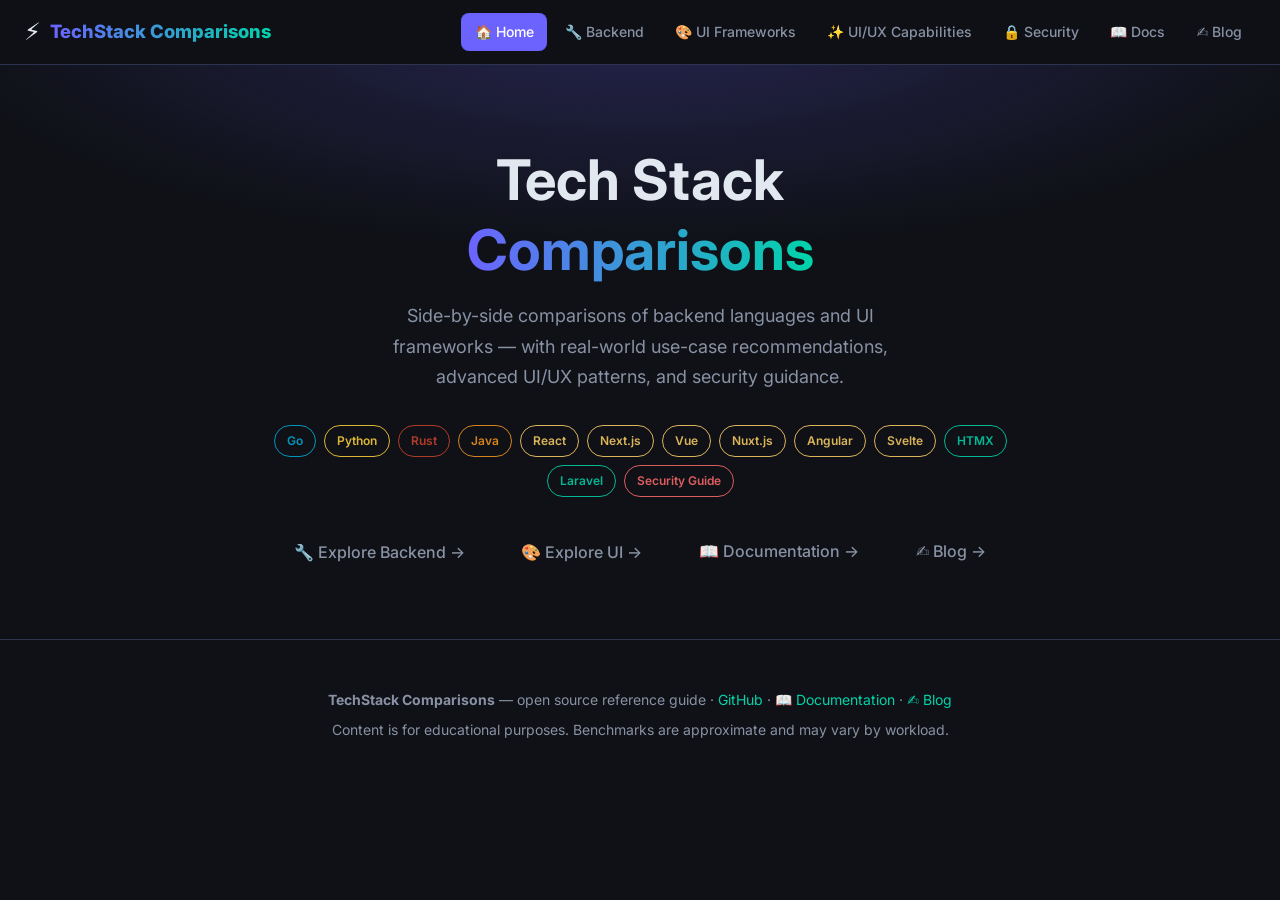
<file: index.html>
<!DOCTYPE html>
<html lang="en">
<head>
  <meta charset="UTF-8" />
  <meta name="viewport" content="width=device-width, initial-scale=1.0" />
  <title>TechStack Comparisons — Go · Python · Rust · Java · UI Frameworks</title>
  <meta name="description" content="Comprehensive comparisons of backend technologies (Go, Python, Rust, Java) and UI frameworks (React, Next.js, Vue, Nuxt.js, Angular, Svelte, HTMX, Laravel, and more) with security and use-case guidance." />
  <link rel="preconnect" href="https://fonts.googleapis.com" />
  <link rel="preconnect" href="https://fonts.gstatic.com" crossorigin />
  <link href="https://fonts.googleapis.com/css2?family=Inter:wght@400;500;600;700;800&family=JetBrains+Mono:wght@400;600&display=swap" rel="stylesheet" />
  <link rel="stylesheet" href="css/styles.css" />
</head>
<body>

<!-- ================================================
     HEADER / NAV
     ================================================ -->
<header id="site-header">
  <div class="header-inner">
    <div class="logo">
      <span class="logo-icon">⚡</span>
      <span>TechStack Comparisons</span>
    </div>

    <button id="nav-toggle" aria-label="Toggle navigation" aria-expanded="false">☰</button>

    <nav id="main-nav" role="navigation">
      <button class="nav-btn active" data-target="home">🏠 Home</button>
      <button class="nav-btn" data-target="backend">🔧 Backend</button>
      <button class="nav-btn" data-target="ui">🎨 UI Frameworks</button>
      <button class="nav-btn" data-target="uiux">✨ UI/UX Capabilities</button>
      <button class="nav-btn" data-target="security">🔒 Security</button>
      <a href="docs.html" class="nav-btn">📖 Docs</a>
      <a href="blog.html" class="nav-btn">✍️ Blog</a>
    </nav>
  </div>
</header>
<div id="nav-overlay" aria-hidden="true"></div>

<!-- ================================================
     HERO
     ================================================ -->
<section id="hero">
  <div class="hero-inner">
    <h1>Tech Stack<br /><span style="background:linear-gradient(90deg,#6c63ff,#00d4aa);-webkit-background-clip:text;-webkit-text-fill-color:transparent;">Comparisons</span></h1>
    <p class="hero-sub">
      Side-by-side comparisons of backend languages and UI frameworks — with real-world use-case recommendations, advanced UI/UX patterns, and security guidance.
    </p>
    <div class="badge-row">
      <span class="badge badge-go">Go</span>
      <span class="badge badge-python">Python</span>
      <span class="badge badge-rust">Rust</span>
      <span class="badge badge-java">Java</span>
      <span class="badge badge-js">React</span>
      <span class="badge badge-js">Next.js</span>
      <span class="badge badge-js">Vue</span>
      <span class="badge badge-js">Nuxt.js</span>
      <span class="badge badge-js">Angular</span>
      <span class="badge badge-js">Svelte</span>
      <span class="badge badge-ui">HTMX</span>
      <span class="badge badge-ui">Laravel</span>
      <span class="badge badge-sec">Security Guide</span>
    </div>
    <div style="margin-top:2rem;display:flex;flex-wrap:wrap;gap:.75rem;justify-content:center;">
      <button class="nav-btn" data-target="backend" style="padding:.6rem 1.4rem;font-size:1rem;">🔧 Explore Backend →</button>
      <button class="nav-btn" data-target="ui" style="padding:.6rem 1.4rem;font-size:1rem;">🎨 Explore UI →</button>
      <a href="docs.html" class="nav-btn" style="padding:.6rem 1.4rem;font-size:1rem;">📖 Documentation →</a>
      <a href="blog.html" class="nav-btn" style="padding:.6rem 1.4rem;font-size:1rem;">✍️ Blog →</a>
    </div>
  </div>
</section>

<!-- ================================================
     SECTION: BACKEND
     ================================================ -->
<section id="backend" class="section">
  <div class="section-header">
    <div class="section-label">Backend Technologies</div>
    <h2>Go vs Python vs Rust vs Java</h2>
    <p>A comprehensive comparison of four modern backend languages — their strengths, trade-offs, and the projects where each one shines.</p>
  </div>

  <!-- Language Cards -->
  <div class="card-grid card-grid-3" style="margin-bottom:2.5rem;">

    <!-- Go -->
    <div class="card go-card">
      <div class="card-icon">🐹</div>
      <h3 style="color:var(--clr-go)">Go (Golang)</h3>
      <p>Designed at Google for simplicity and scalability. Compiled, statically typed, with built-in concurrency.</p>
      <h4>Strengths</h4>
      <ul>
        <li>Extremely fast compile times</li>
        <li>Built-in goroutines &amp; channels for concurrency</li>
        <li>Small, single-binary deployments (great for containers)</li>
        <li>Strong standard library — HTTP, JSON, crypto out of the box</li>
        <li>Low memory footprint at scale</li>
        <li>Simple, readable syntax — easy for teams to adopt</li>
      </ul>
      <h4>Weaknesses</h4>
      <ul>
        <li>Verbose error handling (<code>if err != nil</code>)</li>
        <li>No generics until Go 1.18 (still maturing)</li>
        <li>Smaller ML/data ecosystem than Python</li>
        <li>Less expressive than Rust for systems-level safety</li>
      </ul>
      <div class="tag-row" style="margin-top:.75rem;">
        <span class="tag blue">Concurrency</span>
        <span class="tag green">Cloud-Native</span>
        <span class="tag blue">Microservices</span>
        <span class="tag">CLI Tools</span>
      </div>
    </div>

    <!-- Python -->
    <div class="card python-card">
      <div class="card-icon">🐍</div>
      <h3 style="color:var(--clr-python)">Python</h3>
      <p>The world's most popular language for backend, scripting, data science, and AI/ML workflows.</p>
      <h4>Strengths</h4>
      <ul>
        <li>Massive ecosystem — PyPI hosts 500k+ packages</li>
        <li>Fastest prototyping speed</li>
        <li>Dominant for ML/AI (PyTorch, TensorFlow, scikit-learn)</li>
        <li>Django/FastAPI/Flask for web backends</li>
        <li>Readable, beginner-friendly syntax</li>
        <li>Excellent tooling for data pipelines &amp; automation</li>
      </ul>
      <h4>Weaknesses</h4>
      <ul>
        <li>GIL limits true CPU-bound parallelism</li>
        <li>Slower runtime vs Go/Rust (often 5–20×)</li>
        <li>Dependency hell — <code>requirements.txt</code> drift</li>
        <li>High memory usage in large-scale services</li>
        <li>Dynamic typing leads to runtime errors</li>
      </ul>
      <div class="tag-row" style="margin-top:.75rem;">
        <span class="tag yellow">AI / ML</span>
        <span class="tag yellow">Data Science</span>
        <span class="tag green">Scripting</span>
        <span class="tag">Automation</span>
      </div>
    </div>

    <!-- Rust -->
    <div class="card rust-card">
      <div class="card-icon">🦀</div>
      <h3 style="color:var(--clr-rust)">Rust</h3>
      <p>Systems programming language with memory safety guarantees, blazing-fast performance, and zero-cost abstractions.</p>
      <h4>Strengths</h4>
      <ul>
        <li>Memory safety without garbage collection</li>
        <li>C/C++-comparable performance</li>
        <li>Thread-safety enforced at compile time (fearless concurrency)</li>
        <li>Excellent for WebAssembly (WASM) targets</li>
        <li>Growing web backend ecosystem (Axum, Actix-web)</li>
        <li>Cargo: best-in-class package manager &amp; build system</li>
      </ul>
      <h4>Weaknesses</h4>
      <ul>
        <li>Steep learning curve — borrow checker</li>
        <li>Long compile times for large projects</li>
        <li>Smaller ecosystem &amp; community vs Go/Python</li>
        <li>Slower development velocity for typical CRUD apps</li>
      </ul>
      <div class="tag-row" style="margin-top:.75rem;">
        <span class="tag red">Systems</span>
        <span class="tag red">WASM</span>
        <span class="tag green">Security</span>
        <span class="tag">Embedded</span>
      </div>
    </div>

    <!-- Java -->
    <div class="card java-card">
      <div class="card-icon">☕</div>
      <h3 style="color:var(--clr-java)">Java</h3>
      <p>Battle-tested, enterprise-grade language with a 30-year ecosystem. JVM-based, statically typed, with robust frameworks for large-scale systems.</p>
      <h4>Strengths</h4>
      <ul>
        <li>Massive enterprise ecosystem — Spring, Quarkus, Micronaut</li>
        <li>Strong type system with mature tooling (Maven, Gradle)</li>
        <li>Excellent JVM performance with JIT compilation</li>
        <li>Dominant in banking, fintech, and enterprise software</li>
        <li>Rich standard library and battle-tested frameworks</li>
        <li>GraalVM native image for cloud-native deployments</li>
      </ul>
      <h4>Weaknesses</h4>
      <ul>
        <li>Verbose boilerplate (though modern Java/Lombok help)</li>
        <li>JVM startup time higher than Go/Rust (without GraalVM)</li>
        <li>Higher memory footprint than Go or Rust</li>
        <li>Steep learning curve for Spring ecosystem</li>
      </ul>
      <div class="tag-row" style="margin-top:.75rem;">
        <span class="tag" style="color:var(--clr-java)">Enterprise</span>
        <span class="tag green">Fintech</span>
        <span class="tag blue">Microservices</span>
        <span class="tag">Spring Boot</span>
      </div>
    </div>
  </div>

  <!-- Comparison Table -->
  <h3 style="margin-bottom:1rem;">📊 Feature Comparison Matrix</h3>
  <div class="table-wrap">
    <table>
      <thead>
        <tr>
          <th>Criterion</th>
          <th style="color:var(--clr-go)">🐹 Go</th>
          <th style="color:var(--clr-python)">🐍 Python</th>
          <th style="color:var(--clr-rust)">🦀 Rust</th>
          <th style="color:var(--clr-java)">☕ Java</th>
        </tr>
      </thead>
      <tbody>
        <tr><td>Runtime Performance</td><td><span class="tag blue">Very Fast</span></td><td><span class="tag yellow">Moderate</span></td><td><span class="tag green">Fastest</span></td><td><span class="tag blue">Fast (JIT)</span></td></tr>
        <tr><td>Startup Time</td><td><span class="tag blue">~1ms</span></td><td><span class="tag yellow">~50–200ms</span></td><td><span class="tag green">~0.5ms</span></td><td><span class="tag yellow">~200–500ms (JVM) / ~50ms (native)</span></td></tr>
        <tr><td>Memory Safety</td><td><span class="tag yellow">GC managed</span></td><td><span class="tag yellow">GC managed</span></td><td><span class="tag green">Compile-time</span></td><td><span class="tag yellow">GC managed</span></td></tr>
        <tr><td>Concurrency Model</td><td><span class="tag blue">Goroutines / CSP</span></td><td><span class="tag yellow">asyncio / threads</span></td><td><span class="tag green">async/await + threads</span></td><td><span class="tag blue">Virtual Threads (Java 21+)</span></td></tr>
        <tr><td>Learning Curve</td><td><span class="tag green">Easy–Medium</span></td><td><span class="tag green">Easy</span></td><td><span class="tag red">Hard</span></td><td><span class="tag yellow">Medium–Hard</span></td></tr>
        <tr><td>Ecosystem Maturity</td><td><span class="tag blue">Good</span></td><td><span class="tag green">Excellent</span></td><td><span class="tag yellow">Growing</span></td><td><span class="tag green">Excellent</span></td></tr>
        <tr><td>Docker Image Size</td><td><span class="tag blue">~5–15 MB</span></td><td><span class="tag yellow">~100–400 MB</span></td><td><span class="tag blue">~5–15 MB</span></td><td><span class="tag yellow">~150–400 MB (JVM) / ~50 MB (native)</span></td></tr>
        <tr><td>Build to Binary</td><td><span class="tag blue">Single binary</span></td><td><span class="tag yellow">Interpreter needed</span></td><td><span class="tag blue">Single binary</span></td><td><span class="tag yellow">JVM needed (or GraalVM native)</span></td></tr>
        <tr><td>Type Safety</td><td><span class="tag blue">Static</span></td><td><span class="tag yellow">Dynamic (+ hints)</span></td><td><span class="tag green">Strong static</span></td><td><span class="tag green">Strong static</span></td></tr>
        <tr><td>Error Handling</td><td><span class="tag yellow">Explicit, verbose</span></td><td><span class="tag yellow">Exceptions</span></td><td><span class="tag green">Result&lt;T,E&gt; types</span></td><td><span class="tag yellow">Checked exceptions</span></td></tr>
        <tr><td>WebAssembly Support</td><td><span class="tag yellow">Limited</span></td><td><span class="tag yellow">Pyodide (limited)</span></td><td><span class="tag green">First-class</span></td><td><span class="tag yellow">TeaVM / CheerpJ (limited)</span></td></tr>
        <tr><td>AI / ML Ecosystem</td><td><span class="tag yellow">Limited</span></td><td><span class="tag green">Best-in-class</span></td><td><span class="tag yellow">Growing</span></td><td><span class="tag yellow">DJL, Deeplearning4j</span></td></tr>
        <tr><td>Cloud-Native Fit</td><td><span class="tag green">Excellent</span></td><td><span class="tag blue">Good</span></td><td><span class="tag blue">Good</span></td><td><span class="tag blue">Good (Quarkus/Micronaut)</span></td></tr>
        <tr><td>Dev Velocity (CRUD)</td><td><span class="tag blue">Fast</span></td><td><span class="tag green">Fastest</span></td><td><span class="tag yellow">Slow</span></td><td><span class="tag blue">Fast (Spring Boot)</span></td></tr>
        <tr><td>Security Profile</td><td><span class="tag blue">Good</span></td><td><span class="tag yellow">Moderate</span></td><td><span class="tag green">Excellent</span></td><td><span class="tag blue">Good</span></td></tr>
        <tr><td>Popular Frameworks</td><td>Gin, Echo, Fiber, Chi</td><td>FastAPI, Django, Flask</td><td>Axum, Actix-web, Rocket</td><td>Spring Boot, Quarkus, Micronaut</td></tr>
      </tbody>
    </table>
  </div>

  <!-- Use-case Recommendations -->
  <h3 style="margin:2rem 0 1rem;">🎯 Use-Case Recommendations</h3>
  <div class="card-grid">

    <div class="card go-card">
      <div class="card-icon">🐹</div>
      <h3 style="color:var(--clr-go)">Choose Go when…</h3>
      <ul>
        <li>Building <strong>high-throughput microservices</strong> or APIs</li>
        <li>Writing <strong>cloud-native</strong> tools (Kubernetes, Docker are written in Go)</li>
        <li>Need <strong>fast horizontal scaling</strong> with low memory cost</li>
        <li>Building <strong>CLI tools</strong> or DevOps utilities</li>
        <li>Team wants simple, readable code with fast onboarding</li>
        <li>Creating <strong>service meshes</strong> or network proxies</li>
      </ul>
      <div class="recommend-box" style="margin-top:1rem;">
        <h4>🏢 Real-world examples</h4>
        <p>Kubernetes, Docker, Terraform, Prometheus, Grafana, CockroachDB</p>
      </div>
    </div>

    <div class="card python-card">
      <div class="card-icon">🐍</div>
      <h3 style="color:var(--clr-python)">Choose Python when…</h3>
      <ul>
        <li>Building <strong>AI/ML pipelines</strong> or data science platforms</li>
        <li>Need <strong>rapid prototyping</strong> and iteration speed</li>
        <li>Creating <strong>REST APIs</strong> where performance isn't critical</li>
        <li>Writing <strong>automation scripts</strong> and data processing jobs</li>
        <li>Building <strong>monolithic web apps</strong> with Django</li>
        <li>Team is small or non-specialist</li>
      </ul>
      <div class="recommend-box" style="margin-top:1rem;">
        <h4>🏢 Real-world examples</h4>
        <p>Instagram (Django), Dropbox, OpenAI APIs, Netflix analytics, Spotify recommendations</p>
      </div>
    </div>

    <div class="card rust-card">
      <div class="card-icon">🦀</div>
      <h3 style="color:var(--clr-rust)">Choose Rust when…</h3>
      <ul>
        <li>Building <strong>systems software</strong> — OS, drivers, embedded</li>
        <li>Need <strong>maximum performance</strong> with memory safety</li>
        <li>Targeting <strong>WebAssembly</strong> for browser/edge compute</li>
        <li>Writing <strong>cryptographic</strong> or security-critical code</li>
        <li>Building <strong>game engines</strong> or real-time simulations</li>
        <li>High-throughput <strong>financial systems</strong> with zero GC pauses</li>
      </ul>
      <div class="recommend-box" style="margin-top:1rem;">
        <h4>🏢 Real-world examples</h4>
        <p>Cloudflare Workers (WASM), Firefox (Mozilla), Discord (voice server), Figma (WASM plugin runtime)</p>
      </div>
    </div>

    <div class="card java-card">
      <div class="card-icon">☕</div>
      <h3 style="color:var(--clr-java)">Choose Java when…</h3>
      <ul>
        <li>Building large-scale <strong>enterprise applications</strong> requiring stability</li>
        <li>Working in <strong>banking, fintech, or regulated industries</strong></li>
        <li>Need <strong>mature microservices</strong> with Spring Boot or Quarkus</li>
        <li>Team has strong <strong>Java/JVM expertise</strong> and existing codebase</li>
        <li>Requiring <strong>long-term LTS support</strong> and vendor backing</li>
        <li>Building <strong>event-driven systems</strong> with Kafka integration</li>
      </ul>
      <div class="recommend-box" style="margin-top:1rem;">
        <h4>🏢 Real-world examples</h4>
        <p>LinkedIn (backend services), Uber (trip processing), Netflix (API gateway), Amazon (core services), Airbnb</p>
      </div>
    </div>
  </div>

  <!-- Performance benchmarks visual -->
  <h3 style="margin:2rem 0 1rem;">⚡ Relative Performance Benchmarks</h3>
  <div class="card" style="border-top:none;">
    <p style="margin-bottom:1.25rem;">Approximate relative scores across common backend workloads (higher = better). Based on community benchmarks (TechEmpower, Benchmark Game).</p>

    <div class="matrix">
      <div class="matrix-row">
        <div class="matrix-label">HTTP Throughput</div>
        <div class="matrix-bars">
          <div>
            <div class="score-label"><span style="color:var(--clr-go)">Go</span><span>92%</span></div>
            <div class="score-bar"><div class="score-fill high" style="width:92%"></div></div>
          </div>
          <div>
            <div class="score-label"><span style="color:var(--clr-python)">Python</span><span>38%</span></div>
            <div class="score-bar"><div class="score-fill medium" style="width:38%"></div></div>
          </div>
          <div>
            <div class="score-label"><span style="color:var(--clr-rust)">Rust</span><span>98%</span></div>
            <div class="score-bar"><div class="score-fill high" style="width:98%"></div></div>
          </div>
          <div>
            <div class="score-label"><span style="color:var(--clr-java)">Java</span><span>78%</span></div>
            <div class="score-bar"><div class="score-fill high" style="width:78%"></div></div>
          </div>
        </div>
      </div>
      <div class="matrix-row">
        <div class="matrix-label">Memory Efficiency</div>
        <div class="matrix-bars">
          <div>
            <div class="score-label"><span style="color:var(--clr-go)">Go</span><span>85%</span></div>
            <div class="score-bar"><div class="score-fill high" style="width:85%"></div></div>
          </div>
          <div>
            <div class="score-label"><span style="color:var(--clr-python)">Python</span><span>42%</span></div>
            <div class="score-bar"><div class="score-fill medium" style="width:42%"></div></div>
          </div>
          <div>
            <div class="score-label"><span style="color:var(--clr-rust)">Rust</span><span>97%</span></div>
            <div class="score-bar"><div class="score-fill high" style="width:97%"></div></div>
          </div>
          <div>
            <div class="score-label"><span style="color:var(--clr-java)">Java</span><span>52%</span></div>
            <div class="score-bar"><div class="score-fill medium" style="width:52%"></div></div>
          </div>
        </div>
      </div>
      <div class="matrix-row">
        <div class="matrix-label">Developer Velocity</div>
        <div class="matrix-bars">
          <div>
            <div class="score-label"><span style="color:var(--clr-go)">Go</span><span>78%</span></div>
            <div class="score-bar"><div class="score-fill high" style="width:78%"></div></div>
          </div>
          <div>
            <div class="score-label"><span style="color:var(--clr-python)">Python</span><span>95%</span></div>
            <div class="score-bar"><div class="score-fill high" style="width:95%"></div></div>
          </div>
          <div>
            <div class="score-label"><span style="color:var(--clr-rust)">Rust</span><span>45%</span></div>
            <div class="score-bar"><div class="score-fill medium" style="width:45%"></div></div>
          </div>
          <div>
            <div class="score-label"><span style="color:var(--clr-java)">Java</span><span>70%</span></div>
            <div class="score-bar"><div class="score-fill high" style="width:70%"></div></div>
          </div>
        </div>
      </div>
      <div class="matrix-row">
        <div class="matrix-label">Production Safety</div>
        <div class="matrix-bars">
          <div>
            <div class="score-label"><span style="color:var(--clr-go)">Go</span><span>80%</span></div>
            <div class="score-bar"><div class="score-fill high" style="width:80%"></div></div>
          </div>
          <div>
            <div class="score-label"><span style="color:var(--clr-python)">Python</span><span>60%</span></div>
            <div class="score-bar"><div class="score-fill medium" style="width:60%"></div></div>
          </div>
          <div>
            <div class="score-label"><span style="color:var(--clr-rust)">Rust</span><span>96%</span></div>
            <div class="score-bar"><div class="score-fill high" style="width:96%"></div></div>
          </div>
          <div>
            <div class="score-label"><span style="color:var(--clr-java)">Java</span><span>82%</span></div>
            <div class="score-bar"><div class="score-fill high" style="width:82%"></div></div>
          </div>
        </div>
      </div>
    </div>
  </div>

  <!-- Decision Guide -->
  <div class="callout callout-info" style="margin-top:2rem;">
    <div class="callout-icon">💡</div>
    <div class="callout-body">
      <strong>Quick Decision Guide</strong>
      <p>Shipping an MVP or data-heavy product? Start with <strong>Python</strong>. Building cloud infrastructure, APIs, or DevOps tools? <strong>Go</strong> is the sweet spot. Writing a cryptographic library, game engine, or WebAssembly module? <strong>Rust</strong> is worth the investment. Running a large enterprise with Java expertise or regulated-industry requirements? <strong>Java</strong> (Spring Boot / Quarkus) is the proven choice.</p>
    </div>
  </div>
</section>

<!-- ================================================
     SECTION: UI FRAMEWORKS
     ================================================ -->
<section id="ui" class="section">
  <div class="section-header">
    <div class="section-label">UI Development</div>
    <h2>UI Framework Landscape</h2>
    <p>Comprehensive comparison of JavaScript frameworks, meta-frameworks, HTML-first approaches, server-rendered solutions, and Python UI tools.</p>
  </div>

  <!-- Inner tab group -->
  <div class="inner-tab-group">
    <div class="inner-tabs">
      <button class="inner-tab active" data-panel="panel-js">⚡ JS Frameworks</button>
      <button class="inner-tab" data-panel="panel-meta">🚀 Meta-Frameworks</button>
      <button class="inner-tab" data-panel="panel-htmlfirst">🌐 HTML-first</button>
      <button class="inner-tab" data-panel="panel-server">🖥️ Server-Rendered</button>
      <button class="inner-tab" data-panel="panel-python">🐍 Python UI</button>
      <button class="inner-tab" data-panel="panel-compare">📊 Comparison</button>
    </div>

    <!-- JS Frameworks -->
    <div id="panel-js" class="inner-panel active">
      <div class="card-grid card-grid-3">

        <div class="card js-card">
          <div class="card-icon">⚛️</div>
          <h3>React</h3>
          <p>Meta's component library. The most widely adopted UI framework in the world.</p>
          <h4>Best For</h4>
          <ul>
            <li>Large SPAs &amp; enterprise dashboards</li>
            <li>Apps with rich interactive state</li>
            <li>Teams with large talent pools</li>
            <li>Complex component ecosystems (MUI, Radix, shadcn/ui)</li>
          </ul>
          <h4>Trade-offs</h4>
          <ul>
            <li>Not a full framework — needs bundler, router, state management</li>
            <li>Virtual DOM overhead in extreme cases</li>
            <li>JSX learning curve</li>
            <li>⚠️ Pulls in 800–1,200+ transitive npm packages — huge attack surface</li>
            <li>⚠️ <code>dangerouslySetInnerHTML</code> misuse leads directly to XSS</li>
            <li>⚠️ Version churn — frequent major version releases (v16 → v18 → v19) with breaking changes requiring ongoing migration effort</li>
          </ul>
          <div class="tag-row">
            <span class="tag yellow">Component Library</span>
            <span class="tag green">Huge Ecosystem</span>
            <span class="tag red">High Dep Risk</span>
          </div>
        </div>

        <div class="card js-card">
          <div class="card-icon">💚</div>
          <h3>Vue.js</h3>
          <p>Progressive framework with Options API and Composition API. Gentle learning curve.</p>
          <h4>Best For</h4>
          <ul>
            <li>Teams new to JS frameworks</li>
            <li>Laravel + Vue.js full-stack combos</li>
            <li>Medium complexity SPAs</li>
            <li>Projects valuing clean template syntax</li>
          </ul>
          <h4>Trade-offs</h4>
          <ul>
            <li>Smaller enterprise adoption vs React</li>
            <li>Two API styles can confuse newcomers</li>
            <li>⚠️ <code>v-html</code> directive bypasses auto-escaping — XSS risk if used with user data</li>
            <li>⚠️ npm dependency chain still sizeable — ~600–900 transitive packages typical</li>
          </ul>
          <div class="tag-row">
            <span class="tag green">Easy to Learn</span>
            <span class="tag yellow">Full-stack</span>
            <span class="tag">Progressive</span>
          </div>
        </div>

        <div class="card js-card">
          <div class="card-icon">🅰️</div>
          <h3>Angular</h3>
          <p>Google's opinionated full framework. TypeScript-first, batteries included.</p>
          <h4>Best For</h4>
          <ul>
            <li>Enterprise-grade applications</li>
            <li>Large teams needing strong conventions</li>
            <li>Projects requiring built-in DI, routing, forms</li>
            <li>Long-lived codebases with strict structure</li>
          </ul>
          <h4>Trade-offs</h4>
          <ul>
            <li>High boilerplate &amp; steep learning curve</li>
            <li>Heavier bundle size</li>
            <li>Overkill for small apps</li>
            <li>⚠️ <code>bypassSecurityTrustHtml</code> / <code>bypassSecurityTrustUrl</code> — easy to misuse and open XSS</li>
            <li>⚠️ Still relies on npm — enterprise apps commonly exceed 1,000 transitive packages</li>
          </ul>
          <div class="tag-row">
            <span class="tag red">Enterprise</span>
            <span class="tag blue">TypeScript</span>
            <span class="tag">Full Framework</span>
          </div>
        </div>

        <div class="card js-card">
          <div class="card-icon">🔥</div>
          <h3>Svelte</h3>
          <p>Compiler-first framework — no virtual DOM, ships minimal JS. Excellent performance.</p>
          <h4>Best For</h4>
          <ul>
            <li>Performance-critical web apps</li>
            <li>Projects where bundle size matters</li>
            <li>Developers who dislike boilerplate</li>
            <li>Interactive data visualizations</li>
          </ul>
          <h4>Trade-offs</h4>
          <ul>
            <li>Smaller ecosystem than React/Vue</li>
            <li>Less talent availability</li>
            <li>SvelteKit still maturing</li>
            <li>⚠️ <code>{@html}</code> directive bypasses escaping — XSS risk with untrusted content</li>
            <li>⚠️ Smaller ecosystem means less community security scrutiny on packages</li>
          </ul>
          <div class="tag-row">
            <span class="tag green">No Virtual DOM</span>
            <span class="tag green">Tiny Bundle</span>
            <span class="tag">Compiler</span>
          </div>
        </div>

        <div class="card js-card">
          <div class="card-icon">💎</div>
          <h3>Solid.js</h3>
          <p>Fine-grained reactivity without VDOM. React-like syntax with Svelte-like performance.</p>
          <h4>Best For</h4>
          <ul>
            <li>High-performance reactive UIs</li>
            <li>Developers familiar with React wanting more speed</li>
            <li>Real-time dashboards &amp; games</li>
          </ul>
          <h4>Trade-offs</h4>
          <ul>
            <li>Small community &amp; ecosystem</li>
            <li>Reactivity model differs from React</li>
            <li>⚠️ Niche ecosystem — less security auditing of available packages</li>
          </ul>
          <div class="tag-row">
            <span class="tag green">Fine-grained Reactivity</span>
            <span class="tag yellow">Niche</span>
          </div>
        </div>

        <div class="card js-card">
          <div class="card-icon">🌊</div>
          <h3>Alpine.js</h3>
          <p>Lightweight reactive framework. Works with existing HTML — no build step needed.</p>
          <h4>Best For</h4>
          <ul>
            <li>Adding interactivity to server-rendered HTML</li>
            <li>Django, Laravel, Rails templates</li>
            <li>Minimal JS projects</li>
          </ul>
          <h4>Trade-offs</h4>
          <ul>
            <li>Not suitable for complex SPAs</li>
            <li>Limited component model</li>
          </ul>
          <div class="tag-row">
            <span class="tag green">No Build Step</span>
            <span class="tag blue">Server Complement</span>
          </div>
        </div>

      </div>
    </div>

    <!-- Meta-Frameworks -->
    <div id="panel-meta" class="inner-panel">
      <div class="card-grid card-grid-3">

        <div class="card accent-card">
          <div class="card-icon">▲</div>
          <h3>Next.js</h3>
          <p>React meta-framework by Vercel. Industry standard for production React apps.</p>
          <h4>Key Features</h4>
          <ul>
            <li>App Router with React Server Components</li>
            <li>SSR, SSG, ISR, and Edge rendering</li>
            <li>Built-in image optimization &amp; font loading</li>
            <li>API Routes / Route Handlers</li>
            <li>Excellent TypeScript support</li>
          </ul>
          <h4>Trade-offs &amp; Risks</h4>
          <ul>
            <li>⚠️ Strong Vercel vendor lock-in for advanced features</li>
            <li>⚠️ Inherits React's full npm dependency tree — 900–1,200+ transitive packages</li>
            <li>⚠️ Server Actions introduce server-side vulnerabilities if not validated (CVE-2024-34351)</li>
            <li>⚠️ App Router complexity increases attack surface for misconfigured cache/auth</li>
          </ul>
          <div class="tag-row">
            <span class="tag green">SSR + SSG</span>
            <span class="tag">Edge Ready</span>
            <span class="tag blue">Full-stack</span>
            <span class="tag red">High Dep Risk</span>
          </div>
        </div>

        <div class="card accent-card">
          <div class="card-icon">🟢</div>
          <h3>Nuxt.js</h3>
          <p>Vue.js meta-framework. The Vue equivalent of Next.js.</p>
          <h4>Key Features</h4>
          <ul>
            <li>Universal rendering (SSR, SSG, SPA)</li>
            <li>Auto-imports for composables &amp; components</li>
            <li>Layers system for modular apps</li>
            <li>Nitro server engine</li>
          </ul>
          <h4>Trade-offs &amp; Risks</h4>
          <ul>
            <li>⚠️ Auto-imports can obscure the dependency graph — harder to audit</li>
            <li>⚠️ npm dependency chain — ~700–1,000 transitive packages typical</li>
            <li>⚠️ Server-side rendering adds node.js exposure to injection if inputs aren't sanitized</li>
          </ul>
          <div class="tag-row">
            <span class="tag green">SSR + SSG</span>
            <span class="tag yellow">Vue Ecosystem</span>
            <span class="tag red">Medium-High Dep Risk</span>
          </div>
        </div>

        <div class="card accent-card">
          <div class="card-icon">🔷</div>
          <h3>SvelteKit</h3>
          <p>Full-stack Svelte framework with file-based routing and adapters.</p>
          <h4>Key Features</h4>
          <ul>
            <li>Zero-JS by default pages possible</li>
            <li>Adapters for Vercel, Cloudflare, Node, and more</li>
            <li>Progressive enhancement built-in</li>
            <li>Load functions for data fetching</li>
          </ul>
          <h4>Trade-offs &amp; Risks</h4>
          <ul>
            <li>⚠️ Still npm-based — runtime dependency risk at build time</li>
            <li>⚠️ Smaller community → fewer eyes on security issues</li>
            <li>⚠️ Ships less client JS than React/Vue, reducing XSS attack surface — but adding framework islands reintroduces that risk</li>
          </ul>
          <div class="tag-row">
            <span class="tag green">Minimal JS</span>
            <span class="tag">Adapters</span>
          </div>
        </div>

        <div class="card accent-card">
          <div class="card-icon">🔵</div>
          <h3>Remix</h3>
          <p>Full-stack React framework focused on web fundamentals and progressive enhancement.</p>
          <h4>Key Features</h4>
          <ul>
            <li>Nested routes with parallel data loading</li>
            <li>Form actions using native web APIs</li>
            <li>Works without JavaScript (progressive enhancement)</li>
            <li>Edge-first architecture</li>
          </ul>
          <h4>Trade-offs &amp; Risks</h4>
          <ul>
            <li>⚠️ React-based — inherits npm dependency risk</li>
            <li>⚠️ Merging with React Router adds migration uncertainty</li>
            <li>⚠️ Loader functions must validate and sanitize inputs to prevent injection</li>
          </ul>
          <div class="tag-row">
            <span class="tag blue">Web Standards</span>
            <span class="tag green">Progressive</span>
          </div>
        </div>

        <div class="card accent-card">
          <div class="card-icon">🌟</div>
          <h3>Astro</h3>
          <p>Content-focused framework. Ships zero JS by default, use any UI framework via Islands.</p>
          <h4>Key Features</h4>
          <ul>
            <li>Islands Architecture — partial hydration</li>
            <li>Supports React, Vue, Svelte, Solid simultaneously</li>
            <li>Best for content sites, blogs, docs, marketing</li>
            <li>View Transitions API built-in</li>
          </ul>
          <h4>Trade-offs &amp; Risks</h4>
          <ul>
            <li>⚠️ Adding framework islands (React/Vue) brings their full npm dependency trees and XSS risks</li>
            <li>⚠️ Build-time dependencies still subject to supply-chain risk despite zero runtime JS default</li>
            <li>⚠️ Zero JS default limits rich interactivity — islands pattern required for dynamic components</li>
          </ul>
          <div class="tag-row">
            <span class="tag green">Zero JS Default</span>
            <span class="tag">Content Sites</span>
            <span class="tag blue">Islands</span>
          </div>
        </div>

        <div class="card accent-card">
          <div class="card-icon">⚡</div>
          <h3>Vite + Vanilla / Lit</h3>
          <p>Use Vite's lightning-fast build tool with Web Components (Lit) or vanilla JS.</p>
          <h4>Key Features</h4>
          <ul>
            <li>No framework overhead</li>
            <li>Web Components are browser-native</li>
            <li>Lit adds minimal reactivity to web components</li>
            <li>Great for component libraries</li>
          </ul>
          <div class="tag-row">
            <span class="tag green">Web Standards</span>
            <span class="tag yellow">Minimal</span>
          </div>
        </div>

      </div>
    </div>

    <!-- HTML-First -->
    <div id="panel-htmlfirst" class="inner-panel">
      <div class="card-grid">

        <div class="card ui-card">
          <div class="card-icon">💧</div>
          <h3>HTMX</h3>
          <p>Extends HTML with AJAX, WebSockets, and server-sent events via attributes. No JS framework required.</p>
          <h4>Core Philosophy</h4>
          <ul>
            <li>Hypermedia as the engine of application state (HATEOAS)</li>
            <li><code>hx-get</code>, <code>hx-post</code>, <code>hx-swap</code> attributes on any element</li>
            <li>Server returns HTML fragments — not JSON</li>
            <li>Works with any backend (Go, Python, Rust, PHP…)</li>
          </ul>
          <h4>Best For</h4>
          <ul>
            <li>Server-rendered apps that need dynamic updates</li>
            <li>Django / FastAPI / Rails / Go backends</li>
            <li>Reducing JavaScript complexity</li>
            <li>Teams that prefer backend-centric development</li>
          </ul>
          <h4>Example</h4>
          <code style="display:block;padding:.75rem;margin-top:.5rem;font-size:.8rem;background:var(--clr-surface);border-radius:8px;line-height:1.6;">&lt;button hx-get="/api/data"<br />  hx-target="#result"<br />  hx-swap="innerHTML"&gt;<br />  Load Data<br />&lt;/button&gt;</code>
          <div class="tag-row">
            <span class="tag green">No JS Framework</span>
            <span class="tag blue">Hypermedia</span>
            <span class="tag">SSR Friendly</span>
          </div>
        </div>

        <div class="card ui-card">
          <div class="card-icon">🎯</div>
          <h3>HTML + CSS (Vanilla)</h3>
          <p>The baseline. Modern HTML5 &amp; CSS3 are more capable than most developers realize.</p>
          <h4>Modern CSS Capabilities</h4>
          <ul>
            <li>CSS Grid &amp; Flexbox for complex layouts</li>
            <li>CSS Custom Properties (variables) for theming</li>
            <li>CSS animations, transitions, @keyframes</li>
            <li><code>:has()</code>, <code>:is()</code>, <code>:where()</code> powerful selectors</li>
            <li>CSS Layers (<code>@layer</code>) for specificity management</li>
            <li>Container Queries for component-level responsiveness</li>
            <li>CSS Nesting (now native!)</li>
          </ul>
          <h4>Best For</h4>
          <ul>
            <li>Static sites &amp; landing pages</li>
            <li>Projects where simplicity &gt; features</li>
            <li>Performance-critical pages</li>
          </ul>
          <div class="tag-row">
            <span class="tag green">Zero Dependencies</span>
            <span class="tag blue">Web Standard</span>
          </div>
        </div>

        <div class="card ui-card">
          <div class="card-icon">🌬️</div>
          <h3>Tailwind CSS</h3>
          <p>Utility-first CSS framework. Compose designs directly in markup — no CSS files needed.</p>
          <h4>Key Advantages</h4>
          <ul>
            <li>Design system built in (spacing, colors, typography)</li>
            <li>JIT compiler produces tiny production bundles</li>
            <li>Excellent IDE support with IntelliSense</li>
            <li>Pairs well with any framework or vanilla HTML</li>
          </ul>
          <h4>Best For</h4>
          <ul>
            <li>Any project type — widely adopted</li>
            <li>Teams that want consistent design tokens</li>
            <li>Rapid UI development</li>
          </ul>
          <div class="tag-row">
            <span class="tag yellow">Utility-first</span>
            <span class="tag green">Design System</span>
          </div>
        </div>

        <div class="card ui-card">
          <div class="card-icon">🌀</div>
          <h3>Turbo (Hotwire)</h3>
          <p>Rails' approach to modern web UX without SPAs. Turbo Drive, Frames, and Streams.</p>
          <h4>Key Features</h4>
          <ul>
            <li>Turbo Drive: intercepts link clicks for SPA feel</li>
            <li>Turbo Frames: partial page updates</li>
            <li>Turbo Streams: real-time server-pushed updates (WebSocket)</li>
            <li>Stimulus.js: lightweight JS for sprinkles</li>
          </ul>
          <h4>Best For</h4>
          <ul>
            <li>Ruby on Rails apps</li>
            <li>Server-rendered apps wanting reactive UX</li>
          </ul>
          <div class="tag-row">
            <span class="tag blue">Rails Ecosystem</span>
            <span class="tag green">Server-driven</span>
          </div>
        </div>

      </div>
    </div>

    <!-- Server-Rendered -->
    <div id="panel-server" class="inner-panel">
      <div class="card-grid">

        <div class="card accent-card">
          <div class="card-icon">🐘</div>
          <h3>Laravel / Blade</h3>
          <p>PHP's premier full-stack framework. Blade templating, Eloquent ORM, and a rich ecosystem.</p>
          <h4>Key Features</h4>
          <ul>
            <li>Blade templates with components &amp; slots</li>
            <li>Livewire — reactive components without writing JS</li>
            <li>Inertia.js — use Vue/React as Laravel views</li>
            <li>Excellent Auth scaffolding (Laravel Breeze / Fortify)</li>
            <li>Queues, Events, Notifications built-in</li>
          </ul>
          <h4>Best For</h4>
          <ul>
            <li>Traditional web applications &amp; CMSes</li>
            <li>E-commerce sites</li>
            <li>Small-to-medium SaaS products</li>
          </ul>
          <div class="tag-row">
            <span class="tag blue">PHP</span>
            <span class="tag green">Full-Stack</span>
            <span class="tag">Livewire</span>
          </div>
        </div>

        <div class="card accent-card">
          <div class="card-icon">🏗️</div>
          <h3>Django Templates</h3>
          <p>Python's batteries-included web framework with a powerful template engine and built-in admin.</p>
          <h4>Key Features</h4>
          <ul>
            <li>Django Template Language (DTL) — safe by default (auto-escaping)</li>
            <li>Template inheritance with <code>{% extends %}</code></li>
            <li>django-htmx for modern interactivity</li>
            <li>Built-in admin panel (often replaces bespoke dashboards)</li>
          </ul>
          <h4>Best For</h4>
          <ul>
            <li>Content management systems</li>
            <li>Data-rich admin dashboards</li>
            <li>Python-native organizations</li>
          </ul>
          <div class="tag-row">
            <span class="tag yellow">Python</span>
            <span class="tag green">Auto-escaped</span>
          </div>
        </div>

        <div class="card accent-card">
          <div class="card-icon">🦅</div>
          <h3>Ruby on Rails / ERB</h3>
          <p>Convention-over-configuration MVC framework with embedded Ruby templates.</p>
          <h4>Key Features</h4>
          <ul>
            <li>Scaffolding generates CRUD in seconds</li>
            <li>Hotwire (Turbo + Stimulus) for reactive UI</li>
            <li>ActionCable for WebSockets</li>
            <li>Sensible defaults &amp; fast iteration</li>
          </ul>
          <div class="tag-row">
            <span class="tag red">Ruby</span>
            <span class="tag green">Convention</span>
          </div>
        </div>

        <div class="card accent-card">
          <div class="card-icon">🎯</div>
          <h3>Go + Templ / html/template</h3>
          <p>Server-side HTML rendering in Go with type-safe templates.</p>
          <h4>Key Features</h4>
          <ul>
            <li><code>templ</code> — Go component library with compile-time safety</li>
            <li>Built-in <code>html/template</code> auto-escapes HTML</li>
            <li>HTMX pairs perfectly for interactive UX</li>
            <li>Single binary with embedded templates</li>
          </ul>
          <div class="tag-row">
            <span class="tag blue">Go</span>
            <span class="tag green">Type-safe</span>
            <span class="tag">Single Binary</span>
          </div>
        </div>

      </div>
    </div>

    <!-- Python UI -->
    <div id="panel-python" class="inner-panel">
      <div class="card-grid">

        <div class="card python-card">
          <div class="card-icon">🎈</div>
          <h3>Streamlit</h3>
          <p>Turn Python scripts into interactive web apps in minutes. No HTML/CSS/JS required.</p>
          <h4>Best For</h4>
          <ul>
            <li>ML model demos &amp; data apps</li>
            <li>Internal analytics dashboards</li>
            <li>Rapid prototyping for data scientists</li>
            <li>A/B testing tools &amp; experiment tracking</li>
          </ul>
          <h4>Limitations</h4>
          <ul>
            <li>Full page re-runs on every interaction</li>
            <li>Limited layout control vs custom HTML</li>
            <li>Not suitable for complex multi-page apps at scale</li>
          </ul>
          <div class="tag-row">
            <span class="tag yellow">Data Apps</span>
            <span class="tag green">No JS Needed</span>
            <span class="tag">ML Demos</span>
          </div>
        </div>

        <div class="card python-card">
          <div class="card-icon">📊</div>
          <h3>Dash (Plotly)</h3>
          <p>Python framework for analytical web apps and interactive dashboards.</p>
          <h4>Best For</h4>
          <ul>
            <li>Complex analytical dashboards with Plotly charts</li>
            <li>Financial data visualization</li>
            <li>Scientific &amp; engineering tools</li>
          </ul>
          <h4>Limitations</h4>
          <ul>
            <li>Steeper learning curve than Streamlit</li>
            <li>Verbose callback model</li>
          </ul>
          <div class="tag-row">
            <span class="tag yellow">Analytics</span>
            <span class="tag blue">Charts</span>
          </div>
        </div>

        <div class="card python-card">
          <div class="card-icon">🔮</div>
          <h3>Gradio</h3>
          <p>Build ML demos with a Python API. Share via HuggingFace Spaces.</p>
          <h4>Best For</h4>
          <ul>
            <li>Quickly demoing ML/AI models</li>
            <li>Image, audio, text processing demos</li>
            <li>HuggingFace ecosystem</li>
          </ul>
          <div class="tag-row">
            <span class="tag green">ML Demos</span>
            <span class="tag yellow">HuggingFace</span>
          </div>
        </div>

        <div class="card python-card">
          <div class="card-icon">⚡</div>
          <h3>Panel (HoloViz)</h3>
          <p>High-level app &amp; dashboarding solution for Python data tools.</p>
          <h4>Best For</h4>
          <ul>
            <li>Scientific dashboards with Bokeh/Matplotlib</li>
            <li>Jupyter-native interactive apps</li>
            <li>Complex widget-based UIs</li>
          </ul>
          <div class="tag-row">
            <span class="tag yellow">Scientific</span>
            <span class="tag blue">Jupyter</span>
          </div>
        </div>

        <div class="card python-card">
          <div class="card-icon">🌸</div>
          <h3>Reflex (Pynecone)</h3>
          <p>Full-stack web apps in pure Python — compiled to React on the frontend.</p>
          <h4>Best For</h4>
          <ul>
            <li>Python-only teams building web apps</li>
            <li>Apps needing complex state management</li>
            <li>Replacing Flask/Django for internal tools</li>
          </ul>
          <div class="tag-row">
            <span class="tag green">Pure Python</span>
            <span class="tag yellow">React Compiled</span>
          </div>
        </div>

        <div class="card python-card">
          <div class="card-icon">🖼️</div>
          <h3>NiceGUI</h3>
          <p>Python UI framework based on Vue.js &amp; Quasar. Runs in browser or desktop.</p>
          <h4>Best For</h4>
          <ul>
            <li>Internal tooling &amp; control panels</li>
            <li>IoT &amp; hardware dashboards</li>
            <li>Quick desktop-like apps</li>
          </ul>
          <div class="tag-row">
            <span class="tag blue">Vue-based</span>
            <span class="tag">Desktop + Web</span>
          </div>
        </div>

      </div>
    </div>

    <!-- Comparison Table -->
    <div id="panel-compare" class="inner-panel">
      <div class="table-wrap">
        <table>
          <thead>
            <tr>
              <th>Framework</th>
              <th>Type</th>
              <th>Learning Curve</th>
              <th>Bundle Size</th>
              <th>Rendering</th>
              <th>Best Use Case</th>
              <th>Dependency Risk</th>
            </tr>
          </thead>
          <tbody>
            <tr><td>React</td><td>Component library</td><td>Medium</td><td>~40KB (core)</td><td>CSR / SSR (Next)</td><td>Large SPAs, dashboards</td><td><span class="tag red">High (800–1,200+ transitive deps)</span></td></tr>
            <tr><td>Vue.js</td><td>Progressive framework</td><td>Easy</td><td>~35KB</td><td>CSR / SSR (Nuxt)</td><td>Medium apps, Laravel integration</td><td><span class="tag yellow">Medium (600–900 transitive deps)</span></td></tr>
            <tr><td>Angular</td><td>Full framework</td><td>Hard</td><td>~130KB+</td><td>CSR / SSR</td><td>Enterprise apps</td><td><span class="tag yellow">Medium-High (npm ecosystem)</span></td></tr>
            <tr><td>Svelte</td><td>Compiler</td><td>Easy–Medium</td><td>~5KB</td><td>CSR / SSR (Kit)</td><td>Perf-critical apps</td><td><span class="tag green">Low (build-time only, minimal runtime)</span></td></tr>
            <tr><td>Next.js</td><td>Meta-framework</td><td>Medium</td><td>Varies</td><td>SSR, SSG, ISR, Edge</td><td>Production React apps</td><td><span class="tag red">High (inherits React tree + Vercel deps)</span></td></tr>
            <tr><td>Nuxt.js</td><td>Meta-framework</td><td>Medium</td><td>Varies</td><td>SSR, SSG</td><td>Production Vue apps</td><td><span class="tag yellow">Medium-High (Vue + Nitro deps)</span></td></tr>
            <tr><td>Astro</td><td>SSG + Islands</td><td>Easy</td><td>~0KB JS default</td><td>SSG, SSR optional</td><td>Content sites, docs</td><td><span class="tag green">Very Low (build-time, no client deps)</span></td></tr>
            <tr><td>HTMX</td><td>HTML extension</td><td>Easy</td><td>~14KB</td><td>Server-driven HTML</td><td>Server-first with interactivity</td><td><span class="tag green">Minimal (single file, no npm)</span></td></tr>
            <tr><td>Alpine.js</td><td>Minimal reactive</td><td>Easy</td><td>~15KB</td><td>CSR on server HTML</td><td>Sprinkles on server pages</td><td><span class="tag green">Minimal (single file, no npm)</span></td></tr>
            <tr><td>Laravel/Blade</td><td>PHP MVC</td><td>Medium</td><td>N/A (server)</td><td>SSR</td><td>PHP web apps</td><td><span class="tag yellow">Composer-managed</span></td></tr>
            <tr><td>Streamlit</td><td>Python web app</td><td>Very Easy</td><td>N/A</td><td>SSR (Python)</td><td>Data / ML demos</td><td><span class="tag yellow">Pip-managed</span></td></tr>
            <tr><td>Tailwind CSS</td><td>CSS utility</td><td>Easy</td><td>~5–20KB purged</td><td>Any</td><td>Any project</td><td><span class="tag green">Very Low</span></td></tr>
          </tbody>
        </table>
      </div>

      <div class="callout callout-good" style="margin-top:1.5rem;">
        <div class="callout-icon">🏆</div>
        <div class="callout-body">
          <strong>Recommended Stack Combinations</strong>
          <ul style="margin-top:.5rem;">
            <li><strong>SaaS Product:</strong> Next.js + Tailwind + shadcn/ui + Prisma + PostgreSQL</li>
            <li><strong>Content / Blog:</strong> Astro + Tailwind (zero JS shipping)</li>
            <li><strong>ML Dashboard:</strong> FastAPI (Python backend) + HTMX or Streamlit</li>
            <li><strong>Enterprise App:</strong> Angular + NgRx + Angular Material</li>
            <li><strong>Server-first PHP:</strong> Laravel + Livewire + Alpine.js</li>
            <li><strong>Real-time App:</strong> SvelteKit + WebSockets or Remix + Turbo Streams</li>
          </ul>
        </div>
      </div>
    </div>
  </div>
</section>

<!-- ================================================
     SECTION: ADVANCED UI/UX CAPABILITIES
     ================================================ -->
<section id="uiux" class="section">
  <div class="section-header">
    <div class="section-label">Advanced UI/UX</div>
    <h2>Advanced Web App UI/UX Capabilities</h2>
    <p>A guide to the most impactful advanced UI/UX techniques that distinguish great web applications from average ones.</p>
  </div>

  <div class="inner-tab-group">
    <div class="inner-tabs">
      <button class="inner-tab active" data-panel="uiux-perf">⚡ Performance</button>
      <button class="inner-tab" data-panel="uiux-motion">🎬 Animation &amp; Motion</button>
      <button class="inner-tab" data-panel="uiux-realtime">📡 Real-time</button>
      <button class="inner-tab" data-panel="uiux-a11y">♿ Accessibility</button>
      <button class="inner-tab" data-panel="uiux-design">🎨 Design Patterns</button>
      <button class="inner-tab" data-panel="uiux-arch">🏛️ Architecture</button>
    </div>

    <!-- Performance -->
    <div id="uiux-perf" class="inner-panel active">
      <div class="card-grid">
        <div class="card accent-card">
          <div class="card-icon">🖼️</div>
          <h3>Code Splitting &amp; Lazy Loading</h3>
          <p>Only load what users need, when they need it.</p>
          <ul>
            <li>Route-level splitting (Next.js, React.lazy)</li>
            <li>Component-level dynamic imports</li>
            <li>Intersection Observer for image lazy loading</li>
            <li>Prefetching on hover for instant navigation</li>
          </ul>
          <div class="tag-row"><span class="tag green">Core Web Vitals</span><span class="tag">LCP</span></div>
        </div>

        <div class="card accent-card">
          <div class="card-icon">💾</div>
          <h3>Caching &amp; Stale-While-Revalidate</h3>
          <p>Advanced caching strategies for instant perceived performance.</p>
          <ul>
            <li>Service Worker cache strategies (Cache-first, Network-first)</li>
            <li>React Query / SWR for server state caching</li>
            <li>HTTP Cache-Control headers and ETags</li>
            <li>ISR (Incremental Static Regeneration) in Next.js</li>
            <li>CDN edge caching for global low latency</li>
          </ul>
          <div class="tag-row"><span class="tag green">Offline Support</span><span class="tag blue">Edge</span></div>
        </div>

        <div class="card accent-card">
          <div class="card-icon">📦</div>
          <h3>Optimistic UI Updates</h3>
          <p>Update the UI before the server confirms — makes apps feel instant.</p>
          <ul>
            <li>React Query optimistic mutations</li>
            <li>SWR optimistic updates</li>
            <li>HTMX swap after confirmation with rollback</li>
            <li>Zustand / Jotai local state for instant feedback</li>
          </ul>
          <div class="tag-row"><span class="tag blue">UX</span><span class="tag green">Perceived Performance</span></div>
        </div>

        <div class="card accent-card">
          <div class="card-icon">🖼️</div>
          <h3>Image &amp; Media Optimization</h3>
          <p>Images are the #1 cause of poor LCP scores.</p>
          <ul>
            <li>Next.js <code>&lt;Image&gt;</code> with WebP/AVIF conversion</li>
            <li>Blur-up placeholder (LQIP technique)</li>
            <li>Responsive <code>srcset</code> and <code>sizes</code></li>
            <li>Videos: autoplay, muted, lazy, poster frames</li>
          </ul>
          <div class="tag-row"><span class="tag green">LCP</span><span class="tag">WebP/AVIF</span></div>
        </div>

        <div class="card accent-card">
          <div class="card-icon">🧮</div>
          <h3>Virtual Lists &amp; Windowing</h3>
          <p>Render thousands of rows with smooth scrolling.</p>
          <ul>
            <li>react-virtual / @tanstack/virtual</li>
            <li>Windowing renders only visible items</li>
            <li>Reduces DOM nodes from thousands to ~50</li>
            <li>Critical for large tables, feeds, and lists</li>
          </ul>
          <div class="tag-row"><span class="tag blue">Performance</span><span class="tag">Large Data</span></div>
        </div>

        <div class="card accent-card">
          <div class="card-icon">🏎️</div>
          <h3>Web Workers &amp; Offloaded Computation</h3>
          <p>Move heavy computation off the main thread.</p>
          <ul>
            <li>Web Workers for CPU-intensive calculations</li>
            <li>Comlink for clean worker communication</li>
            <li>WASM modules for performance-critical code</li>
            <li>SharedArrayBuffer for zero-copy data transfer</li>
          </ul>
          <div class="tag-row"><span class="tag green">Non-blocking UI</span><span class="tag red">WASM</span></div>
        </div>
      </div>
    </div>

    <!-- Animation & Motion -->
    <div id="uiux-motion" class="inner-panel">
      <div class="card-grid">

        <div class="card ui-card">
          <div class="card-icon">🎬</div>
          <h3>Framer Motion (React)</h3>
          <p>Production-ready animation library for React with a declarative API.</p>
          <ul>
            <li>Layout animations with <code>layout</code> prop</li>
            <li>Gesture animations (drag, tap, hover)</li>
            <li>AnimatePresence for exit animations</li>
            <li>Scroll-driven animations with <code>useScroll</code></li>
            <li>Shared layout transitions between routes</li>
          </ul>
          <div class="tag-row"><span class="tag yellow">React</span><span class="tag green">Declarative</span></div>
        </div>

        <div class="card ui-card">
          <div class="card-icon">🌀</div>
          <h3>CSS View Transitions API</h3>
          <p>Native browser API for smooth page and element transitions — no JS library needed.</p>
          <ul>
            <li><code>document.startViewTransition()</code> API</li>
            <li>Animate between different DOM states natively</li>
            <li>Astro &amp; SvelteKit have built-in support</li>
            <li>Morphs elements that share <code>view-transition-name</code></li>
          </ul>
          <div class="tag-row"><span class="tag green">Native API</span><span class="tag blue">Zero JS</span></div>
        </div>

        <div class="card ui-card">
          <div class="card-icon">✨</div>
          <h3>Scroll-driven Animations</h3>
          <p>Tie animation progress to scroll position — now native in CSS.</p>
          <ul>
            <li>CSS <code>animation-timeline: scroll()</code></li>
            <li>CSS <code>animation-timeline: view()</code> for element visibility</li>
            <li>Intersection Observer fallback for older browsers</li>
            <li>GSAP ScrollTrigger for complex sequences</li>
          </ul>
          <div class="tag-row"><span class="tag green">CSS Native</span><span class="tag">GSAP</span></div>
        </div>

        <div class="card ui-card">
          <div class="card-icon">📐</div>
          <h3>Micro-interactions</h3>
          <p>Small, purposeful animations that give users immediate feedback.</p>
          <ul>
            <li>Button press scale transforms (<code>scale: 0.97</code>)</li>
            <li>Loading spinners &amp; skeleton screens</li>
            <li>Toast notification slide-ins</li>
            <li>Form field validation shake / success pulse</li>
            <li>Reduced motion preference (<code>prefers-reduced-motion</code>)</li>
          </ul>
          <div class="tag-row"><span class="tag blue">UX</span><span class="tag green">Feedback</span></div>
        </div>

        <div class="card ui-card">
          <div class="card-icon">🎭</div>
          <h3>Three.js / WebGL / R3F</h3>
          <p>3D graphics and immersive experiences in the browser.</p>
          <ul>
            <li>React Three Fiber (R3F) — Three.js in React</li>
            <li>3D product configurators &amp; showcases</li>
            <li>Data visualization in 3D</li>
            <li>Interactive hero sections &amp; backgrounds</li>
          </ul>
          <div class="tag-row"><span class="tag red">3D</span><span class="tag yellow">WebGL</span></div>
        </div>

        <div class="card ui-card">
          <div class="card-icon">🎪</div>
          <h3>GSAP (GreenSock)</h3>
          <p>The professional-grade animation library powering award-winning websites.</p>
          <ul>
            <li>Timeline-based animation sequencing</li>
            <li>Morphing SVG paths</li>
            <li>Text scramble &amp; split-text effects</li>
            <li>Works with any framework or vanilla JS</li>
          </ul>
          <div class="tag-row"><span class="tag green">Framework Agnostic</span><span class="tag blue">Professional</span></div>
        </div>
      </div>
    </div>

    <!-- Real-time -->
    <div id="uiux-realtime" class="inner-panel">
      <div class="card-grid">

        <div class="card accent-card">
          <div class="card-icon">📡</div>
          <h3>WebSockets</h3>
          <p>Full-duplex communication for truly real-time applications.</p>
          <ul>
            <li>Chat applications, collaborative editing</li>
            <li>Live dashboards and trading apps</li>
            <li>Multiplayer games</li>
            <li>Libraries: Socket.io, native WebSocket API</li>
            <li>Go: gorilla/websocket, nhooyr.io/websocket</li>
            <li>Rust: tokio-tungstenite, Axum WebSocket handler</li>
          </ul>
          <div class="tag-row"><span class="tag blue">Full-Duplex</span><span class="tag green">Real-time</span></div>
        </div>

        <div class="card accent-card">
          <div class="card-icon">📻</div>
          <h3>Server-Sent Events (SSE)</h3>
          <p>One-way server push over HTTP. Simpler than WebSockets for many use cases.</p>
          <ul>
            <li>Live notifications &amp; activity feeds</li>
            <li>AI streaming responses (ChatGPT-style)</li>
            <li>Progress updates for long-running tasks</li>
            <li>Automatic reconnection built-in</li>
            <li>HTMX <code>hx-ext="sse"</code> for easy integration</li>
          </ul>
          <div class="tag-row"><span class="tag blue">SSE</span><span class="tag green">AI Streaming</span></div>
        </div>

        <div class="card accent-card">
          <div class="card-icon">🔄</div>
          <h3>Optimistic Updates + Sync</h3>
          <p>Local-first architecture with background sync for offline-capable apps.</p>
          <ul>
            <li>IndexedDB for client-side persistence</li>
            <li>Background Sync API (Service Worker)</li>
            <li>CRDTs for conflict-free collaborative editing</li>
            <li>Libraries: Yjs, Automerge for real-time collaboration</li>
          </ul>
          <div class="tag-row"><span class="tag green">Offline</span><span class="tag blue">Collaboration</span></div>
        </div>

        <div class="card accent-card">
          <div class="card-icon">⚡</div>
          <h3>tRPC + React Query</h3>
          <p>End-to-end typesafe API calls with automatic caching and synchronization.</p>
          <ul>
            <li>No API schema needed — TypeScript inferred end-to-end</li>
            <li>Subscriptions via WebSockets</li>
            <li>Automatic cache invalidation on mutation</li>
            <li>Works with Next.js and SvelteKit</li>
          </ul>
          <div class="tag-row"><span class="tag blue">TypeScript</span><span class="tag green">Type-safe</span></div>
        </div>

      </div>
    </div>

    <!-- Accessibility -->
    <div id="uiux-a11y" class="inner-panel">
      <div class="card-grid">
        <div class="card ui-card">
          <div class="card-icon">♿</div>
          <h3>WCAG 2.1 / 2.2 Standards</h3>
          <p>Web Content Accessibility Guidelines — the baseline for inclusive design.</p>
          <ul>
            <li>Level A, AA, AAA conformance</li>
            <li>4.5:1 contrast ratio minimum (AA)</li>
            <li>Keyboard navigability for all interactions</li>
            <li>Focus management in SPAs</li>
            <li>Screen reader announcements for dynamic content</li>
          </ul>
          <div class="tag-row"><span class="tag green">WCAG 2.2</span><span class="tag blue">Inclusive</span></div>
        </div>
        <div class="card ui-card">
          <div class="card-icon">🏷️</div>
          <h3>ARIA &amp; Semantic HTML</h3>
          <p>Use the right HTML elements and ARIA attributes to communicate meaning.</p>
          <ul>
            <li>Use <code>&lt;button&gt;</code>, not <code>&lt;div onClick&gt;</code></li>
            <li><code>aria-label</code>, <code>aria-describedby</code>, <code>aria-live</code></li>
            <li>Landmark roles: <code>main</code>, <code>nav</code>, <code>region</code></li>
            <li>Dialog / modal focus trapping</li>
            <li>Headless UI libraries (Radix, Headless UI) for accessible primitives</li>
          </ul>
          <div class="tag-row"><span class="tag yellow">ARIA</span><span class="tag green">Semantic</span></div>
        </div>
        <div class="card ui-card">
          <div class="card-icon">⌨️</div>
          <h3>Keyboard &amp; Focus Management</h3>
          <ul>
            <li>Visible focus indicators (<code>:focus-visible</code>)</li>
            <li>Logical tab order — avoid <code>tabindex &gt; 0</code></li>
            <li>Skip-to-content links</li>
            <li>Roving tabindex for composites (menus, grids)</li>
            <li>Keyboard shortcuts for power users</li>
          </ul>
          <div class="tag-row"><span class="tag blue">Keyboard</span><span class="tag green">Focus</span></div>
        </div>
        <div class="card ui-card">
          <div class="card-icon">🌗</div>
          <h3>User Preference Adaptation</h3>
          <ul>
            <li><code>prefers-color-scheme</code> — dark/light mode</li>
            <li><code>prefers-reduced-motion</code> — disable animations</li>
            <li><code>prefers-contrast</code> — high contrast mode</li>
            <li><code>forced-colors</code> — Windows High Contrast</li>
            <li>Font size scaling with <code>rem</code> units</li>
          </ul>
          <div class="tag-row"><span class="tag green">Dark Mode</span><span class="tag blue">Motion</span></div>
        </div>
      </div>
    </div>

    <!-- Design Patterns -->
    <div id="uiux-design" class="inner-panel">
      <div class="card-grid">
        <div class="card accent-card">
          <div class="card-icon">🎨</div>
          <h3>Design System &amp; Tokens</h3>
          <ul>
            <li>Design tokens as CSS custom properties</li>
            <li>Semantic tokens: <code>--color-primary</code> not <code>--blue-500</code></li>
            <li>Component libraries: MUI, Radix, shadcn/ui, Mantine</li>
            <li>Figma → code token pipelines (Style Dictionary)</li>
          </ul>
          <div class="tag-row"><span class="tag green">Consistency</span><span class="tag blue">Tokens</span></div>
        </div>
        <div class="card accent-card">
          <div class="card-icon">📱</div>
          <h3>Responsive &amp; Adaptive Design</h3>
          <ul>
            <li>Mobile-first CSS with <code>min-width</code> breakpoints</li>
            <li>CSS Container Queries for component-level responsiveness</li>
            <li>Fluid typography with <code>clamp()</code></li>
            <li>Intrinsic layout — no fixed px breakpoints</li>
          </ul>
          <div class="tag-row"><span class="tag green">Mobile First</span><span class="tag blue">Container Queries</span></div>
        </div>
        <div class="card accent-card">
          <div class="card-icon">🌓</div>
          <h3>Dark Mode &amp; Theming</h3>
          <ul>
            <li>CSS custom property overrides with <code>[data-theme]</code></li>
            <li>Automatic media query + manual toggle</li>
            <li>Smooth theme transitions</li>
            <li>next-themes, use-theme (Radix) utilities</li>
          </ul>
          <div class="tag-row"><span class="tag yellow">Theming</span><span class="tag green">CSS Variables</span></div>
        </div>
        <div class="card accent-card">
          <div class="card-icon">🔲</div>
          <h3>Command Palette (⌘K)</h3>
          <ul>
            <li>Power-user navigation (Notion, Linear, Figma pattern)</li>
            <li>cmdk library for React</li>
            <li>Fuzzy search across actions and pages</li>
            <li>Keyboard shortcut discovery</li>
          </ul>
          <div class="tag-row"><span class="tag blue">Power UX</span><span class="tag">cmdk</span></div>
        </div>
        <div class="card accent-card">
          <div class="card-icon">💬</div>
          <h3>Toast / Notification Systems</h3>
          <ul>
            <li>Non-intrusive status feedback</li>
            <li>Sonner (React), Notyf (vanilla), Svelte-sonner</li>
            <li>Stacking, dismissal, action buttons</li>
            <li>ARIA live region announcements</li>
          </ul>
          <div class="tag-row"><span class="tag green">UX Feedback</span><span class="tag blue">ARIA</span></div>
        </div>
        <div class="card accent-card">
          <div class="card-icon">🗂️</div>
          <h3>Data Tables &amp; Grids</h3>
          <ul>
            <li>TanStack Table (headless, any framework)</li>
            <li>AG Grid for complex enterprise grids</li>
            <li>Virtual scrolling for large datasets</li>
            <li>Column resizing, pinning, sorting, filtering</li>
          </ul>
          <div class="tag-row"><span class="tag yellow">Data</span><span class="tag blue">Enterprise</span></div>
        </div>
      </div>
    </div>

    <!-- Architecture -->
    <div id="uiux-arch" class="inner-panel">
      <div class="card-grid">
        <div class="card accent-card">
          <div class="card-icon">🏝️</div>
          <h3>Islands Architecture</h3>
          <p>Server renders most HTML statically; interactive "islands" hydrate independently.</p>
          <ul>
            <li>Used by: Astro, Fresh (Deno), Marko</li>
            <li>Reduces JavaScript shipped to browser dramatically</li>
            <li>Islands are isolated — no shared hydration overhead</li>
          </ul>
          <div class="tag-row"><span class="tag green">Minimal JS</span><span class="tag blue">Astro</span></div>
        </div>
        <div class="card accent-card">
          <div class="card-icon">🖥️</div>
          <h3>React Server Components (RSC)</h3>
          <p>Components that render exclusively on the server — no client JS for that component.</p>
          <ul>
            <li>Zero bundle impact for server components</li>
            <li>Direct database/file system access in components</li>
            <li>Client components still used for interactivity</li>
            <li>Available in: Next.js 13+, Remix (experimental)</li>
          </ul>
          <div class="tag-row"><span class="tag green">No Client Bundle</span><span class="tag blue">Next.js</span></div>
        </div>
        <div class="card accent-card">
          <div class="card-icon">📲</div>
          <h3>Progressive Web Apps (PWA)</h3>
          <ul>
            <li>Service Worker for offline support</li>
            <li>Web App Manifest for installability</li>
            <li>Push notifications</li>
            <li>Background sync</li>
            <li>Tools: Vite PWA plugin, next-pwa, Workbox</li>
          </ul>
          <div class="tag-row"><span class="tag green">Offline</span><span class="tag blue">Installable</span></div>
        </div>
        <div class="card accent-card">
          <div class="card-icon">🌍</div>
          <h3>Edge Computing</h3>
          <ul>
            <li>Cloudflare Workers (WASM / JS)</li>
            <li>Vercel Edge Functions (Next.js middleware)</li>
            <li>Reduces latency by running code near users globally</li>
            <li>A/B testing, auth, redirects at the edge</li>
          </ul>
          <div class="tag-row"><span class="tag green">Low Latency</span><span class="tag blue">Global</span></div>
        </div>
      </div>
    </div>
  </div>
</section>

<!-- ================================================
     SECTION: SECURITY
     ================================================ -->
<section id="security" class="section">
  <div class="section-header">
    <div class="section-label">Security &amp; Dependencies</div>
    <h2>Security &amp; Dependency Safety</h2>
    <p>Which tech stacks give you the strongest security foundation — and how to manage the inevitable supply-chain risks of modern software.</p>
  </div>

  <!-- Security by language -->
  <h3 style="margin-bottom:1rem;">🔒 Security Profile by Language</h3>
  <div class="card-grid card-grid-3" style="margin-bottom:2.5rem;">

    <div class="card rust-card">
      <div class="card-icon">🦀</div>
      <h3 style="color:var(--clr-rust)">Rust — Highest Security</h3>
      <div class="score-bar-wrap">
        <div class="score-label"><span>Memory Safety</span><span>98%</span></div>
        <div class="score-bar"><div class="score-fill high" style="width:98%"></div></div>
      </div>
      <div class="score-bar-wrap">
        <div class="score-label"><span>Type Safety</span><span>97%</span></div>
        <div class="score-bar"><div class="score-fill high" style="width:97%"></div></div>
      </div>
      <div class="score-bar-wrap">
        <div class="score-label"><span>Dependency Safety</span><span>85%</span></div>
        <div class="score-bar"><div class="score-fill high" style="width:85%"></div></div>
      </div>
      <ul style="margin-top:.75rem;">
        <li>No buffer overflows by design</li>
        <li>No use-after-free vulnerabilities</li>
        <li>No null pointer dereferences</li>
        <li>No data races at compile time</li>
        <li><code>cargo audit</code> for CVE scanning</li>
        <li>NSA &amp; White House recommend Rust for memory-safe systems</li>
      </ul>
      <div class="tag-row"><span class="tag green">Memory Safe</span><span class="tag green">NSA Approved</span></div>
    </div>

    <div class="card go-card">
      <div class="card-icon">🐹</div>
      <h3 style="color:var(--clr-go)">Go — Strong Security</h3>
      <div class="score-bar-wrap">
        <div class="score-label"><span>Memory Safety</span><span>82%</span></div>
        <div class="score-bar"><div class="score-fill high" style="width:82%"></div></div>
      </div>
      <div class="score-bar-wrap">
        <div class="score-label"><span>Type Safety</span><span>80%</span></div>
        <div class="score-bar"><div class="score-fill high" style="width:80%"></div></div>
      </div>
      <div class="score-bar-wrap">
        <div class="score-label"><span>Dependency Safety</span><span>80%</span></div>
        <div class="score-bar"><div class="score-fill high" style="width:80%"></div></div>
      </div>
      <ul style="margin-top:.75rem;">
        <li>Garbage collected — no manual memory management</li>
        <li>Goroutine safety via channels</li>
        <li><code>go vet</code> and <code>staticcheck</code> catch common bugs</li>
        <li><code>govulncheck</code> for vulnerability scanning</li>
        <li>Go modules with checksum database (<code>sum.golang.org</code>)</li>
        <li>Built-in <code>crypto</code> package uses best practices</li>
      </ul>
      <div class="tag-row"><span class="tag blue">GC Safe</span><span class="tag green">govulncheck</span></div>
    </div>

    <div class="card python-card">
      <div class="card-icon">🐍</div>
      <h3 style="color:var(--clr-python)">Python — Moderate Security</h3>
      <div class="score-bar-wrap">
        <div class="score-label"><span>Memory Safety</span><span>70%</span></div>
        <div class="score-bar"><div class="score-fill medium" style="width:70%"></div></div>
      </div>
      <div class="score-bar-wrap">
        <div class="score-label"><span>Type Safety</span><span>52%</span></div>
        <div class="score-bar"><div class="score-fill medium" style="width:52%"></div></div>
      </div>
      <div class="score-bar-wrap">
        <div class="score-label"><span>Dependency Safety</span><span>55%</span></div>
        <div class="score-bar"><div class="score-fill medium" style="width:55%"></div></div>
      </div>
      <ul style="margin-top:.75rem;">
        <li>Dynamic typing — runtime errors at unexpected times</li>
        <li>Bandit for SAST scanning</li>
        <li><code>pip-audit</code> and <code>safety</code> for CVE scanning</li>
        <li>Typosquatting risk on PyPI is higher</li>
        <li>Dependencies can have <code>setup.py</code> arbitrary code execution</li>
        <li>Type hints + mypy significantly improve safety</li>
      </ul>
      <div class="tag-row"><span class="tag yellow">Typosquatting Risk</span><span class="tag">Bandit</span></div>
    </div>

    <div class="card java-card">
      <div class="card-icon">☕</div>
      <h3 style="color:var(--clr-java)">Java — Good Security</h3>
      <div class="score-bar-wrap">
        <div class="score-label"><span>Memory Safety</span><span>75%</span></div>
        <div class="score-bar"><div class="score-fill high" style="width:75%"></div></div>
      </div>
      <div class="score-bar-wrap">
        <div class="score-label"><span>Type Safety</span><span>85%</span></div>
        <div class="score-bar"><div class="score-fill high" style="width:85%"></div></div>
      </div>
      <div class="score-bar-wrap">
        <div class="score-label"><span>Dependency Safety</span><span>72%</span></div>
        <div class="score-bar"><div class="score-fill high" style="width:72%"></div></div>
      </div>
      <ul style="margin-top:.75rem;">
        <li>Managed runtime with automatic memory safety (no raw pointers)</li>
        <li>Strong static typing reduces runtime errors</li>
        <li>OWASP Dependency-Check (<code>mvn org.owasp:dependency-check-maven:check</code>, <code>./gradlew dependencyCheckAnalyze</code>)</li>
        <li>Spring Security for robust auth/authz patterns</li>
        <li>Log4Shell (Log4j) was a high-profile Java CVE — keep deps updated</li>
        <li>SpotBugs + FindSecBugs for SAST scanning</li>
      </ul>
      <div class="tag-row"><span class="tag blue">JVM Safe</span><span class="tag green">Spring Security</span><span class="tag yellow">Log4j Risk</span></div>
    </div>
  </div>

  <!-- Frontend Security -->
  <h3 style="margin-bottom:1rem;">🌐 Frontend &amp; UI Security</h3>
  <div class="card-grid" style="margin-bottom:2.5rem;">

    <div class="card sec-card">
      <div class="card-icon">🛡️</div>
      <h3>XSS Prevention</h3>
      <ul>
        <li>React, Vue, Angular auto-escape HTML output</li>
        <li>Never use <code>dangerouslySetInnerHTML</code> with untrusted data</li>
        <li>Use <code>DOMPurify</code> if rendering user HTML</li>
        <li>Content Security Policy (CSP) headers</li>
        <li>HTMX: server returns HTML — same escaping rules apply</li>
      </ul>
      <div class="tag-row"><span class="tag green">Auto-escaped</span><span class="tag blue">CSP</span></div>
    </div>

    <div class="card sec-card">
      <div class="card-icon">🔑</div>
      <h3>Authentication Patterns</h3>
      <ul>
        <li>HTTP-only cookies (not localStorage) for tokens</li>
        <li>SameSite=Strict/Lax to prevent CSRF</li>
        <li>Libraries: Auth.js (Next), Lucia, Clerk, Supabase Auth</li>
        <li>OAuth 2.0 / OIDC for social login</li>
        <li>Passkeys / WebAuthn for passwordless</li>
      </ul>
      <div class="tag-row"><span class="tag green">HttpOnly</span><span class="tag blue">Passkeys</span></div>
    </div>

    <div class="card sec-card">
      <div class="card-icon">📦</div>
      <h3>npm Supply Chain</h3>
      <ul>
        <li>Lockfile (<code>package-lock.json</code> / <code>pnpm-lock.yaml</code>) always committed</li>
        <li><code>npm audit</code> and <code>pnpm audit</code> in CI</li>
        <li>Dependabot / Renovate for automated updates</li>
        <li>Socket.dev for malware detection in npm packages</li>
        <li>Prefer packages with few transitive dependencies</li>
        <li>Audit script injection in <code>postinstall</code> hooks</li>
      </ul>
      <div class="tag-row"><span class="tag yellow">npm audit</span><span class="tag">Renovate</span></div>
    </div>

    <div class="card sec-card" style="border-left: 3px solid var(--clr-red);">
      <div class="card-icon">🚨</div>
      <h3>JS Ecosystem — Elevated Risk Profile</h3>
      <p style="font-size:.85rem;color:var(--clr-muted);margin-bottom:.5rem;">npm is the world's largest package registry (&gt;2.5 million packages) — and its scale is also its greatest risk.</p>
      <ul>
        <li>⚠️ A typical React/Next.js app installs <strong>800–1,200+ transitive packages</strong> — each an independent attack vector</li>
        <li>⚠️ <strong>postinstall hooks</strong> run arbitrary code at <code>npm install</code> time — without user confirmation</li>
        <li>⚠️ <strong>Prototype pollution</strong> in widely-used packages (lodash CVE-2020-8203, jQuery, etc.) can lead to RCE</li>
        <li>⚠️ <strong>Supply-chain attacks on npm</strong>: event-stream (2018), ua-parser-js (2021), node-ipc (2022), colors.js (2022)</li>
        <li>⚠️ <strong>Dependency confusion</strong> attacks: malicious public packages shadow private internal package names</li>
        <li>⚠️ <strong>Typosquatting</strong>: packages like <code>crossenv</code> (vs <code>cross-env</code>) were downloaded millions of times before removal</li>
        <li>⚠️ <strong>Abandoned maintainer accounts</strong> can be taken over and used to push malicious versions</li>
        <li>⚠️ <code>npm audit</code> typically reports <strong>dozens of vulnerabilities</strong> in a fresh scaffold; many are false positives, but critical ones need triage</li>
      </ul>
      <div class="tag-row"><span class="tag red">High Transitive Risk</span><span class="tag yellow">Prototype Pollution</span><span class="tag red">Supply Chain</span></div>
    </div>

    <div class="card sec-card">
      <div class="card-icon">🧪</div>
      <h3>SAST &amp; DAST Tools</h3>
      <ul>
        <li><strong>SAST (Static):</strong> ESLint security plugins, Semgrep, CodeQL</li>
        <li><strong>DAST (Dynamic):</strong> OWASP ZAP, Burp Suite</li>
        <li>Snyk for unified scanning (code + deps + containers)</li>
        <li>GitHub Actions integration for automated scanning</li>
        <li>Trivy for container vulnerability scanning</li>
      </ul>
      <div class="tag-row"><span class="tag green">SAST</span><span class="tag blue">DAST</span><span class="tag red">Snyk</span></div>
    </div>

  </div>

  <!-- Dependency Safety Comparison -->
  <h3 style="margin-bottom:1rem;">📦 Dependency Ecosystem Safety</h3>
  <div class="table-wrap" style="margin-bottom:2rem;">
    <table>
      <thead>
        <tr>
          <th>Ecosystem</th>
          <th>Package Manager</th>
          <th>Lock File</th>
          <th>Audit Tool</th>
          <th>Typosquatting Risk</th>
          <th>Arbitrary Code on Install</th>
          <th>Overall Risk</th>
        </tr>
      </thead>
      <tbody>
        <tr>
          <td>Rust / Cargo</td><td><code>cargo</code></td><td>✅ Cargo.lock</td><td><code>cargo audit</code></td>
          <td><span class="tag green">Low</span></td><td><span class="tag yellow">Build scripts</span></td><td><span class="tag green">Low</span></td>
        </tr>
        <tr>
          <td>Go Modules</td><td><code>go mod</code></td><td>✅ go.sum</td><td><code>govulncheck</code></td>
          <td><span class="tag green">Low</span></td><td><span class="tag green">No</span></td><td><span class="tag green">Low</span></td>
        </tr>
        <tr>
          <td>Node.js / npm</td><td><code>npm / pnpm / yarn</code></td><td>✅ package-lock</td><td><code>npm audit</code></td>
          <td><span class="tag yellow">Medium–High</span></td><td><span class="tag red">postinstall hooks</span></td><td><span class="tag red">High</span></td>
        </tr>
        <tr>
          <td>Python / pip</td><td><code>pip / uv / poetry</code></td><td>⚠️ requirements.txt</td><td><code>pip-audit</code></td>
          <td><span class="tag red">High</span></td><td><span class="tag red">setup.py</span></td><td><span class="tag red">Medium–High</span></td>
        </tr>
        <tr>
          <td>PHP / Composer</td><td><code>composer</code></td><td>✅ composer.lock</td><td><code>composer audit</code></td>
          <td><span class="tag yellow">Medium</span></td><td><span class="tag yellow">Scripts</span></td><td><span class="tag yellow">Medium</span></td>
        </tr>
        <tr>
          <td>Java / Maven</td><td><code>mvn / gradle</code></td><td>⚠️ Varies (no single standard; use Maven/Gradle verification)</td><td><code>OWASP dep-check</code></td>
          <td><span class="tag green">Low</span></td><td><span class="tag green">No</span></td><td><span class="tag yellow">Medium (Log4j-class)</span></td>
        </tr>
      </tbody>
    </table>
  </div>

  <!-- Security Best Practices Flow -->
  <h3 style="margin-bottom:1rem;">✅ Security Best Practices Checklist</h3>
  <div class="card-grid" style="margin-bottom:1.5rem;">
    <div class="card">
      <h4>🔧 Backend</h4>
      <div class="flow">
        <div class="flow-item"><div class="flow-dot">1</div><div class="flow-content"><strong>Use parameterized queries</strong> — never concatenate SQL strings</div></div>
        <div class="flow-item"><div class="flow-dot">2</div><div class="flow-content"><strong>Validate &amp; sanitize</strong> all user input server-side</div></div>
        <div class="flow-item"><div class="flow-dot">3</div><div class="flow-content"><strong>Hash passwords</strong> with bcrypt / argon2 — never MD5/SHA1</div></div>
        <div class="flow-item"><div class="flow-dot">4</div><div class="flow-content"><strong>Rate limit</strong> authentication endpoints</div></div>
        <div class="flow-item"><div class="flow-dot">5</div><div class="flow-content"><strong>Secrets in environment variables</strong> — never in code</div></div>
        <div class="flow-item"><div class="flow-dot">6</div><div class="flow-content"><strong>Run as non-root</strong> in containers</div></div>
        <div class="flow-item"><div class="flow-dot">7</div><div class="flow-content"><strong>Audit dependencies</strong> in CI/CD pipeline</div></div>
      </div>
    </div>
    <div class="card">
      <h4>🌐 Frontend</h4>
      <div class="flow">
        <div class="flow-item"><div class="flow-dot">1</div><div class="flow-content"><strong>Content Security Policy</strong> headers to prevent XSS</div></div>
        <div class="flow-item"><div class="flow-dot">2</div><div class="flow-content"><strong>HTTPS only</strong> — HSTS header</div></div>
        <div class="flow-item"><div class="flow-dot">3</div><div class="flow-content"><strong>SameSite cookies</strong> to prevent CSRF</div></div>
        <div class="flow-item"><div class="flow-dot">4</div><div class="flow-content"><strong>Subresource Integrity (SRI)</strong> for CDN assets</div></div>
        <div class="flow-item"><div class="flow-dot">5</div><div class="flow-content"><strong>Never store JWTs</strong> in localStorage — use HttpOnly cookies</div></div>
        <div class="flow-item"><div class="flow-dot">6</div><div class="flow-content"><strong>Lockfile in version control</strong> for deterministic installs</div></div>
        <div class="flow-item"><div class="flow-dot">7</div><div class="flow-content"><strong>Dependabot / Renovate</strong> for automated security updates</div></div>
      </div>
    </div>
  </div>

  <!-- Framework Security ratings -->
  <h3 style="margin:2rem 0 1rem;">🏆 Which Stack Is Safest?</h3>
  <div class="callout callout-good">
    <div class="callout-icon">🥇</div>
    <div class="callout-body">
      <strong>For Security-Critical Applications</strong>
      <p><strong>Rust</strong> is the gold standard for memory-safe systems. <strong>Go</strong> is the practical choice for secure cloud services with a low dependency footprint. <strong>Java</strong> (with Spring Security) is the enterprise standard for regulated industries. For frontend, <strong>Astro or SvelteKit</strong> ship minimal JavaScript (smallest attack surface). Pair with <strong>HTMX</strong> on the backend for near-zero client JS.</p>
    </div>
  </div>
  <div class="callout callout-warn" style="margin-top:1rem;">
    <div class="callout-icon">⚠️</div>
    <div class="callout-body">
      <strong>JS/npm Dependency Risk Is Real — and Often Underestimated</strong>
      <p>The fewer dependencies you have, the smaller your attack surface. <strong>Go</strong> and <strong>Rust</strong> have smaller ecosystems — which is actually a security advantage. In <strong>Node.js</strong>, a typical app pulls in 1,000+ transitive packages. Confirmed real-world supply chain attacks against npm include <strong>event-stream</strong> (cryptocurrency theft, 2018), <strong>ua-parser-js</strong> (crypto miner + password stealer, 2021), <strong>node-ipc</strong> (deliberate wiper malware, 2022), and <strong>colors.js</strong> (deliberate corruption, 2022). Prefer pnpm + lockfile + <code>npm audit</code> + Socket.dev scanning in CI. Evaluate each new dependency critically — ask: "do I really need this package?"</p>
    </div>
  </div>
  <div class="callout callout-bad" style="margin-top:1rem;">
    <div class="callout-icon">🚨</div>
    <div class="callout-body">
      <strong>Common Vulnerabilities to Avoid</strong>
      <p>Top-10 OWASP vulnerabilities apply regardless of stack: injection attacks (SQL, command, template), broken authentication, insecure deserialization, using components with known vulnerabilities. Tools like <strong>Snyk</strong>, <strong>SonarQube</strong>, and <strong>CodeQL</strong> (free for open source) catch most of these automatically.</p>
    </div>
  </div>

</section>

<!-- ================================================
     FOOTER
     ================================================ -->
<footer>
  <p>
    <strong>TechStack Comparisons</strong> — open source reference guide ·
    <a href="https://github.com/chefgs/techstack-comparisons" target="_blank" rel="noopener">GitHub</a> ·
    <a href="docs.html">📖 Documentation</a> ·
    <a href="blog.html">✍️ Blog</a>
  </p>
  <p style="margin-top:.4rem;">Content is for educational purposes. Benchmarks are approximate and may vary by workload.</p>
</footer>

<button id="back-top" aria-label="Back to top">↑</button>

<script src="js/main.js"></script>
</body>
</html>
</file>
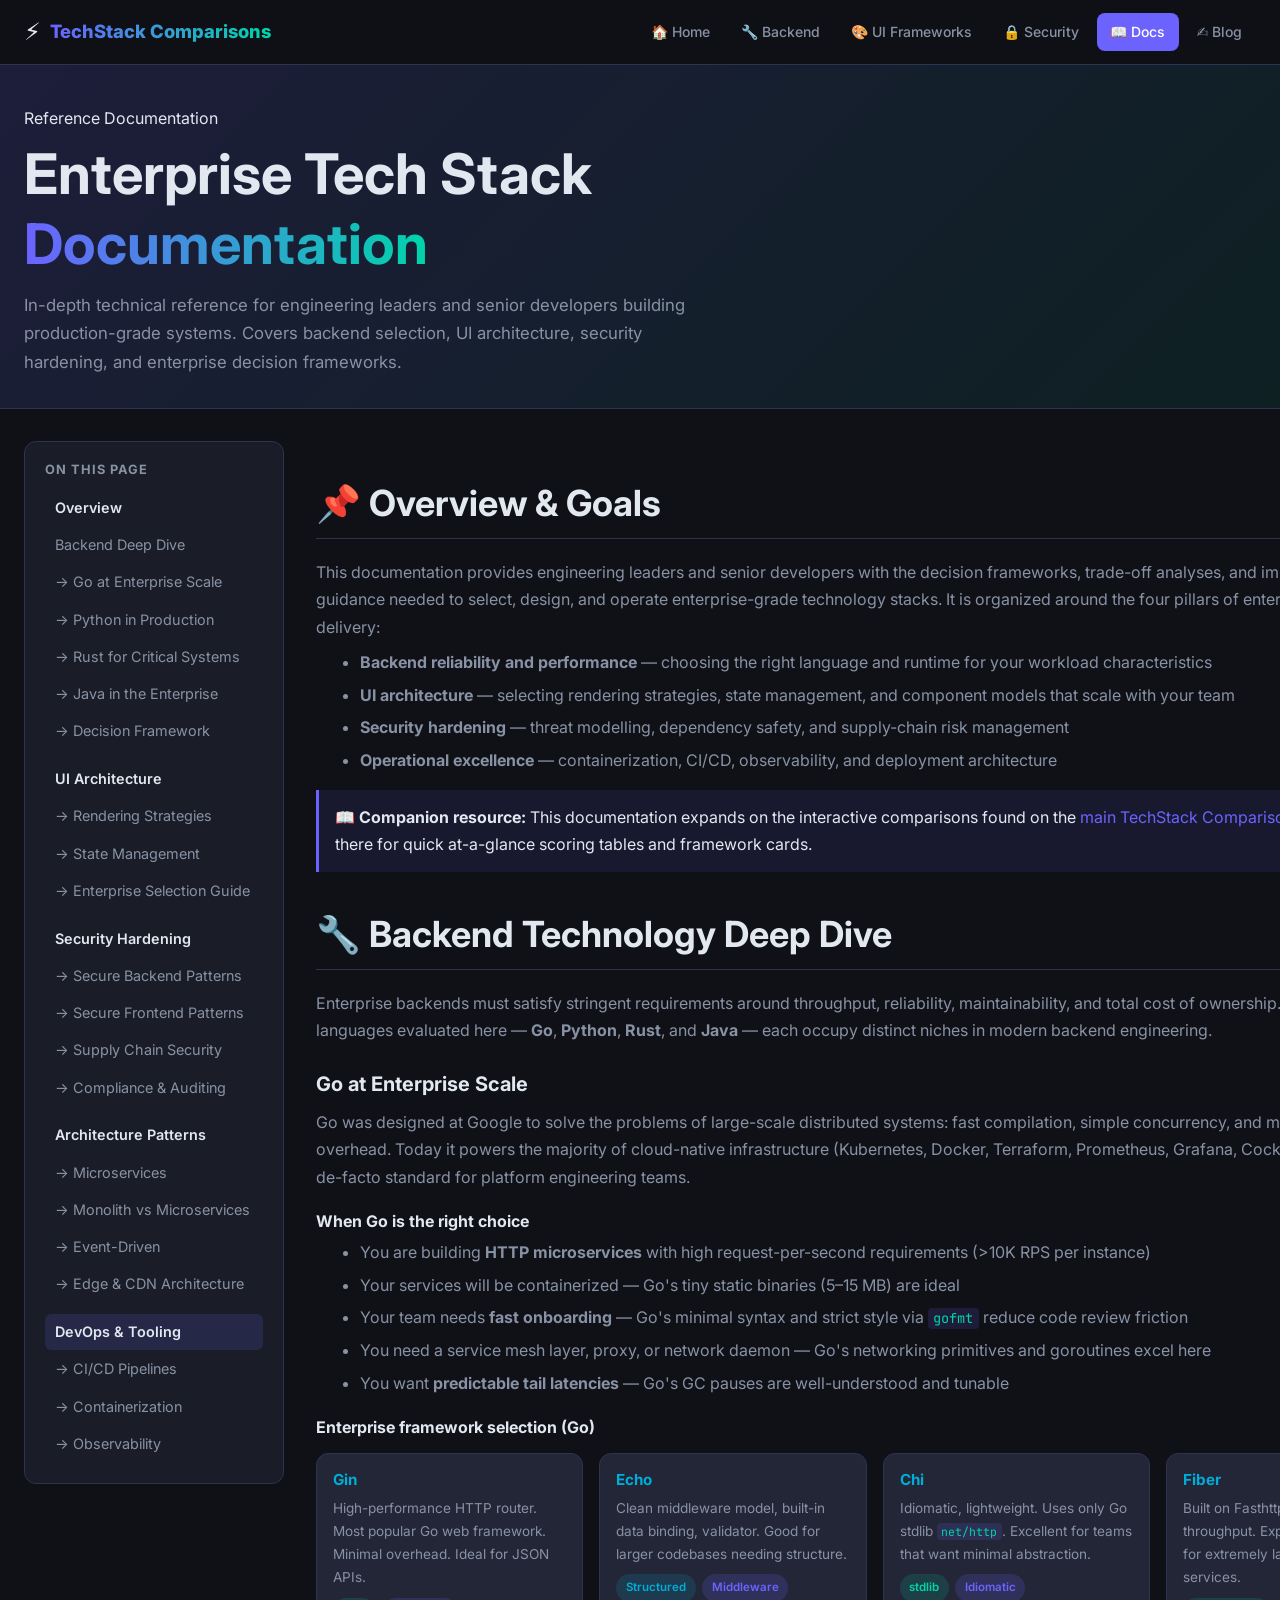
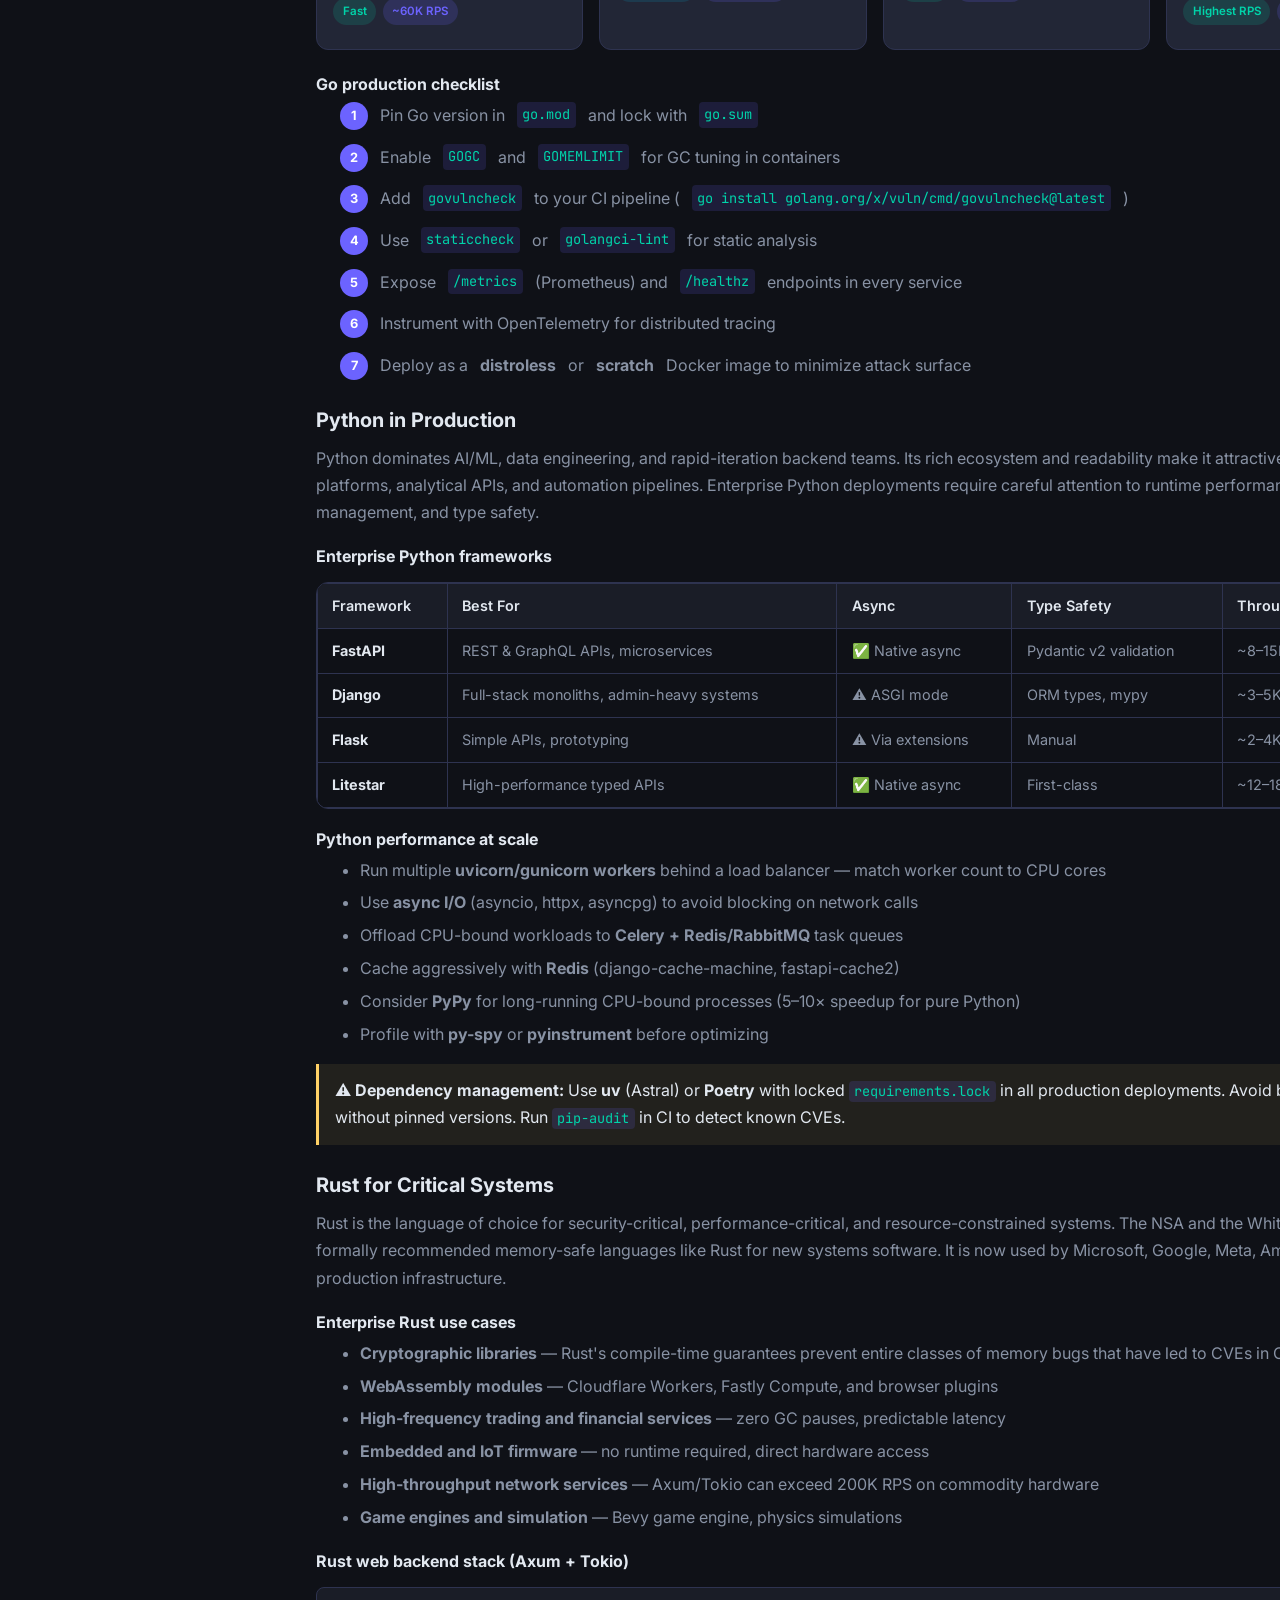
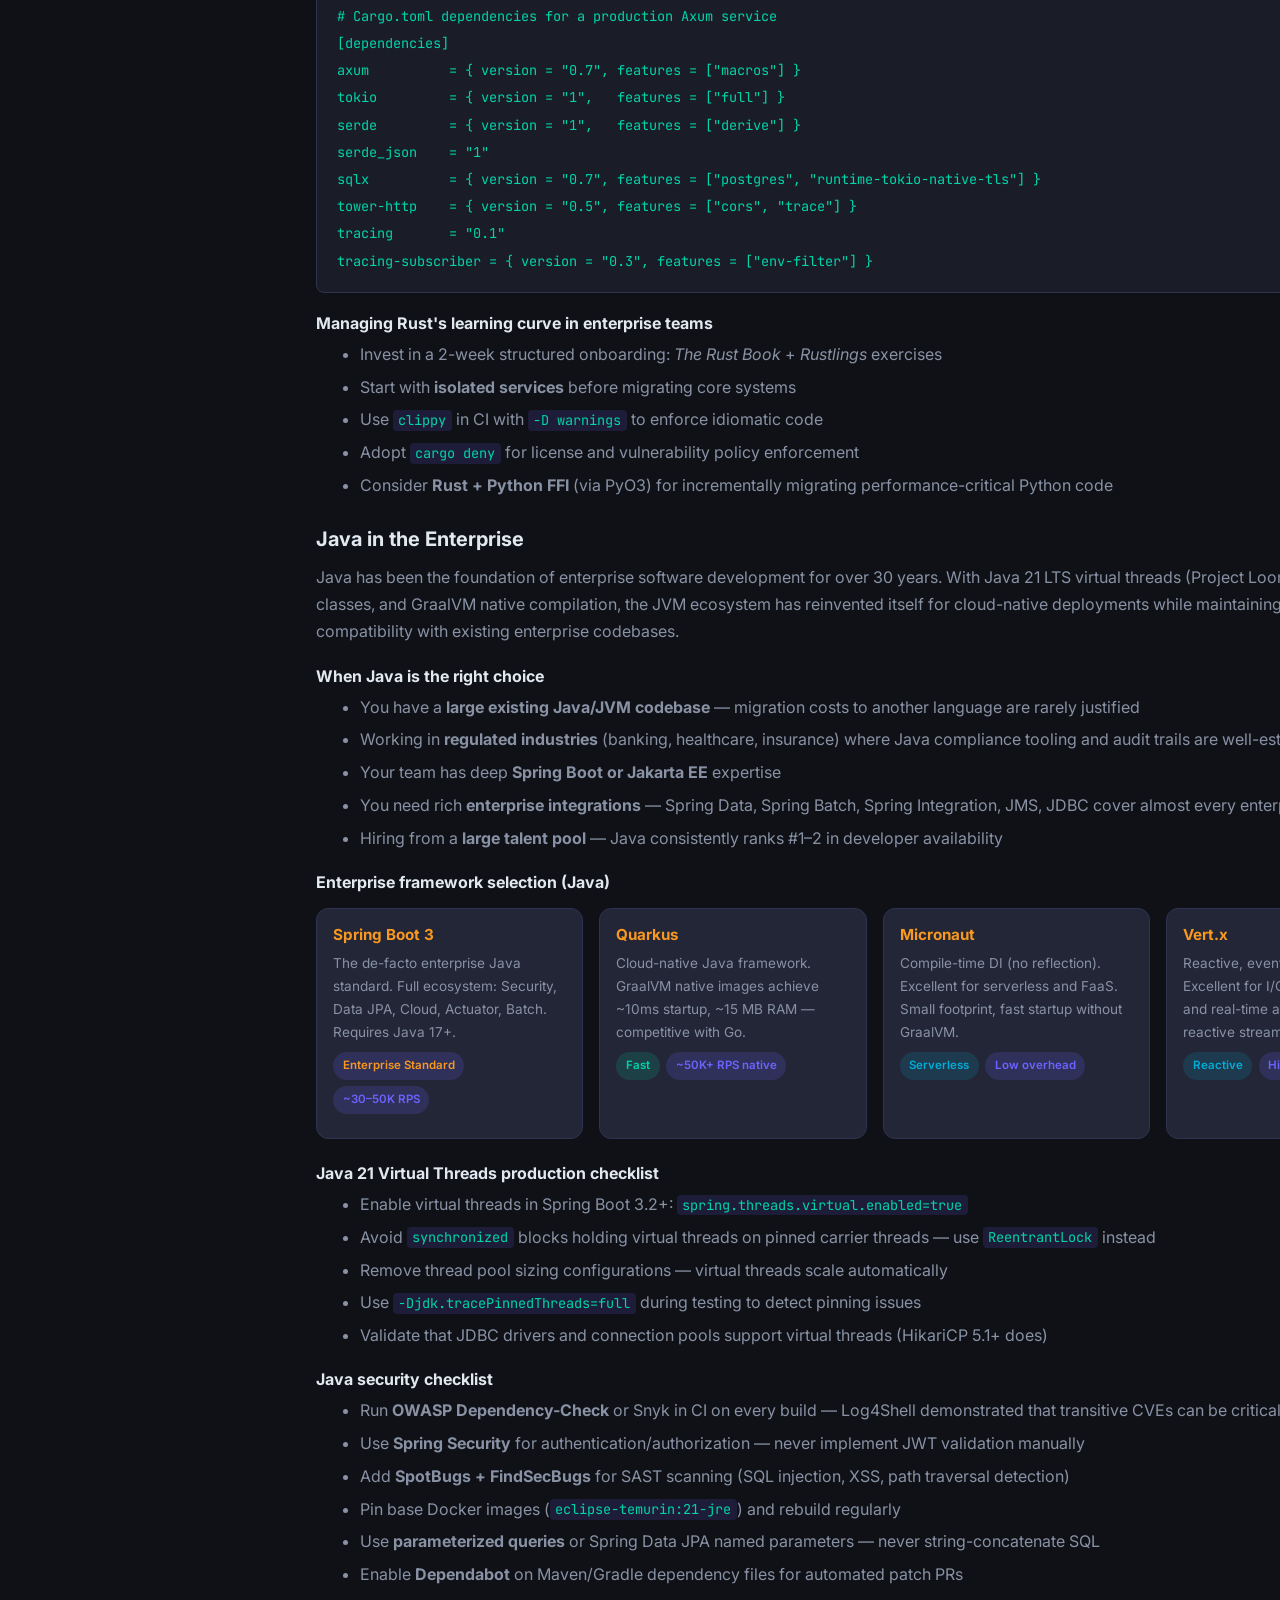
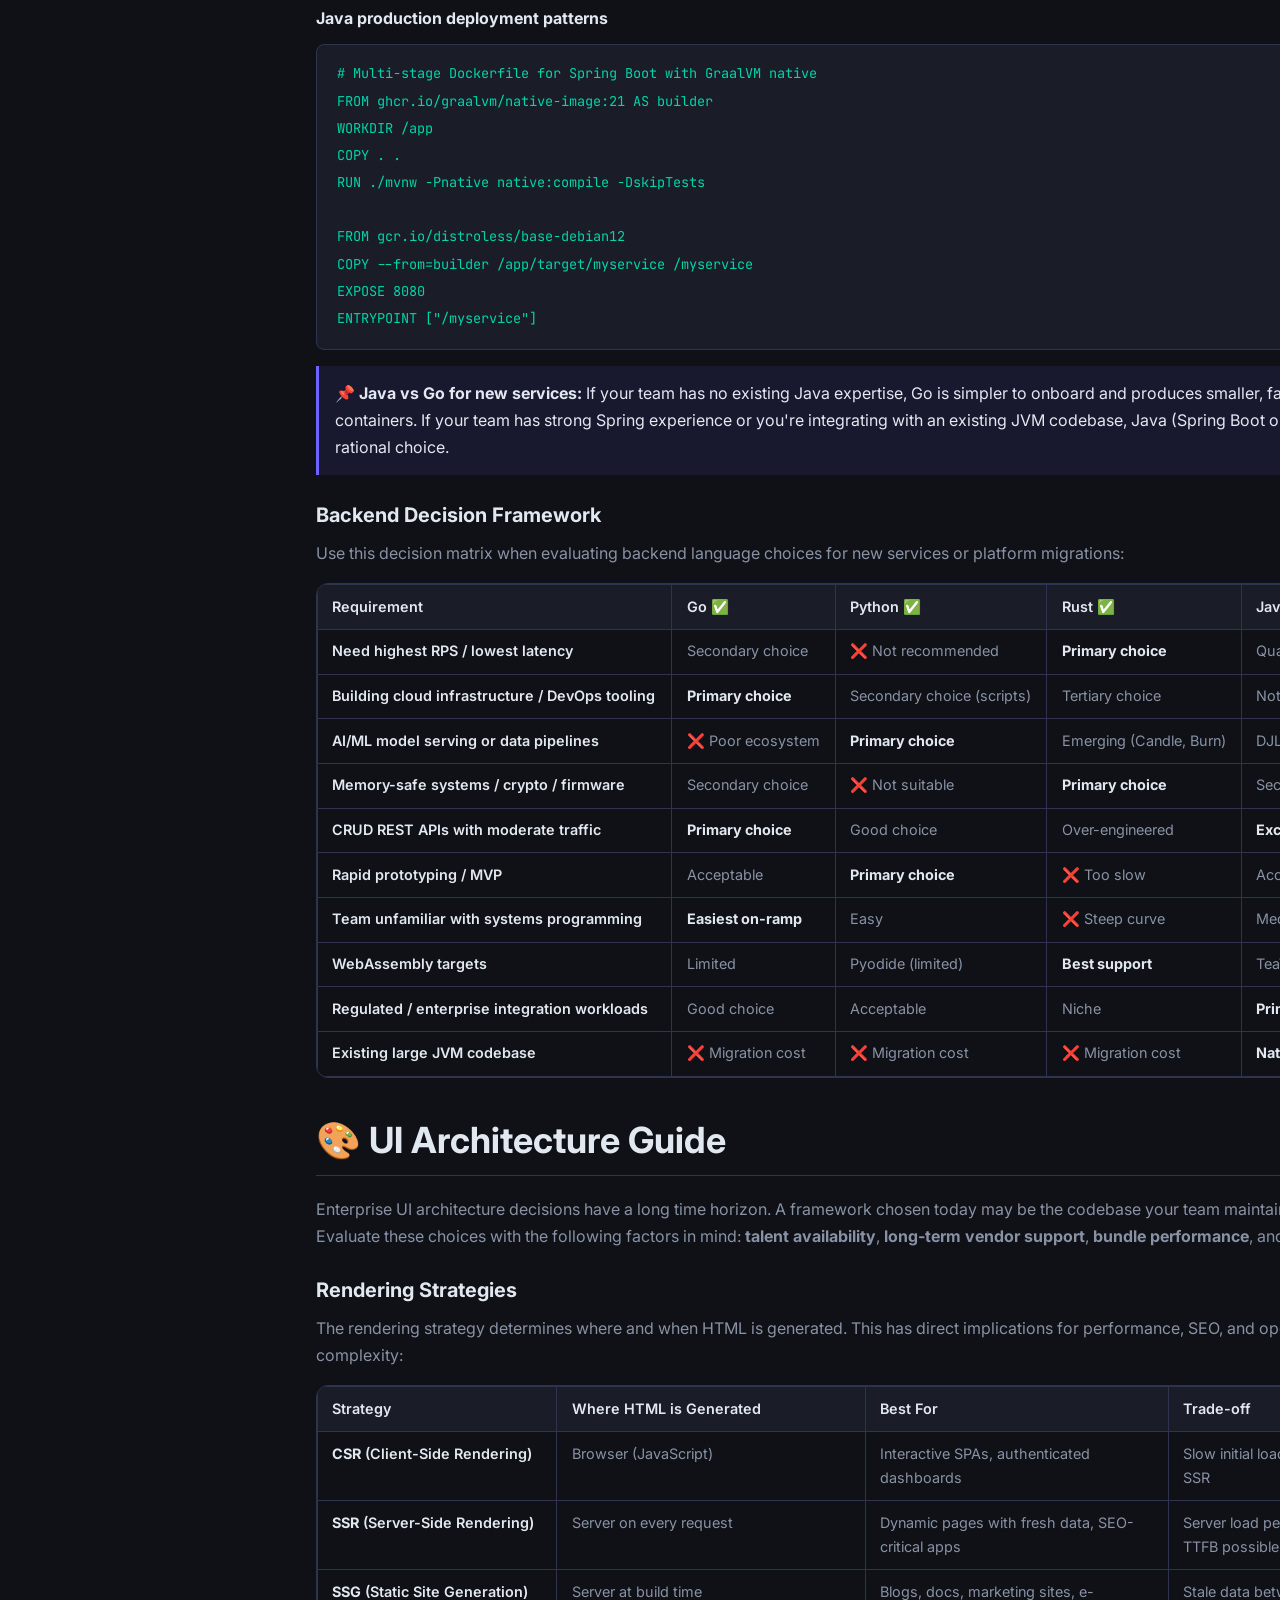
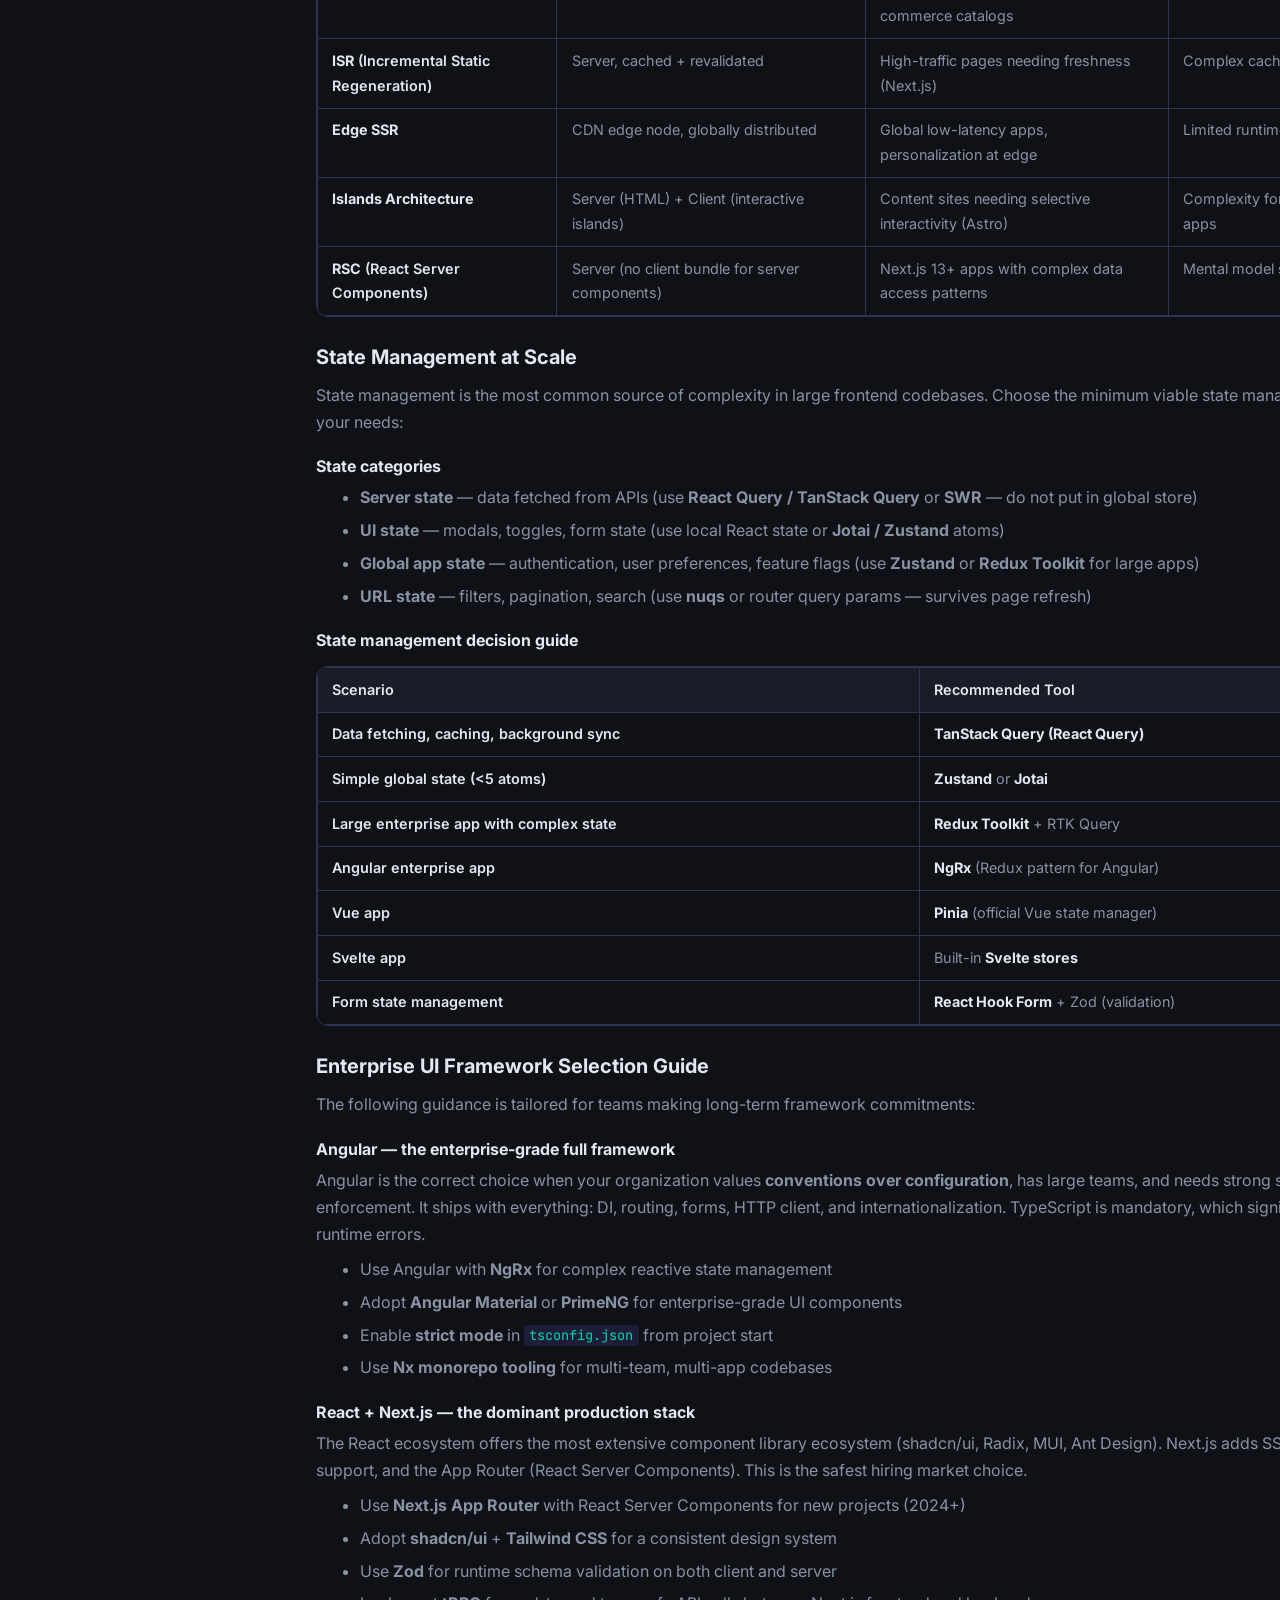
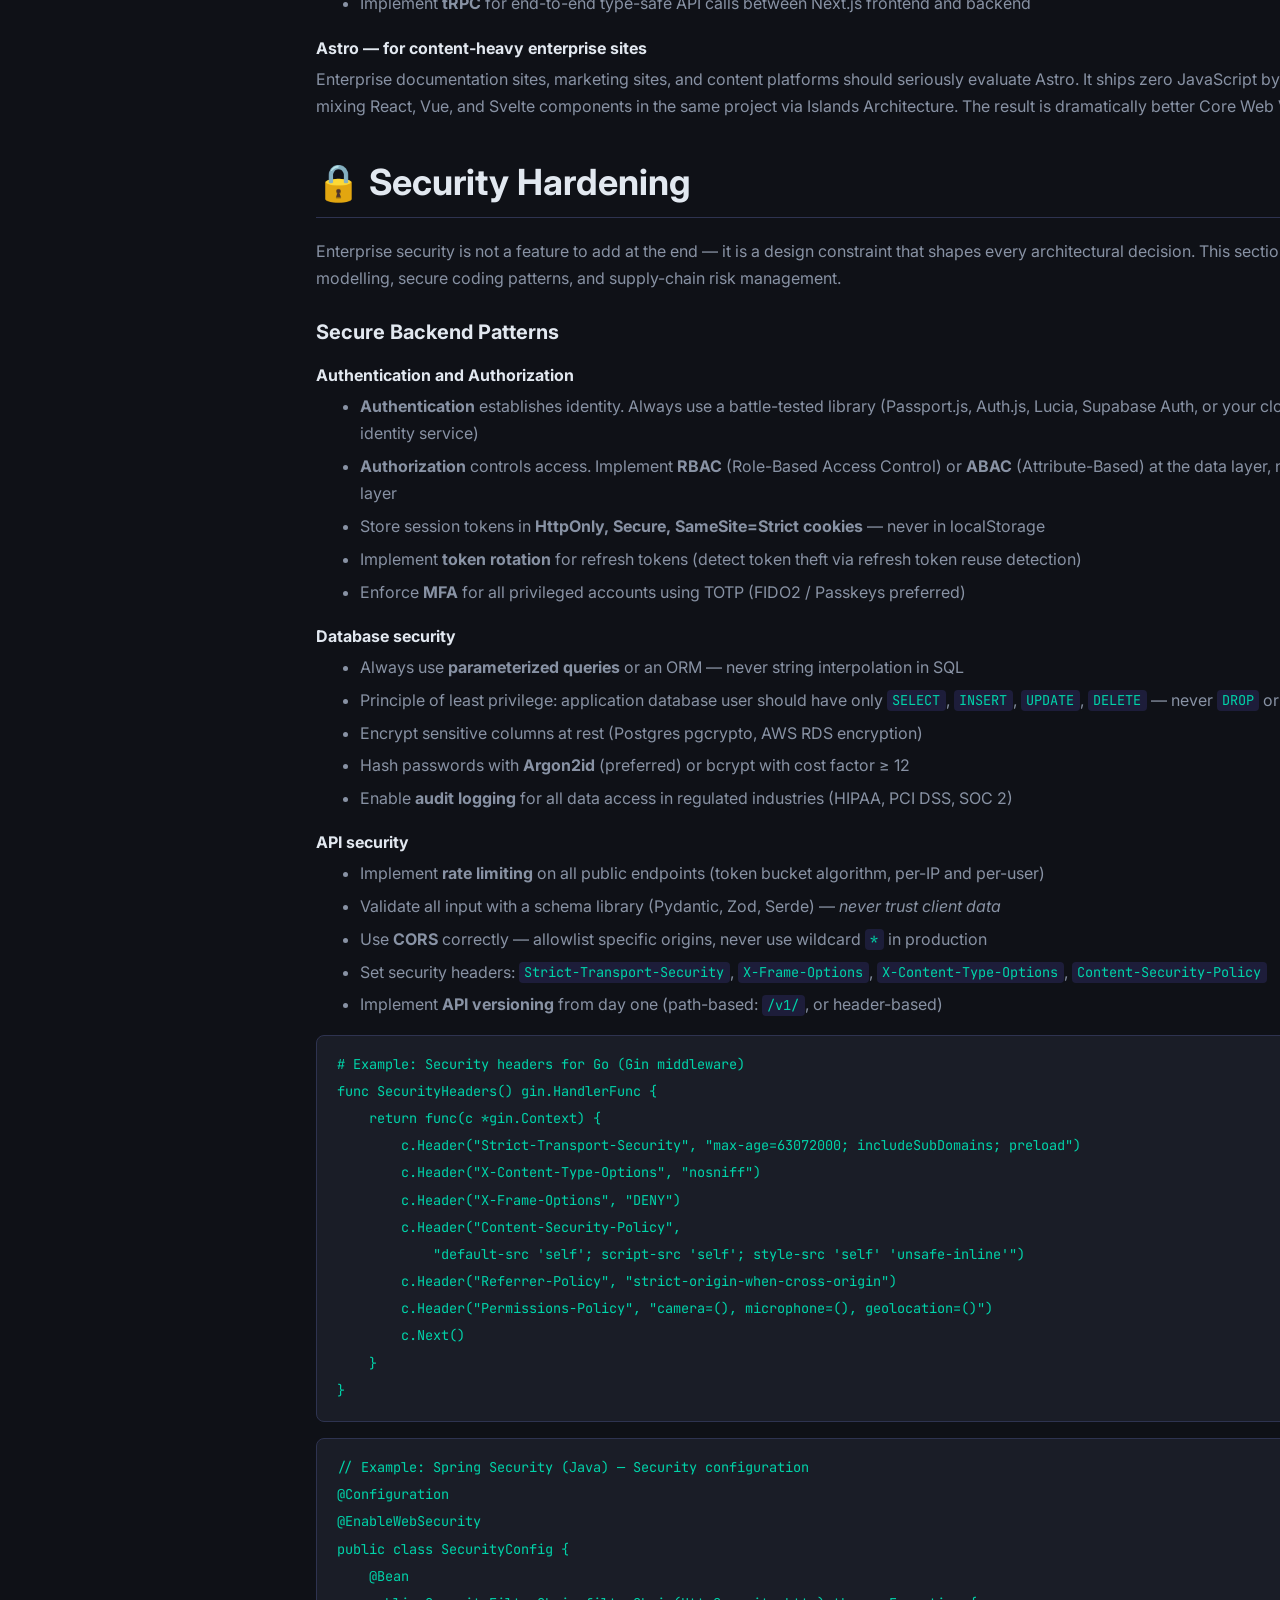
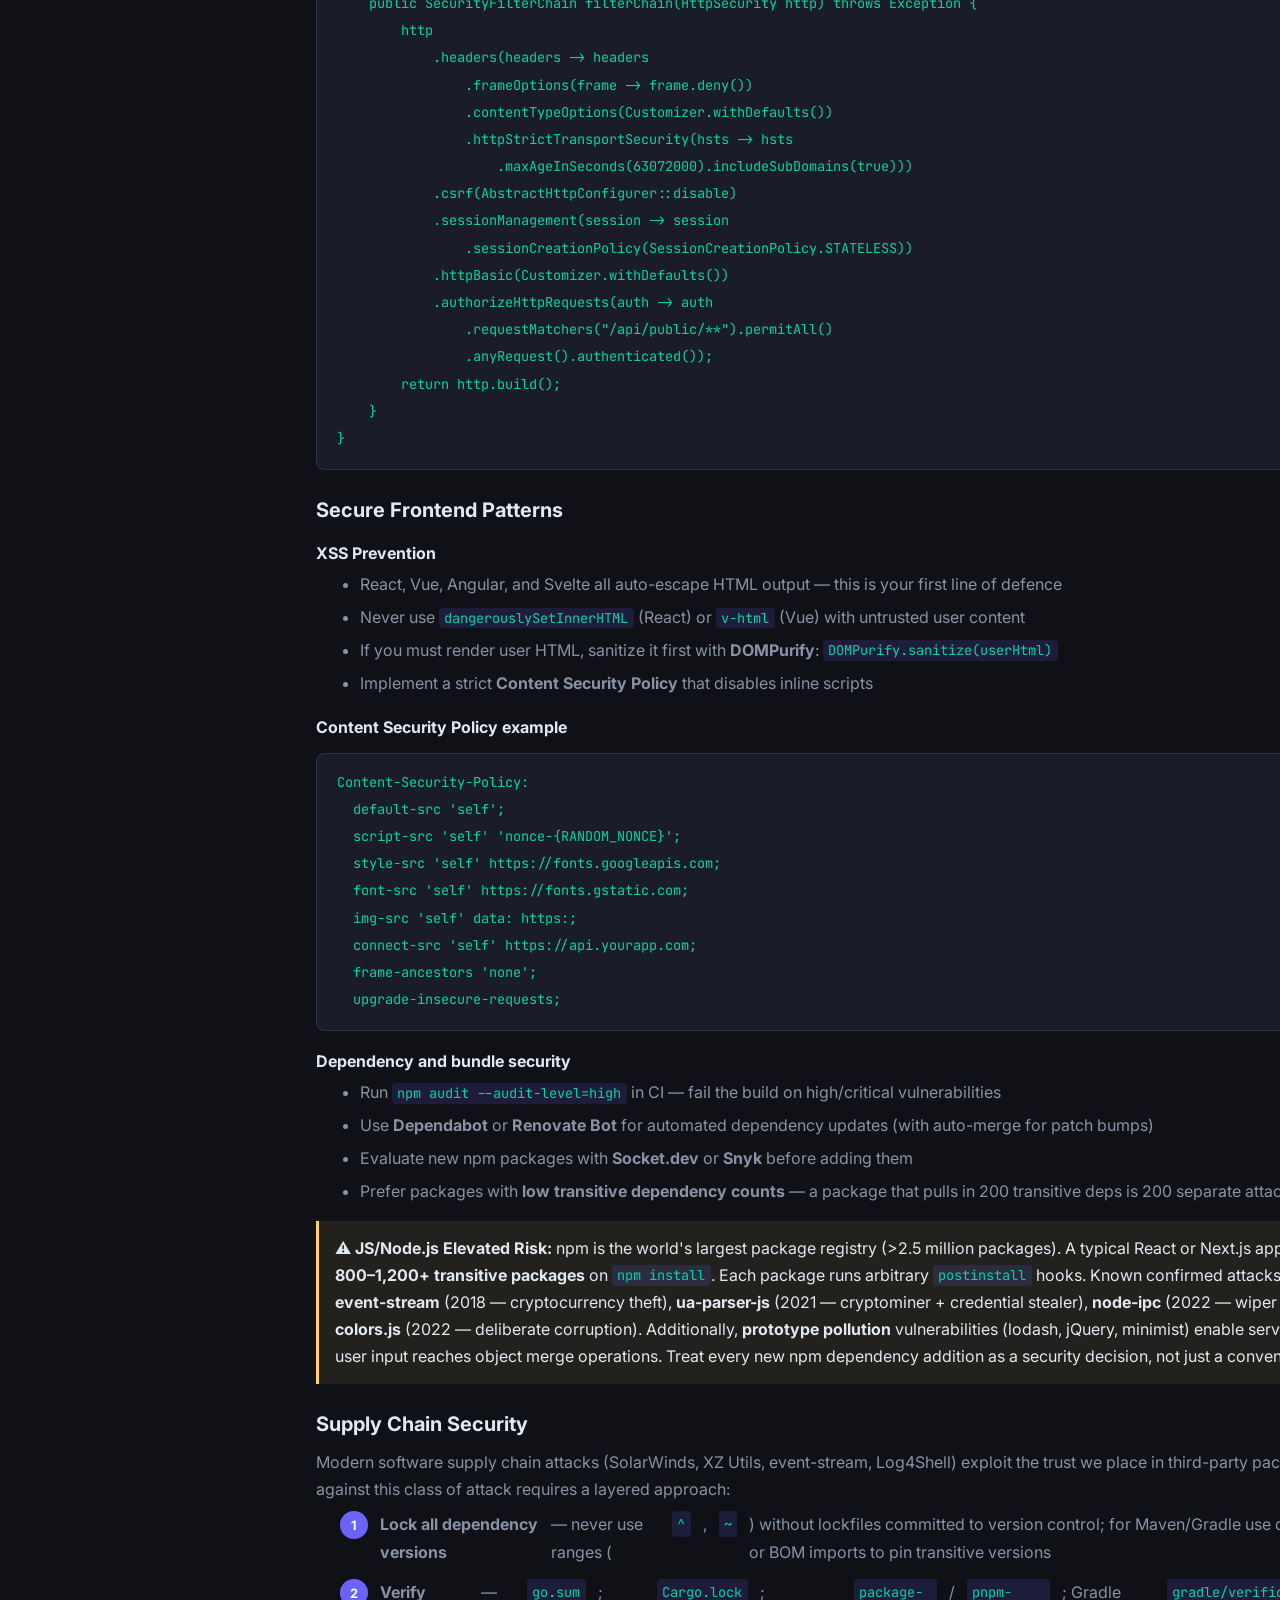
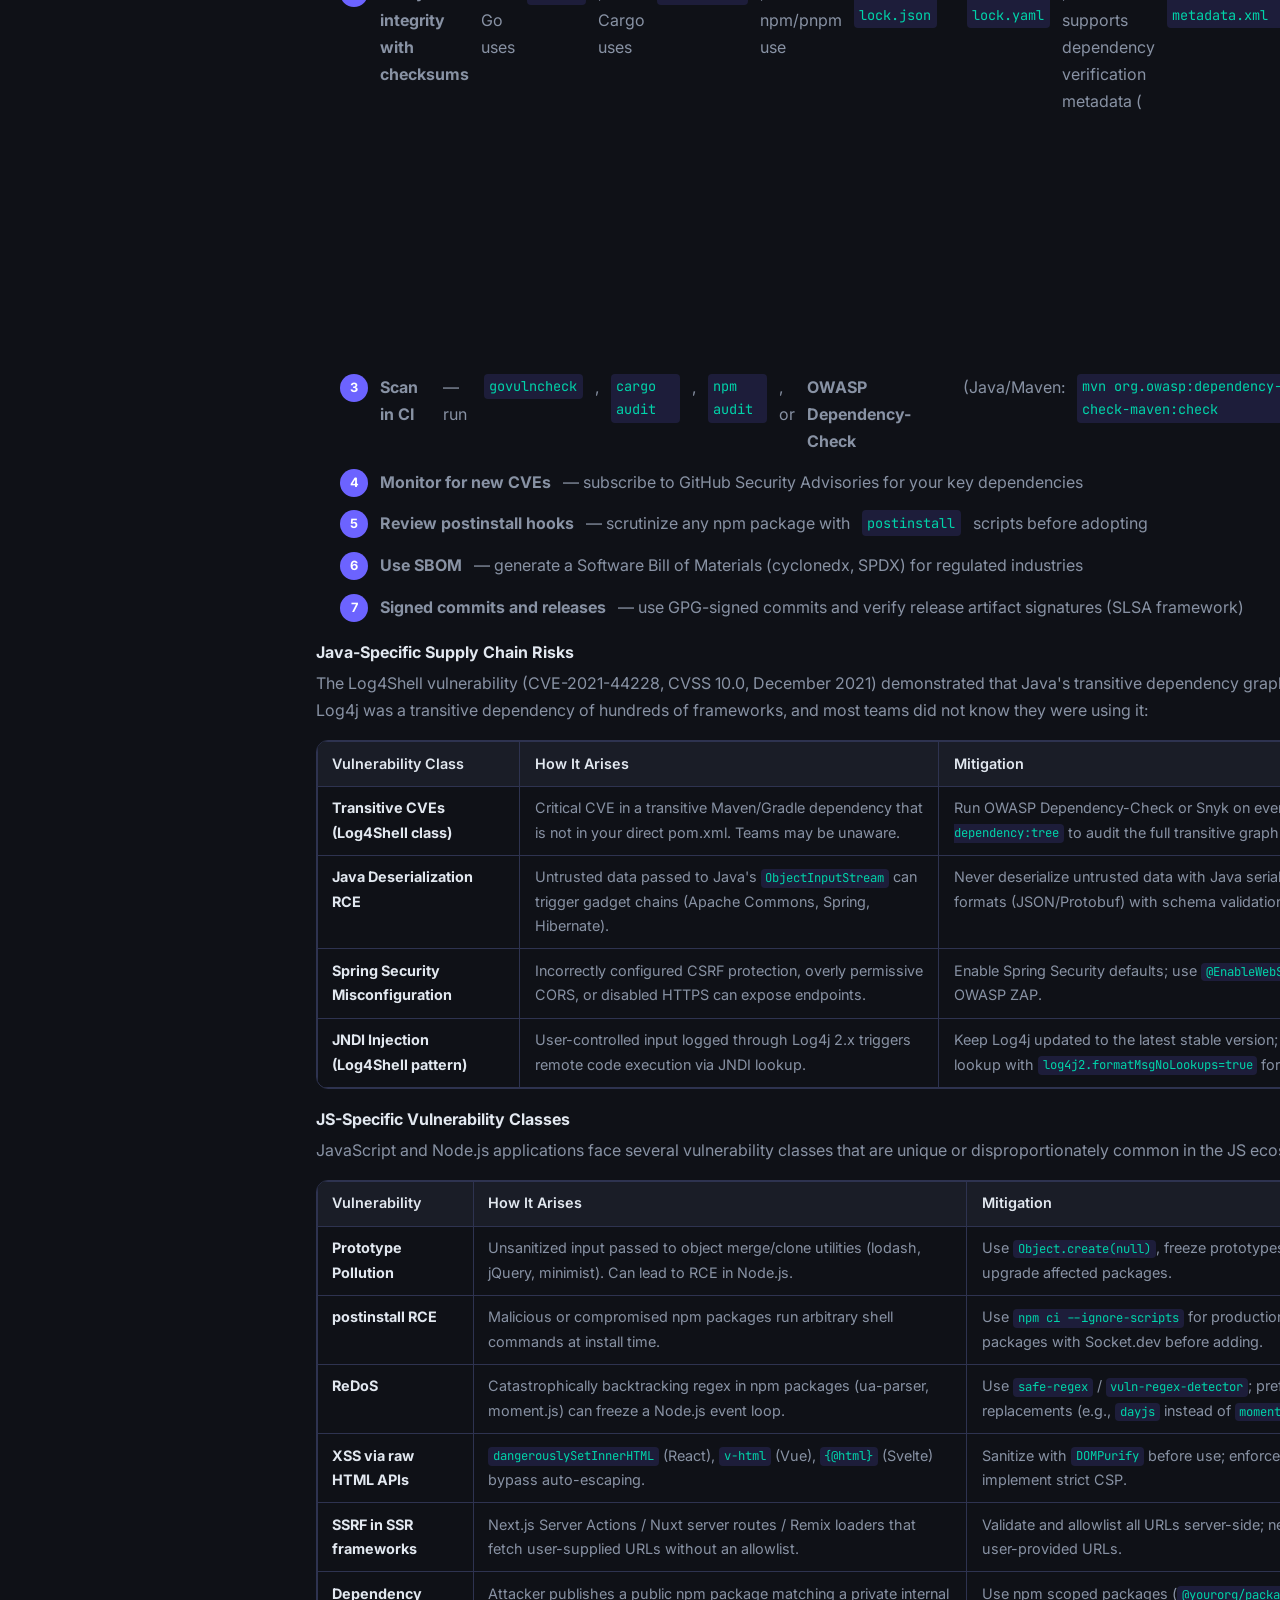
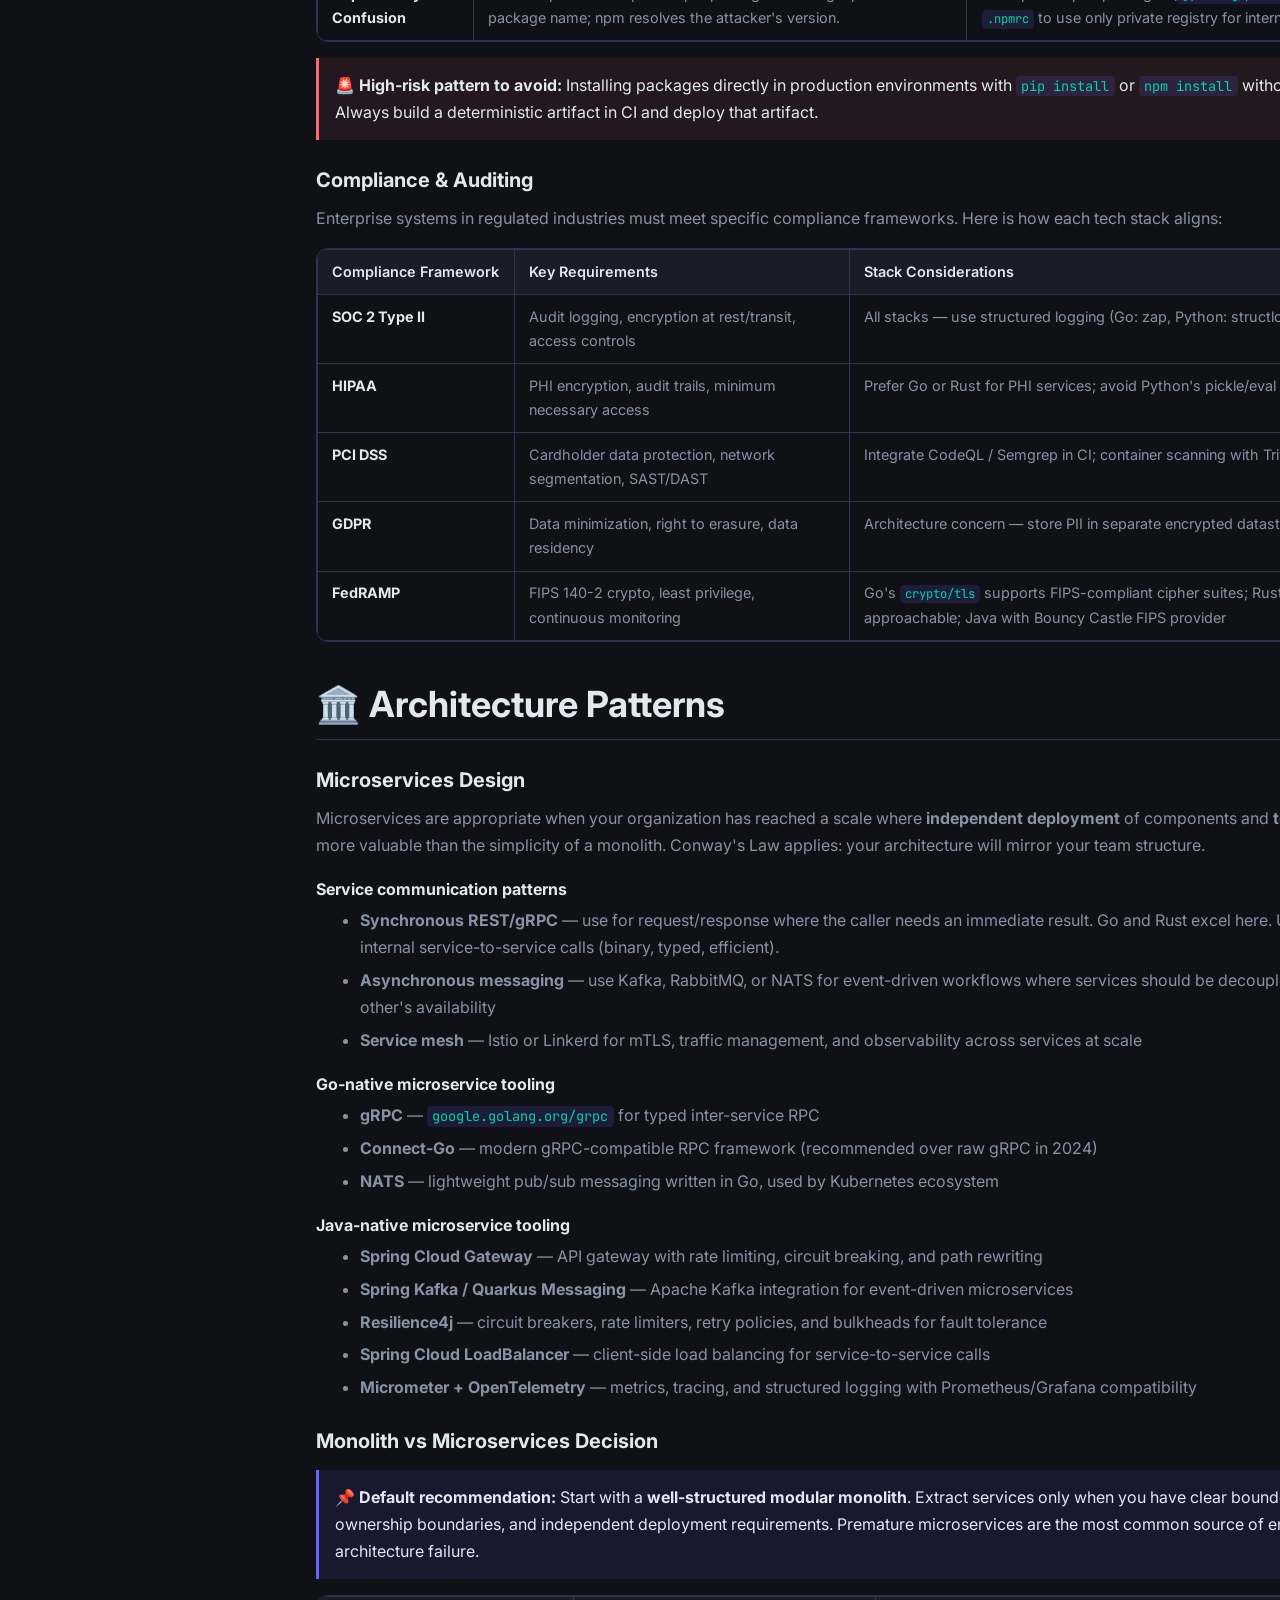
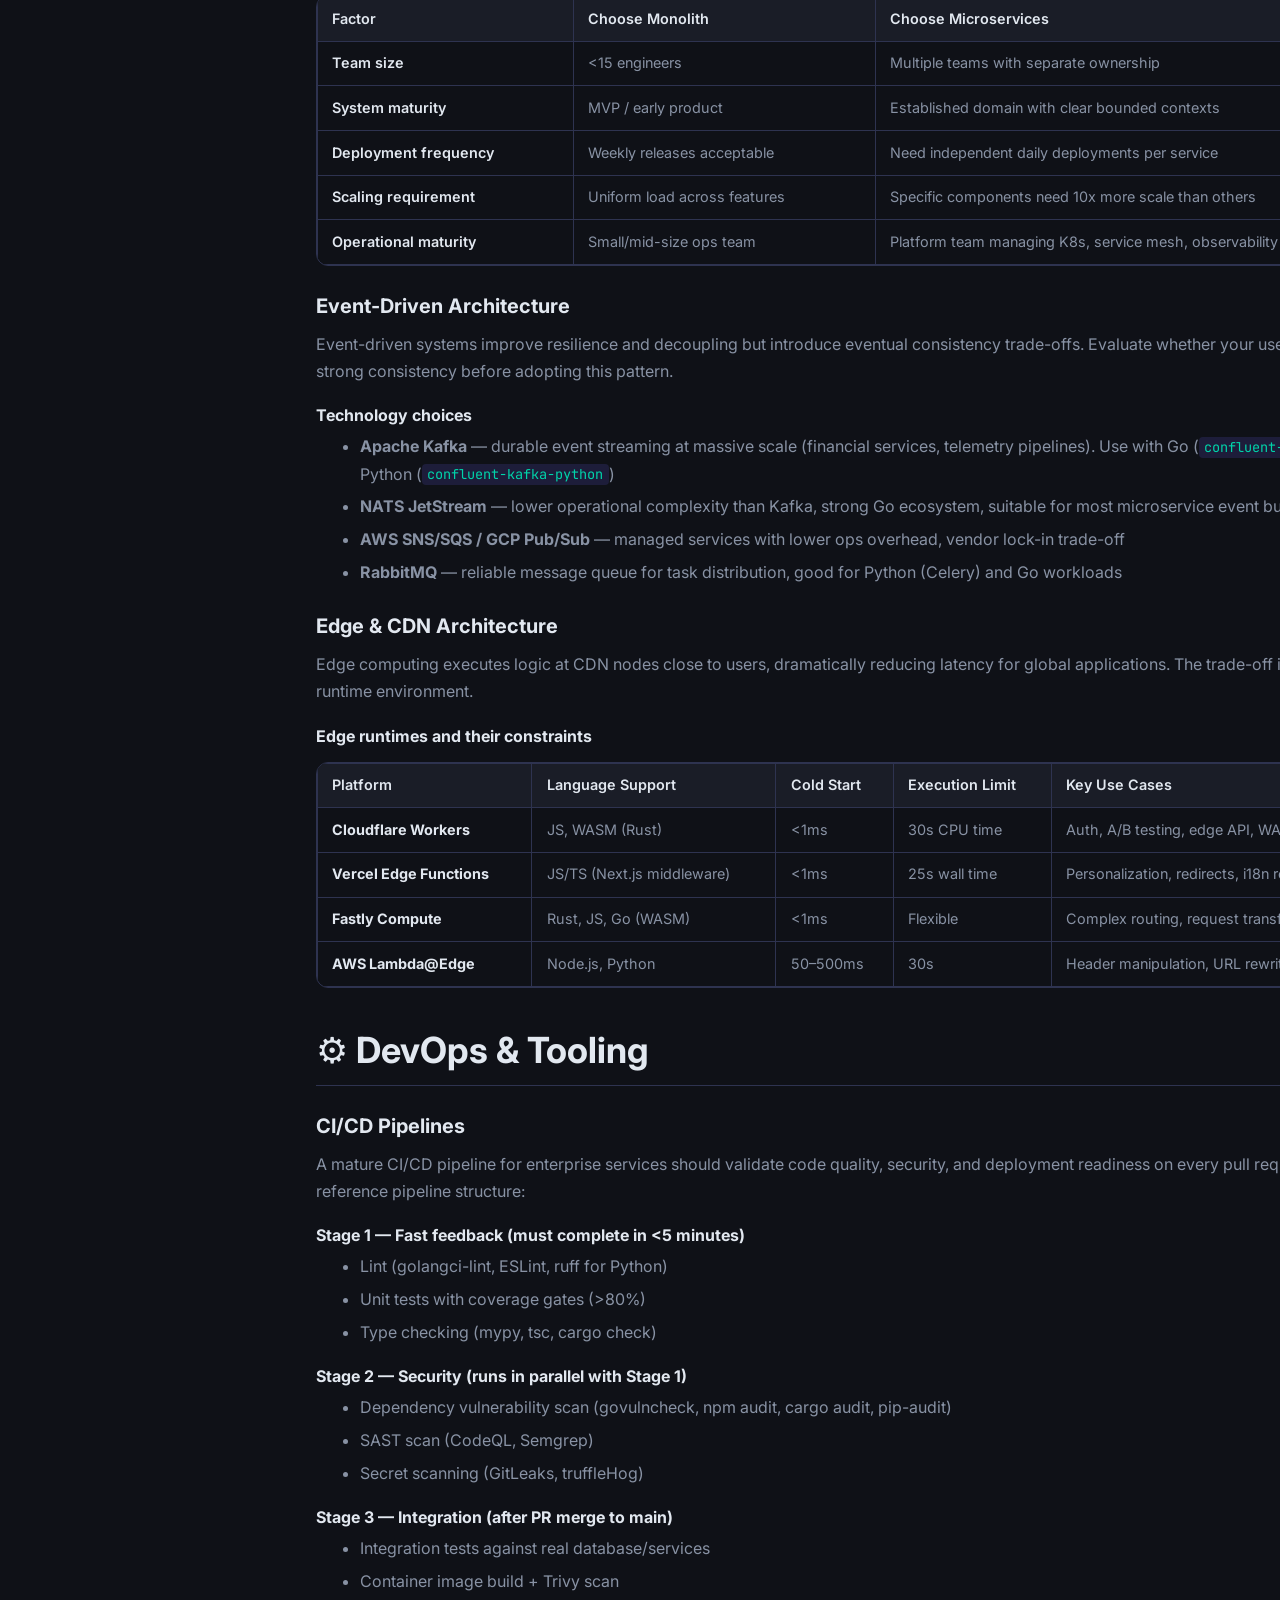
<file: docs.html>
<!DOCTYPE html>
<html lang="en">
<head>
  <meta charset="UTF-8" />
  <meta name="viewport" content="width=device-width, initial-scale=1.0" />
  <title>Enterprise Tech Stack Documentation — TechStack Comparisons</title>
  <meta name="description" content="In-depth enterprise documentation covering backend languages (Go, Python, Rust, Java), UI frameworks, security hardening, architecture patterns, and decision frameworks for production systems." />
  <link rel="preconnect" href="https://fonts.googleapis.com" />
  <link rel="preconnect" href="https://fonts.gstatic.com" crossorigin />
  <link href="https://fonts.googleapis.com/css2?family=Inter:wght@400;500;600;700;800&family=JetBrains+Mono:wght@400;600&display=swap" rel="stylesheet" />
  <link rel="stylesheet" href="css/styles.css" />
  <style>
    /* ---- Docs-specific styles ---- */
    .docs-layout {
      display: grid;
      grid-template-columns: 260px 1fr;
      gap: 2rem;
      max-width: 1280px;
      margin: 0 auto;
      padding: 2rem 1.5rem 4rem;
      align-items: start;
    }
    @media (max-width: 900px) {
      .docs-layout { grid-template-columns: 1fr; }
      .docs-sidebar { display: none; }
    }
    .docs-sidebar {
      position: sticky;
      top: 80px;
      background: var(--clr-surface);
      border: 1px solid var(--clr-border);
      border-radius: var(--radius);
      padding: 1.25rem;
    }
    .docs-sidebar h3 {
      font-size: .8rem;
      text-transform: uppercase;
      letter-spacing: .08em;
      color: var(--clr-muted);
      margin-bottom: .75rem;
    }
    .docs-sidebar nav a {
      display: block;
      padding: .35rem .6rem;
      border-radius: 6px;
      color: var(--clr-muted);
      font-size: .9rem;
      transition: background var(--transition), color var(--transition);
      margin-bottom: .1rem;
    }
    .docs-sidebar nav a:hover,
    .docs-sidebar nav a.active {
      background: rgba(108,99,255,.15);
      color: var(--clr-accent);
      text-decoration: none;
    }
    .docs-sidebar nav a.section-link {
      font-weight: 600;
      color: var(--clr-text);
      margin-top: .75rem;
    }
    .docs-content h2 {
      border-bottom: 1px solid var(--clr-border);
      padding-bottom: .75rem;
      margin: 2.5rem 0 1.25rem;
      scroll-margin-top: 90px;
    }
    .docs-content h2:first-child { margin-top: 0; }
    .docs-content h3 { margin: 1.75rem 0 .75rem; scroll-margin-top: 90px; }
    .docs-content h4 { margin: 1.25rem 0 .5rem; }
    .docs-content p { margin-top: .5rem; }
    .docs-content ul, .docs-content ol { margin: .5rem 0 1rem 1.5rem; }
    .docs-content li { margin: .35rem 0; color: var(--clr-muted); }
    .docs-content pre {
      background: var(--clr-surface);
      border: 1px solid var(--clr-border);
      border-radius: 8px;
      padding: 1rem 1.25rem;
      overflow-x: auto;
      margin: 1rem 0;
    }
    .docs-content pre code {
      background: none;
      padding: 0;
      font-size: .85rem;
      color: var(--clr-accent2);
    }
    .docs-content .note {
      background: rgba(108,99,255,.1);
      border-left: 3px solid var(--clr-accent);
      padding: .85rem 1rem;
      border-radius: 0 8px 8px 0;
      margin: 1rem 0;
    }
    .docs-content .note p { color: var(--clr-text); margin: 0; }
    .docs-content .warn {
      background: rgba(255,209,102,.08);
      border-left: 3px solid var(--clr-accent4);
      padding: .85rem 1rem;
      border-radius: 0 8px 8px 0;
      margin: 1rem 0;
    }
    .docs-content .warn p { color: var(--clr-text); margin: 0; }
    .docs-content .danger {
      background: rgba(255,107,107,.08);
      border-left: 3px solid var(--clr-accent3);
      padding: .85rem 1rem;
      border-radius: 0 8px 8px 0;
      margin: 1rem 0;
    }
    .docs-content .danger p { color: var(--clr-text); margin: 0; }
    .comparison-grid {
      display: grid;
      grid-template-columns: repeat(auto-fit, minmax(200px, 1fr));
      gap: 1rem;
      margin: 1rem 0 1.5rem;
    }
    .comparison-cell {
      background: var(--clr-card);
      border: 1px solid var(--clr-border);
      border-radius: var(--radius);
      padding: 1rem;
    }
    .comparison-cell h4 { margin: 0 0 .5rem; font-size: .95rem; }
    .badge-section { display: flex; flex-wrap: wrap; gap: .4rem; margin: .5rem 0; }
    .decision-table { width: 100%; border-collapse: collapse; margin: 1rem 0; font-size: .9rem; }
    .decision-table th, .decision-table td { padding: .6rem .9rem; border: 1px solid var(--clr-border); text-align: left; }
    .decision-table th { background: var(--clr-surface); font-weight: 600; }
    .decision-table td { color: var(--clr-muted); }
    .decision-table td strong { color: var(--clr-text); }
    .table-scroll {
      overflow-x: auto;
      -webkit-overflow-scrolling: touch;
      border-radius: var(--radius);
      border: 1px solid var(--clr-border);
      margin: 1rem 0;
    }
    .table-scroll .decision-table { margin: 0; border: none; }
    .step-list { counter-reset: step; list-style: none; padding: 0; margin: 1rem 0; }
    .step-list li {
      counter-increment: step;
      display: flex;
      gap: .75rem;
      margin-bottom: .85rem;
      align-items: flex-start;
    }
    .step-list li::before {
      content: counter(step);
      display: flex;
      align-items: center;
      justify-content: center;
      min-width: 28px;
      height: 28px;
      border-radius: 50%;
      background: var(--clr-accent);
      color: #fff;
      font-size: .8rem;
      font-weight: 700;
      flex-shrink: 0;
    }
    .toc-card {
      background: var(--clr-surface);
      border: 1px solid var(--clr-border);
      border-radius: var(--radius);
      padding: 1.5rem;
      margin-bottom: 2rem;
    }
    .toc-card h3 { margin: 0 0 .75rem; }
    .toc-card ol { margin: 0 0 0 1.25rem; }
    .toc-card li { margin: .3rem 0; }
    .toc-card a { color: var(--clr-accent); }
  </style>
</head>
<body>

<!-- ================================================
     HEADER / NAV
     ================================================ -->
<header id="site-header">
  <div class="header-inner">
    <div class="logo">
      <span class="logo-icon">⚡</span>
      <span>TechStack Comparisons</span>
    </div>
    <button id="nav-toggle" aria-label="Toggle navigation" aria-expanded="false">☰</button>
    <nav id="main-nav" role="navigation">
      <a href="index.html" class="nav-btn">🏠 Home</a>
      <a href="index.html#backend" class="nav-btn">🔧 Backend</a>
      <a href="index.html#ui" class="nav-btn">🎨 UI Frameworks</a>
      <a href="index.html#security" class="nav-btn">🔒 Security</a>
      <a href="docs.html" class="nav-btn active">📖 Docs</a>
      <a href="blog.html" class="nav-btn">✍️ Blog</a>
    </nav>
  </div>
</header>
<div id="nav-overlay" aria-hidden="true"></div>

<div style="background:linear-gradient(135deg,rgba(108,99,255,.15),rgba(0,212,170,.08));border-bottom:1px solid var(--clr-border);padding:2.5rem 1.5rem 2rem;">
  <div style="max-width:1280px;margin:0 auto;">
    <div class="section-label">Reference Documentation</div>
    <h1 style="margin:.4rem 0 .75rem;">Enterprise Tech Stack<br /><span style="background:linear-gradient(90deg,#6c63ff,#00d4aa);-webkit-background-clip:text;-webkit-text-fill-color:transparent;">Documentation</span></h1>
    <p style="max-width:680px;font-size:1.05rem;">In-depth technical reference for engineering leaders and senior developers building production-grade systems. Covers backend selection, UI architecture, security hardening, and enterprise decision frameworks.</p>
  </div>
</div>

<div class="docs-layout">

  <!-- Sidebar -->
  <aside class="docs-sidebar">
    <h3>On This Page</h3>
    <nav>
      <a href="#overview" class="section-link">Overview</a>
      <a href="#backend-guide">Backend Deep Dive</a>
      <a href="#go-enterprise">→ Go at Enterprise Scale</a>
      <a href="#python-enterprise">→ Python in Production</a>
      <a href="#rust-enterprise">→ Rust for Critical Systems</a>
      <a href="#java-enterprise">→ Java in the Enterprise</a>
      <a href="#backend-decision">→ Decision Framework</a>

      <a href="#ui-guide" class="section-link">UI Architecture</a>
      <a href="#rendering-strategies">→ Rendering Strategies</a>
      <a href="#state-management">→ State Management</a>
      <a href="#enterprise-ui-selection">→ Enterprise Selection Guide</a>

      <a href="#security-guide" class="section-link">Security Hardening</a>
      <a href="#secure-backend">→ Secure Backend Patterns</a>
      <a href="#secure-frontend">→ Secure Frontend Patterns</a>
      <a href="#supply-chain">→ Supply Chain Security</a>
      <a href="#compliance">→ Compliance &amp; Auditing</a>

      <a href="#architecture-guide" class="section-link">Architecture Patterns</a>
      <a href="#microservices">→ Microservices</a>
      <a href="#monolith-vs-micro">→ Monolith vs Microservices</a>
      <a href="#event-driven">→ Event-Driven</a>
      <a href="#edge-architecture">→ Edge &amp; CDN Architecture</a>

      <a href="#devops-guide" class="section-link">DevOps &amp; Tooling</a>
      <a href="#ci-cd">→ CI/CD Pipelines</a>
      <a href="#containers">→ Containerization</a>
      <a href="#observability">→ Observability</a>
    </nav>
  </aside>

  <!-- Main Content -->
  <main class="docs-content">

    <!-- TOC for mobile -->
    <div class="toc-card" style="display:none;" id="mobile-toc">
      <h3>📋 Table of Contents</h3>
      <ol>
        <li><a href="#overview">Overview &amp; Goals</a></li>
        <li><a href="#backend-guide">Backend Technology Deep Dive</a></li>
        <li><a href="#ui-guide">UI Architecture Guide</a></li>
        <li><a href="#security-guide">Security Hardening</a></li>
        <li><a href="#architecture-guide">Architecture Patterns</a></li>
        <li><a href="#devops-guide">DevOps &amp; Tooling</a></li>
      </ol>
    </div>

    <!-- =================== OVERVIEW =================== -->
    <h2 id="overview">📌 Overview &amp; Goals</h2>
    <p>
      This documentation provides engineering leaders and senior developers with the decision frameworks, trade-off analyses, and implementation guidance needed to select, design, and operate enterprise-grade technology stacks. It is organized around the four pillars of enterprise software delivery:
    </p>
    <ul>
      <li><strong>Backend reliability and performance</strong> — choosing the right language and runtime for your workload characteristics</li>
      <li><strong>UI architecture</strong> — selecting rendering strategies, state management, and component models that scale with your team</li>
      <li><strong>Security hardening</strong> — threat modelling, dependency safety, and supply-chain risk management</li>
      <li><strong>Operational excellence</strong> — containerization, CI/CD, observability, and deployment architecture</li>
    </ul>
    <div class="note">
      <p>📖 <strong>Companion resource:</strong> This documentation expands on the interactive comparisons found on the <a href="index.html">main TechStack Comparisons site</a>. Refer there for quick at-a-glance scoring tables and framework cards.</p>
    </div>

    <!-- =================== BACKEND =================== -->
    <h2 id="backend-guide">🔧 Backend Technology Deep Dive</h2>
    <p>
      Enterprise backends must satisfy stringent requirements around throughput, reliability, maintainability, and total cost of ownership. The four primary languages evaluated here — <strong>Go</strong>, <strong>Python</strong>, <strong>Rust</strong>, and <strong>Java</strong> — each occupy distinct niches in modern backend engineering.
    </p>

    <h3 id="go-enterprise">Go at Enterprise Scale</h3>
    <p>
      Go was designed at Google to solve the problems of large-scale distributed systems: fast compilation, simple concurrency, and minimal operational overhead. Today it powers the majority of cloud-native infrastructure (Kubernetes, Docker, Terraform, Prometheus, Grafana, CockroachDB) and is the de-facto standard for platform engineering teams.
    </p>

    <h4>When Go is the right choice</h4>
    <ul>
      <li>You are building <strong>HTTP microservices</strong> with high request-per-second requirements (&gt;10K RPS per instance)</li>
      <li>Your services will be containerized — Go's tiny static binaries (5–15 MB) are ideal</li>
      <li>Your team needs <strong>fast onboarding</strong> — Go's minimal syntax and strict style via <code>gofmt</code> reduce code review friction</li>
      <li>You need a service mesh layer, proxy, or network daemon — Go's networking primitives and goroutines excel here</li>
      <li>You want <strong>predictable tail latencies</strong> — Go's GC pauses are well-understood and tunable</li>
    </ul>

    <h4>Enterprise framework selection (Go)</h4>
    <div class="comparison-grid">
      <div class="comparison-cell">
        <h4 style="color:var(--clr-go)">Gin</h4>
        <p style="font-size:.85rem;margin-top:.25rem;">High-performance HTTP router. Most popular Go web framework. Minimal overhead. Ideal for JSON APIs.</p>
        <div class="badge-section">
          <span class="tag green">Fast</span>
          <span class="tag">~60K RPS</span>
        </div>
      </div>
      <div class="comparison-cell">
        <h4 style="color:var(--clr-go)">Echo</h4>
        <p style="font-size:.85rem;margin-top:.25rem;">Clean middleware model, built-in data binding, validator. Good for larger codebases needing structure.</p>
        <div class="badge-section">
          <span class="tag blue">Structured</span>
          <span class="tag">Middleware</span>
        </div>
      </div>
      <div class="comparison-cell">
        <h4 style="color:var(--clr-go)">Chi</h4>
        <p style="font-size:.85rem;margin-top:.25rem;">Idiomatic, lightweight. Uses only Go stdlib <code>net/http</code>. Excellent for teams that want minimal abstraction.</p>
        <div class="badge-section">
          <span class="tag green">stdlib</span>
          <span class="tag">Idiomatic</span>
        </div>
      </div>
      <div class="comparison-cell">
        <h4 style="color:var(--clr-go)">Fiber</h4>
        <p style="font-size:.85rem;margin-top:.25rem;">Built on Fasthttp. Extremely high throughput. Express-like API. Best for extremely latency-sensitive services.</p>
        <div class="badge-section">
          <span class="tag green">Highest RPS</span>
          <span class="tag">Fasthttp</span>
        </div>
      </div>
    </div>

    <h4>Go production checklist</h4>
    <ol class="step-list">
      <li>Pin Go version in <code>go.mod</code> and lock with <code>go.sum</code></li>
      <li>Enable <code>GOGC</code> and <code>GOMEMLIMIT</code> for GC tuning in containers</li>
      <li>Add <code>govulncheck</code> to your CI pipeline (<code>go install golang.org/x/vuln/cmd/govulncheck@latest</code>)</li>
      <li>Use <code>staticcheck</code> or <code>golangci-lint</code> for static analysis</li>
      <li>Expose <code>/metrics</code> (Prometheus) and <code>/healthz</code> endpoints in every service</li>
      <li>Instrument with OpenTelemetry for distributed tracing</li>
      <li>Deploy as a <strong>distroless</strong> or <strong>scratch</strong> Docker image to minimize attack surface</li>
    </ol>

    <h3 id="python-enterprise">Python in Production</h3>
    <p>
      Python dominates AI/ML, data engineering, and rapid-iteration backend teams. Its rich ecosystem and readability make it attractive for internal platforms, analytical APIs, and automation pipelines. Enterprise Python deployments require careful attention to runtime performance, dependency management, and type safety.
    </p>

    <h4>Enterprise Python frameworks</h4>
    <table class="decision-table">
      <thead>
        <tr>
          <th>Framework</th>
          <th>Best For</th>
          <th>Async</th>
          <th>Type Safety</th>
          <th>Throughput (est.)</th>
        </tr>
      </thead>
      <tbody>
        <tr>
          <td><strong>FastAPI</strong></td>
          <td>REST &amp; GraphQL APIs, microservices</td>
          <td>✅ Native async</td>
          <td>Pydantic v2 validation</td>
          <td>~8–15K RPS (uvicorn)</td>
        </tr>
        <tr>
          <td><strong>Django</strong></td>
          <td>Full-stack monoliths, admin-heavy systems</td>
          <td>⚠️ ASGI mode</td>
          <td>ORM types, mypy</td>
          <td>~3–5K RPS</td>
        </tr>
        <tr>
          <td><strong>Flask</strong></td>
          <td>Simple APIs, prototyping</td>
          <td>⚠️ Via extensions</td>
          <td>Manual</td>
          <td>~2–4K RPS</td>
        </tr>
        <tr>
          <td><strong>Litestar</strong></td>
          <td>High-performance typed APIs</td>
          <td>✅ Native async</td>
          <td>First-class</td>
          <td>~12–18K RPS</td>
        </tr>
      </tbody>
    </table>

    <h4>Python performance at scale</h4>
    <ul>
      <li>Run multiple <strong>uvicorn/gunicorn workers</strong> behind a load balancer — match worker count to CPU cores</li>
      <li>Use <strong>async I/O</strong> (asyncio, httpx, asyncpg) to avoid blocking on network calls</li>
      <li>Offload CPU-bound workloads to <strong>Celery + Redis/RabbitMQ</strong> task queues</li>
      <li>Cache aggressively with <strong>Redis</strong> (django-cache-machine, fastapi-cache2)</li>
      <li>Consider <strong>PyPy</strong> for long-running CPU-bound processes (5–10× speedup for pure Python)</li>
      <li>Profile with <strong>py-spy</strong> or <strong>pyinstrument</strong> before optimizing</li>
    </ul>

    <div class="warn">
      <p>⚠️ <strong>Dependency management:</strong> Use <strong>uv</strong> (Astral) or <strong>Poetry</strong> with locked <code>requirements.lock</code> in all production deployments. Avoid bare <code>pip install</code> without pinned versions. Run <code>pip-audit</code> in CI to detect known CVEs.</p>
    </div>

    <h3 id="rust-enterprise">Rust for Critical Systems</h3>
    <p>
      Rust is the language of choice for security-critical, performance-critical, and resource-constrained systems. The NSA and the White House have both formally recommended memory-safe languages like Rust for new systems software. It is now used by Microsoft, Google, Meta, Amazon, and Mozilla in production infrastructure.
    </p>

    <h4>Enterprise Rust use cases</h4>
    <ul>
      <li><strong>Cryptographic libraries</strong> — Rust's compile-time guarantees prevent entire classes of memory bugs that have led to CVEs in C/C++ libraries</li>
      <li><strong>WebAssembly modules</strong> — Cloudflare Workers, Fastly Compute, and browser plugins</li>
      <li><strong>High-frequency trading and financial services</strong> — zero GC pauses, predictable latency</li>
      <li><strong>Embedded and IoT firmware</strong> — no runtime required, direct hardware access</li>
      <li><strong>High-throughput network services</strong> — Axum/Tokio can exceed 200K RPS on commodity hardware</li>
      <li><strong>Game engines and simulation</strong> — Bevy game engine, physics simulations</li>
    </ul>

    <h4>Rust web backend stack (Axum + Tokio)</h4>
    <pre><code># Cargo.toml dependencies for a production Axum service
[dependencies]
axum          = { version = "0.7", features = ["macros"] }
tokio         = { version = "1",   features = ["full"] }
serde         = { version = "1",   features = ["derive"] }
serde_json    = "1"
sqlx          = { version = "0.7", features = ["postgres", "runtime-tokio-native-tls"] }
tower-http    = { version = "0.5", features = ["cors", "trace"] }
tracing       = "0.1"
tracing-subscriber = { version = "0.3", features = ["env-filter"] }</code></pre>

    <h4>Managing Rust's learning curve in enterprise teams</h4>
    <ul>
      <li>Invest in a 2-week structured onboarding: <em>The Rust Book</em> + <em>Rustlings</em> exercises</li>
      <li>Start with <strong>isolated services</strong> before migrating core systems</li>
      <li>Use <code>clippy</code> in CI with <code>-D warnings</code> to enforce idiomatic code</li>
      <li>Adopt <code>cargo deny</code> for license and vulnerability policy enforcement</li>
      <li>Consider <strong>Rust + Python FFI</strong> (via PyO3) for incrementally migrating performance-critical Python code</li>
    </ul>

    <h3 id="java-enterprise">Java in the Enterprise</h3>
    <p>
      Java has been the foundation of enterprise software development for over 30 years. With Java 21 LTS virtual threads (Project Loom), records, sealed classes, and GraalVM native compilation, the JVM ecosystem has reinvented itself for cloud-native deployments while maintaining backward compatibility with existing enterprise codebases.
    </p>

    <h4>When Java is the right choice</h4>
    <ul>
      <li>You have a <strong>large existing Java/JVM codebase</strong> — migration costs to another language are rarely justified</li>
      <li>Working in <strong>regulated industries</strong> (banking, healthcare, insurance) where Java compliance tooling and audit trails are well-established</li>
      <li>Your team has deep <strong>Spring Boot or Jakarta EE</strong> expertise</li>
      <li>You need rich <strong>enterprise integrations</strong> — Spring Data, Spring Batch, Spring Integration, JMS, JDBC cover almost every enterprise system</li>
      <li>Hiring from a <strong>large talent pool</strong> — Java consistently ranks #1–2 in developer availability</li>
    </ul>

    <h4>Enterprise framework selection (Java)</h4>
    <div class="comparison-grid">
      <div class="comparison-cell">
        <h4 style="color:var(--clr-java)">Spring Boot 3</h4>
        <p style="font-size:.85rem;margin-top:.25rem;">The de-facto enterprise Java standard. Full ecosystem: Security, Data JPA, Cloud, Actuator, Batch. Requires Java 17+.</p>
        <div class="badge-section">
          <span class="tag" style="color:var(--clr-java)">Enterprise Standard</span>
          <span class="tag">~30–50K RPS</span>
        </div>
      </div>
      <div class="comparison-cell">
        <h4 style="color:var(--clr-java)">Quarkus</h4>
        <p style="font-size:.85rem;margin-top:.25rem;">Cloud-native Java framework. GraalVM native images achieve ~10ms startup, ~15 MB RAM — competitive with Go.</p>
        <div class="badge-section">
          <span class="tag green">Fast</span>
          <span class="tag">~50K+ RPS native</span>
        </div>
      </div>
      <div class="comparison-cell">
        <h4 style="color:var(--clr-java)">Micronaut</h4>
        <p style="font-size:.85rem;margin-top:.25rem;">Compile-time DI (no reflection). Excellent for serverless and FaaS. Small footprint, fast startup without GraalVM.</p>
        <div class="badge-section">
          <span class="tag blue">Serverless</span>
          <span class="tag">Low overhead</span>
        </div>
      </div>
      <div class="comparison-cell">
        <h4 style="color:var(--clr-java)">Vert.x</h4>
        <p style="font-size:.85rem;margin-top:.25rem;">Reactive, event-driven toolkit. Excellent for I/O-bound services and real-time applications requiring reactive streams.</p>
        <div class="badge-section">
          <span class="tag blue">Reactive</span>
          <span class="tag">High throughput</span>
        </div>
      </div>
    </div>

    <h4>Java 21 Virtual Threads production checklist</h4>
    <ul>
      <li>Enable virtual threads in Spring Boot 3.2+: <code>spring.threads.virtual.enabled=true</code></li>
      <li>Avoid <code>synchronized</code> blocks holding virtual threads on pinned carrier threads — use <code>ReentrantLock</code> instead</li>
      <li>Remove thread pool sizing configurations — virtual threads scale automatically</li>
      <li>Use <code>-Djdk.tracePinnedThreads=full</code> during testing to detect pinning issues</li>
      <li>Validate that JDBC drivers and connection pools support virtual threads (HikariCP 5.1+ does)</li>
    </ul>

    <h4>Java security checklist</h4>
    <ul>
      <li>Run <strong>OWASP Dependency-Check</strong> or Snyk in CI on every build — Log4Shell demonstrated that transitive CVEs can be critical</li>
      <li>Use <strong>Spring Security</strong> for authentication/authorization — never implement JWT validation manually</li>
      <li>Add <strong>SpotBugs + FindSecBugs</strong> for SAST scanning (SQL injection, XSS, path traversal detection)</li>
      <li>Pin base Docker images (<code>eclipse-temurin:21-jre</code>) and rebuild regularly</li>
      <li>Use <strong>parameterized queries</strong> or Spring Data JPA named parameters — never string-concatenate SQL</li>
      <li>Enable <strong>Dependabot</strong> on Maven/Gradle dependency files for automated patch PRs</li>
    </ul>

    <h4>Java production deployment patterns</h4>
    <pre><code># Multi-stage Dockerfile for Spring Boot with GraalVM native
FROM ghcr.io/graalvm/native-image:21 AS builder
WORKDIR /app
COPY . .
RUN ./mvnw -Pnative native:compile -DskipTests

FROM gcr.io/distroless/base-debian12
COPY --from=builder /app/target/myservice /myservice
EXPOSE 8080
ENTRYPOINT ["/myservice"]</code></pre>

    <div class="note">
      <p>📌 <strong>Java vs Go for new services:</strong> If your team has no existing Java expertise, Go is simpler to onboard and produces smaller, faster-starting containers. If your team has strong Spring experience or you're integrating with an existing JVM codebase, Java (Spring Boot or Quarkus) is the rational choice.</p>
    </div>

    <h3 id="backend-decision">Backend Decision Framework</h3>
    <p>Use this decision matrix when evaluating backend language choices for new services or platform migrations:</p>

    <table class="decision-table">
      <thead>
        <tr>
          <th>Requirement</th>
          <th>Go ✅</th>
          <th>Python ✅</th>
          <th>Rust ✅</th>
          <th>Java ✅</th>
        </tr>
      </thead>
      <tbody>
        <tr>
          <td>Need highest RPS / lowest latency</td>
          <td>Secondary choice</td>
          <td>❌ Not recommended</td>
          <td><strong>Primary choice</strong></td>
          <td>Quarkus native: good</td>
        </tr>
        <tr>
          <td>Building cloud infrastructure / DevOps tooling</td>
          <td><strong>Primary choice</strong></td>
          <td>Secondary choice (scripts)</td>
          <td>Tertiary choice</td>
          <td>Not typical</td>
        </tr>
        <tr>
          <td>AI/ML model serving or data pipelines</td>
          <td>❌ Poor ecosystem</td>
          <td><strong>Primary choice</strong></td>
          <td>Emerging (Candle, Burn)</td>
          <td>DJL (limited)</td>
        </tr>
        <tr>
          <td>Memory-safe systems / crypto / firmware</td>
          <td>Secondary choice</td>
          <td>❌ Not suitable</td>
          <td><strong>Primary choice</strong></td>
          <td>Secondary choice</td>
        </tr>
        <tr>
          <td>CRUD REST APIs with moderate traffic</td>
          <td><strong>Primary choice</strong></td>
          <td>Good choice</td>
          <td>Over-engineered</td>
          <td><strong>Excellent (Spring Boot)</strong></td>
        </tr>
        <tr>
          <td>Rapid prototyping / MVP</td>
          <td>Acceptable</td>
          <td><strong>Primary choice</strong></td>
          <td>❌ Too slow</td>
          <td>Acceptable</td>
        </tr>
        <tr>
          <td>Team unfamiliar with systems programming</td>
          <td><strong>Easiest on-ramp</strong></td>
          <td>Easy</td>
          <td>❌ Steep curve</td>
          <td>Medium curve</td>
        </tr>
        <tr>
          <td>WebAssembly targets</td>
          <td>Limited</td>
          <td>Pyodide (limited)</td>
          <td><strong>Best support</strong></td>
          <td>TeaVM (limited)</td>
        </tr>
        <tr>
          <td>Regulated / enterprise integration workloads</td>
          <td>Good choice</td>
          <td>Acceptable</td>
          <td>Niche</td>
          <td><strong>Primary choice</strong></td>
        </tr>
        <tr>
          <td>Existing large JVM codebase</td>
          <td>❌ Migration cost</td>
          <td>❌ Migration cost</td>
          <td>❌ Migration cost</td>
          <td><strong>Natural choice</strong></td>
        </tr>
      </tbody>
    </table>

    <!-- =================== UI =================== -->
    <h2 id="ui-guide">🎨 UI Architecture Guide</h2>
    <p>
      Enterprise UI architecture decisions have a long time horizon. A framework chosen today may be the codebase your team maintains for 5–10 years. Evaluate these choices with the following factors in mind: <strong>talent availability</strong>, <strong>long-term vendor support</strong>, <strong>bundle performance</strong>, and <strong>testability</strong>.
    </p>

    <h3 id="rendering-strategies">Rendering Strategies</h3>
    <p>The rendering strategy determines where and when HTML is generated. This has direct implications for performance, SEO, and operational complexity:</p>

    <table class="decision-table">
      <thead>
        <tr>
          <th>Strategy</th>
          <th>Where HTML is Generated</th>
          <th>Best For</th>
          <th>Trade-off</th>
        </tr>
      </thead>
      <tbody>
        <tr>
          <td><strong>CSR</strong> (Client-Side Rendering)</td>
          <td>Browser (JavaScript)</td>
          <td>Interactive SPAs, authenticated dashboards</td>
          <td>Slow initial load, poor SEO without SSR</td>
        </tr>
        <tr>
          <td><strong>SSR</strong> (Server-Side Rendering)</td>
          <td>Server on every request</td>
          <td>Dynamic pages with fresh data, SEO-critical apps</td>
          <td>Server load per request, higher TTFB possible</td>
        </tr>
        <tr>
          <td><strong>SSG</strong> (Static Site Generation)</td>
          <td>Server at build time</td>
          <td>Blogs, docs, marketing sites, e-commerce catalogs</td>
          <td>Stale data between builds</td>
        </tr>
        <tr>
          <td><strong>ISR</strong> (Incremental Static Regeneration)</td>
          <td>Server, cached + revalidated</td>
          <td>High-traffic pages needing freshness (Next.js)</td>
          <td>Complex cache invalidation</td>
        </tr>
        <tr>
          <td><strong>Edge SSR</strong></td>
          <td>CDN edge node, globally distributed</td>
          <td>Global low-latency apps, personalization at edge</td>
          <td>Limited runtime APIs at edge</td>
        </tr>
        <tr>
          <td><strong>Islands Architecture</strong></td>
          <td>Server (HTML) + Client (interactive islands)</td>
          <td>Content sites needing selective interactivity (Astro)</td>
          <td>Complexity for highly interactive apps</td>
        </tr>
        <tr>
          <td><strong>RSC</strong> (React Server Components)</td>
          <td>Server (no client bundle for server components)</td>
          <td>Next.js 13+ apps with complex data access patterns</td>
          <td>Mental model shift; still maturing</td>
        </tr>
      </tbody>
    </table>

    <h3 id="state-management">State Management at Scale</h3>
    <p>State management is the most common source of complexity in large frontend codebases. Choose the minimum viable state management tool for your needs:</p>

    <h4>State categories</h4>
    <ul>
      <li><strong>Server state</strong> — data fetched from APIs (use <strong>React Query / TanStack Query</strong> or <strong>SWR</strong> — do not put in global store)</li>
      <li><strong>UI state</strong> — modals, toggles, form state (use local React state or <strong>Jotai / Zustand</strong> atoms)</li>
      <li><strong>Global app state</strong> — authentication, user preferences, feature flags (use <strong>Zustand</strong> or <strong>Redux Toolkit</strong> for large apps)</li>
      <li><strong>URL state</strong> — filters, pagination, search (use <strong>nuqs</strong> or router query params — survives page refresh)</li>
    </ul>

    <h4>State management decision guide</h4>
    <table class="decision-table">
      <thead>
        <tr>
          <th>Scenario</th>
          <th>Recommended Tool</th>
        </tr>
      </thead>
      <tbody>
        <tr>
          <td>Data fetching, caching, background sync</td>
          <td><strong>TanStack Query (React Query)</strong></td>
        </tr>
        <tr>
          <td>Simple global state (&lt;5 atoms)</td>
          <td><strong>Zustand</strong> or <strong>Jotai</strong></td>
        </tr>
        <tr>
          <td>Large enterprise app with complex state</td>
          <td><strong>Redux Toolkit</strong> + RTK Query</td>
        </tr>
        <tr>
          <td>Angular enterprise app</td>
          <td><strong>NgRx</strong> (Redux pattern for Angular)</td>
        </tr>
        <tr>
          <td>Vue app</td>
          <td><strong>Pinia</strong> (official Vue state manager)</td>
        </tr>
        <tr>
          <td>Svelte app</td>
          <td>Built-in <strong>Svelte stores</strong></td>
        </tr>
        <tr>
          <td>Form state management</td>
          <td><strong>React Hook Form</strong> + Zod (validation)</td>
        </tr>
      </tbody>
    </table>

    <h3 id="enterprise-ui-selection">Enterprise UI Framework Selection Guide</h3>
    <p>The following guidance is tailored for teams making long-term framework commitments:</p>

    <h4>Angular — the enterprise-grade full framework</h4>
    <p>Angular is the correct choice when your organization values <strong>conventions over configuration</strong>, has large teams, and needs strong structural enforcement. It ships with everything: DI, routing, forms, HTTP client, and internationalization. TypeScript is mandatory, which significantly reduces runtime errors.</p>
    <ul>
      <li>Use Angular with <strong>NgRx</strong> for complex reactive state management</li>
      <li>Adopt <strong>Angular Material</strong> or <strong>PrimeNG</strong> for enterprise-grade UI components</li>
      <li>Enable <strong>strict mode</strong> in <code>tsconfig.json</code> from project start</li>
      <li>Use <strong>Nx monorepo tooling</strong> for multi-team, multi-app codebases</li>
    </ul>

    <h4>React + Next.js — the dominant production stack</h4>
    <p>The React ecosystem offers the most extensive component library ecosystem (shadcn/ui, Radix, MUI, Ant Design). Next.js adds SSR, ISR, Edge support, and the App Router (React Server Components). This is the safest hiring market choice.</p>
    <ul>
      <li>Use <strong>Next.js App Router</strong> with React Server Components for new projects (2024+)</li>
      <li>Adopt <strong>shadcn/ui</strong> + <strong>Tailwind CSS</strong> for a consistent design system</li>
      <li>Use <strong>Zod</strong> for runtime schema validation on both client and server</li>
      <li>Implement <strong>tRPC</strong> for end-to-end type-safe API calls between Next.js frontend and backend</li>
    </ul>

    <h4>Astro — for content-heavy enterprise sites</h4>
    <p>Enterprise documentation sites, marketing sites, and content platforms should seriously evaluate Astro. It ships zero JavaScript by default and allows mixing React, Vue, and Svelte components in the same project via Islands Architecture. The result is dramatically better Core Web Vitals scores.</p>

    <!-- =================== SECURITY =================== -->
    <h2 id="security-guide">🔒 Security Hardening</h2>
    <p>
      Enterprise security is not a feature to add at the end — it is a design constraint that shapes every architectural decision. This section covers threat modelling, secure coding patterns, and supply-chain risk management.
    </p>

    <h3 id="secure-backend">Secure Backend Patterns</h3>

    <h4>Authentication and Authorization</h4>
    <ul>
      <li><strong>Authentication</strong> establishes identity. Always use a battle-tested library (Passport.js, Auth.js, Lucia, Supabase Auth, or your cloud provider's identity service)</li>
      <li><strong>Authorization</strong> controls access. Implement <strong>RBAC</strong> (Role-Based Access Control) or <strong>ABAC</strong> (Attribute-Based) at the data layer, not just the route layer</li>
      <li>Store session tokens in <strong>HttpOnly, Secure, SameSite=Strict cookies</strong> — never in localStorage</li>
      <li>Implement <strong>token rotation</strong> for refresh tokens (detect token theft via refresh token reuse detection)</li>
      <li>Enforce <strong>MFA</strong> for all privileged accounts using TOTP (FIDO2 / Passkeys preferred)</li>
    </ul>

    <h4>Database security</h4>
    <ul>
      <li>Always use <strong>parameterized queries</strong> or an ORM — never string interpolation in SQL</li>
      <li>Principle of least privilege: application database user should have only <code>SELECT</code>, <code>INSERT</code>, <code>UPDATE</code>, <code>DELETE</code> — never <code>DROP</code> or <code>ALTER</code></li>
      <li>Encrypt sensitive columns at rest (Postgres pgcrypto, AWS RDS encryption)</li>
      <li>Hash passwords with <strong>Argon2id</strong> (preferred) or bcrypt with cost factor ≥ 12</li>
      <li>Enable <strong>audit logging</strong> for all data access in regulated industries (HIPAA, PCI DSS, SOC 2)</li>
    </ul>

    <h4>API security</h4>
    <ul>
      <li>Implement <strong>rate limiting</strong> on all public endpoints (token bucket algorithm, per-IP and per-user)</li>
      <li>Validate all input with a schema library (Pydantic, Zod, Serde) — <em>never trust client data</em></li>
      <li>Use <strong>CORS</strong> correctly — allowlist specific origins, never use wildcard <code>*</code> in production</li>
      <li>Set security headers: <code>Strict-Transport-Security</code>, <code>X-Frame-Options</code>, <code>X-Content-Type-Options</code>, <code>Content-Security-Policy</code></li>
      <li>Implement <strong>API versioning</strong> from day one (path-based: <code>/v1/</code>, or header-based)</li>
    </ul>

    <pre><code># Example: Security headers for Go (Gin middleware)
func SecurityHeaders() gin.HandlerFunc {
    return func(c *gin.Context) {
        c.Header("Strict-Transport-Security", "max-age=63072000; includeSubDomains; preload")
        c.Header("X-Content-Type-Options", "nosniff")
        c.Header("X-Frame-Options", "DENY")
        c.Header("Content-Security-Policy",
            "default-src 'self'; script-src 'self'; style-src 'self' 'unsafe-inline'")
        c.Header("Referrer-Policy", "strict-origin-when-cross-origin")
        c.Header("Permissions-Policy", "camera=(), microphone=(), geolocation=()")
        c.Next()
    }
}</code></pre>

    <pre><code>// Example: Spring Security (Java) — Security configuration
@Configuration
@EnableWebSecurity
public class SecurityConfig {
    @Bean
    public SecurityFilterChain filterChain(HttpSecurity http) throws Exception {
        http
            .headers(headers -> headers
                .frameOptions(frame -> frame.deny())
                .contentTypeOptions(Customizer.withDefaults())
                .httpStrictTransportSecurity(hsts -> hsts
                    .maxAgeInSeconds(63072000).includeSubDomains(true)))
            .csrf(AbstractHttpConfigurer::disable)
            .sessionManagement(session -> session
                .sessionCreationPolicy(SessionCreationPolicy.STATELESS))
            .httpBasic(Customizer.withDefaults())
            .authorizeHttpRequests(auth -> auth
                .requestMatchers("/api/public/**").permitAll()
                .anyRequest().authenticated());
        return http.build();
    }
}</code></pre>

    <h3 id="secure-frontend">Secure Frontend Patterns</h3>

    <h4>XSS Prevention</h4>
    <ul>
      <li>React, Vue, Angular, and Svelte all auto-escape HTML output — this is your first line of defence</li>
      <li>Never use <code>dangerouslySetInnerHTML</code> (React) or <code>v-html</code> (Vue) with untrusted user content</li>
      <li>If you must render user HTML, sanitize it first with <strong>DOMPurify</strong>: <code>DOMPurify.sanitize(userHtml)</code></li>
      <li>Implement a strict <strong>Content Security Policy</strong> that disables inline scripts</li>
    </ul>

    <h4>Content Security Policy example</h4>
    <pre><code>Content-Security-Policy:
  default-src 'self';
  script-src 'self' 'nonce-{RANDOM_NONCE}';
  style-src 'self' https://fonts.googleapis.com;
  font-src 'self' https://fonts.gstatic.com;
  img-src 'self' data: https:;
  connect-src 'self' https://api.yourapp.com;
  frame-ancestors 'none';
  upgrade-insecure-requests;</code></pre>

    <h4>Dependency and bundle security</h4>
    <ul>
      <li>Run <code>npm audit --audit-level=high</code> in CI — fail the build on high/critical vulnerabilities</li>
      <li>Use <strong>Dependabot</strong> or <strong>Renovate Bot</strong> for automated dependency updates (with auto-merge for patch bumps)</li>
      <li>Evaluate new npm packages with <strong>Socket.dev</strong> or <strong>Snyk</strong> before adding them</li>
      <li>Prefer packages with <strong>low transitive dependency counts</strong> — a package that pulls in 200 transitive deps is 200 separate attack vectors</li>
    </ul>

    <div class="warn">
      <p>⚠️ <strong>JS/Node.js Elevated Risk:</strong> npm is the world's largest package registry (&gt;2.5 million packages). A typical React or Next.js application installs <strong>800–1,200+ transitive packages</strong> on <code>npm install</code>. Each package runs arbitrary <code>postinstall</code> hooks. Known confirmed attacks on npm include <strong>event-stream</strong> (2018 — cryptocurrency theft), <strong>ua-parser-js</strong> (2021 — cryptominer + credential stealer), <strong>node-ipc</strong> (2022 — wiper malware), and <strong>colors.js</strong> (2022 — deliberate corruption). Additionally, <strong>prototype pollution</strong> vulnerabilities (lodash, jQuery, minimist) enable server-side RCE when user input reaches object merge operations. Treat every new npm dependency addition as a security decision, not just a convenience choice.</p>
    </div>

    <h3 id="supply-chain">Supply Chain Security</h3>
    <p>Modern software supply chain attacks (SolarWinds, XZ Utils, event-stream, Log4Shell) exploit the trust we place in third-party packages. Defending against this class of attack requires a layered approach:</p>

    <ol class="step-list">
      <li><strong>Lock all dependency versions</strong> — never use ranges (<code>^</code>, <code>~</code>) without lockfiles committed to version control; for Maven/Gradle use dependency-locking or BOM imports to pin transitive versions</li>
      <li><strong>Verify integrity with checksums</strong> — Go uses <code>go.sum</code>; Cargo uses <code>Cargo.lock</code>; npm/pnpm use <code>package-lock.json</code> / <code>pnpm-lock.yaml</code>; Gradle supports dependency verification metadata (<code>gradle/verification-metadata.xml</code>); Maven uses checksums from the central repository plus the Maven Enforcer plugin to prevent version range resolution</li>
      <li><strong>Scan in CI</strong> — run <code>govulncheck</code>, <code>cargo audit</code>, <code>npm audit</code>, or <strong>OWASP Dependency-Check</strong> (Java/Maven: <code>mvn org.owasp:dependency-check-maven:check</code>) on every pull request</li>
      <li><strong>Monitor for new CVEs</strong> — subscribe to GitHub Security Advisories for your key dependencies</li>
      <li><strong>Review postinstall hooks</strong> — scrutinize any npm package with <code>postinstall</code> scripts before adopting</li>
      <li><strong>Use SBOM</strong> — generate a Software Bill of Materials (cyclonedx, SPDX) for regulated industries</li>
      <li><strong>Signed commits and releases</strong> — use GPG-signed commits and verify release artifact signatures (SLSA framework)</li>
    </ol>

    <h4>Java-Specific Supply Chain Risks</h4>
    <p>The Log4Shell vulnerability (CVE-2021-44228, CVSS 10.0, December 2021) demonstrated that Java's transitive dependency graph carries critical risk. Log4j was a transitive dependency of hundreds of frameworks, and most teams did not know they were using it:</p>
    <table class="decision-table">
      <thead><tr><th>Vulnerability Class</th><th>How It Arises</th><th>Mitigation</th></tr></thead>
      <tbody>
        <tr><td><strong>Transitive CVEs (Log4Shell class)</strong></td><td>Critical CVE in a transitive Maven/Gradle dependency that is not in your direct pom.xml. Teams may be unaware.</td><td>Run OWASP Dependency-Check or Snyk on every build. Use <code>mvn dependency:tree</code> to audit the full transitive graph.</td></tr>
        <tr><td><strong>Java Deserialization RCE</strong></td><td>Untrusted data passed to Java's <code>ObjectInputStream</code> can trigger gadget chains (Apache Commons, Spring, Hibernate).</td><td>Never deserialize untrusted data with Java serialization. Use safe formats (JSON/Protobuf) with schema validation.</td></tr>
        <tr><td><strong>Spring Security Misconfiguration</strong></td><td>Incorrectly configured CSRF protection, overly permissive CORS, or disabled HTTPS can expose endpoints.</td><td>Enable Spring Security defaults; use <code>@EnableWebSecurity</code>; test with OWASP ZAP.</td></tr>
        <tr><td><strong>JNDI Injection (Log4Shell pattern)</strong></td><td>User-controlled input logged through Log4j 2.x triggers remote code execution via JNDI lookup.</td><td>Keep Log4j updated to the latest stable version; disable JNDI lookup with <code>log4j2.formatMsgNoLookups=true</code> for older versions.</td></tr>
      </tbody>
    </table>

    <h4>JS-Specific Vulnerability Classes</h4>
    <p>JavaScript and Node.js applications face several vulnerability classes that are unique or disproportionately common in the JS ecosystem:</p>
    <table class="decision-table">
      <thead><tr><th>Vulnerability</th><th>How It Arises</th><th>Mitigation</th></tr></thead>
      <tbody>
        <tr><td><strong>Prototype Pollution</strong></td><td>Unsanitized input passed to object merge/clone utilities (lodash, jQuery, minimist). Can lead to RCE in Node.js.</td><td>Use <code>Object.create(null)</code>, freeze prototypes, <code>npm audit</code>, upgrade affected packages.</td></tr>
        <tr><td><strong>postinstall RCE</strong></td><td>Malicious or compromised npm packages run arbitrary shell commands at install time.</td><td>Use <code>npm ci --ignore-scripts</code> for production builds; vet packages with Socket.dev before adding.</td></tr>
        <tr><td><strong>ReDoS</strong></td><td>Catastrophically backtracking regex in npm packages (ua-parser, moment.js) can freeze a Node.js event loop.</td><td>Use <code>safe-regex</code> / <code>vuln-regex-detector</code>; prefer maintained replacements (e.g., <code>dayjs</code> instead of <code>moment</code>).</td></tr>
        <tr><td><strong>XSS via raw HTML APIs</strong></td><td><code>dangerouslySetInnerHTML</code> (React), <code>v-html</code> (Vue), <code>{@html}</code> (Svelte) bypass auto-escaping.</td><td>Sanitize with <code>DOMPurify</code> before use; enforce with ESLint rules; implement strict CSP.</td></tr>
        <tr><td><strong>SSRF in SSR frameworks</strong></td><td>Next.js Server Actions / Nuxt server routes / Remix loaders that fetch user-supplied URLs without an allowlist.</td><td>Validate and allowlist all URLs server-side; never fetch arbitrary user-provided URLs.</td></tr>
        <tr><td><strong>Dependency Confusion</strong></td><td>Attacker publishes a public npm package matching a private internal package name; npm resolves the attacker's version.</td><td>Use npm scoped packages (<code>@yourorg/package</code>), configure <code>.npmrc</code> to use only private registry for internal packages.</td></tr>
      </tbody>
    </table>

    <div class="danger">
      <p>🚨 <strong>High-risk pattern to avoid:</strong> Installing packages directly in production environments with <code>pip install</code> or <code>npm install</code> without a lockfile. Always build a deterministic artifact in CI and deploy that artifact.</p>
    </div>

    <h3 id="compliance">Compliance &amp; Auditing</h3>
    <p>Enterprise systems in regulated industries must meet specific compliance frameworks. Here is how each tech stack aligns:</p>
    <table class="decision-table">
      <thead>
        <tr>
          <th>Compliance Framework</th>
          <th>Key Requirements</th>
          <th>Stack Considerations</th>
        </tr>
      </thead>
      <tbody>
        <tr>
          <td><strong>SOC 2 Type II</strong></td>
          <td>Audit logging, encryption at rest/transit, access controls</td>
          <td>All stacks — use structured logging (Go: zap, Python: structlog)</td>
        </tr>
        <tr>
          <td><strong>HIPAA</strong></td>
          <td>PHI encryption, audit trails, minimum necessary access</td>
          <td>Prefer Go or Rust for PHI services; avoid Python's pickle/eval patterns</td>
        </tr>
        <tr>
          <td><strong>PCI DSS</strong></td>
          <td>Cardholder data protection, network segmentation, SAST/DAST</td>
          <td>Integrate CodeQL / Semgrep in CI; container scanning with Trivy</td>
        </tr>
        <tr>
          <td><strong>GDPR</strong></td>
          <td>Data minimization, right to erasure, data residency</td>
          <td>Architecture concern — store PII in separate encrypted datastores</td>
        </tr>
        <tr>
          <td><strong>FedRAMP</strong></td>
          <td>FIPS 140-2 crypto, least privilege, continuous monitoring</td>
          <td>Go's <code>crypto/tls</code> supports FIPS-compliant cipher suites; Rust is FIPS-approachable; Java with Bouncy Castle FIPS provider</td>
        </tr>
      </tbody>
    </table>

    <!-- =================== ARCHITECTURE =================== -->
    <h2 id="architecture-guide">🏛️ Architecture Patterns</h2>

    <h3 id="microservices">Microservices Design</h3>
    <p>
      Microservices are appropriate when your organization has reached a scale where <strong>independent deployment</strong> of components and <strong>team autonomy</strong> are more valuable than the simplicity of a monolith. Conway's Law applies: your architecture will mirror your team structure.
    </p>

    <h4>Service communication patterns</h4>
    <ul>
      <li><strong>Synchronous REST/gRPC</strong> — use for request/response where the caller needs an immediate result. Go and Rust excel here. Use gRPC for internal service-to-service calls (binary, typed, efficient).</li>
      <li><strong>Asynchronous messaging</strong> — use Kafka, RabbitMQ, or NATS for event-driven workflows where services should be decoupled from each other's availability</li>
      <li><strong>Service mesh</strong> — Istio or Linkerd for mTLS, traffic management, and observability across services at scale</li>
    </ul>

    <h4>Go-native microservice tooling</h4>
    <ul>
      <li><strong>gRPC</strong> — <code>google.golang.org/grpc</code> for typed inter-service RPC</li>
      <li><strong>Connect-Go</strong> — modern gRPC-compatible RPC framework (recommended over raw gRPC in 2024)</li>
      <li><strong>NATS</strong> — lightweight pub/sub messaging written in Go, used by Kubernetes ecosystem</li>
    </ul>

    <h4>Java-native microservice tooling</h4>
    <ul>
      <li><strong>Spring Cloud Gateway</strong> — API gateway with rate limiting, circuit breaking, and path rewriting</li>
      <li><strong>Spring Kafka / Quarkus Messaging</strong> — Apache Kafka integration for event-driven microservices</li>
      <li><strong>Resilience4j</strong> — circuit breakers, rate limiters, retry policies, and bulkheads for fault tolerance</li>
      <li><strong>Spring Cloud LoadBalancer</strong> — client-side load balancing for service-to-service calls</li>
      <li><strong>Micrometer + OpenTelemetry</strong> — metrics, tracing, and structured logging with Prometheus/Grafana compatibility</li>
    </ul>

    <h3 id="monolith-vs-micro">Monolith vs Microservices Decision</h3>
    <div class="note">
      <p>📌 <strong>Default recommendation:</strong> Start with a <strong>well-structured modular monolith</strong>. Extract services only when you have clear bounded contexts, team ownership boundaries, and independent deployment requirements. Premature microservices are the most common source of enterprise architecture failure.</p>
    </div>
    <table class="decision-table">
      <thead>
        <tr>
          <th>Factor</th>
          <th>Choose Monolith</th>
          <th>Choose Microservices</th>
        </tr>
      </thead>
      <tbody>
        <tr>
          <td>Team size</td>
          <td>&lt;15 engineers</td>
          <td>Multiple teams with separate ownership</td>
        </tr>
        <tr>
          <td>System maturity</td>
          <td>MVP / early product</td>
          <td>Established domain with clear bounded contexts</td>
        </tr>
        <tr>
          <td>Deployment frequency</td>
          <td>Weekly releases acceptable</td>
          <td>Need independent daily deployments per service</td>
        </tr>
        <tr>
          <td>Scaling requirement</td>
          <td>Uniform load across features</td>
          <td>Specific components need 10x more scale than others</td>
        </tr>
        <tr>
          <td>Operational maturity</td>
          <td>Small/mid-size ops team</td>
          <td>Platform team managing K8s, service mesh, observability</td>
        </tr>
      </tbody>
    </table>

    <h3 id="event-driven">Event-Driven Architecture</h3>
    <p>Event-driven systems improve resilience and decoupling but introduce eventual consistency trade-offs. Evaluate whether your use case requires strong consistency before adopting this pattern.</p>

    <h4>Technology choices</h4>
    <ul>
      <li><strong>Apache Kafka</strong> — durable event streaming at massive scale (financial services, telemetry pipelines). Use with Go (<code>confluent-kafka-go</code>) or Python (<code>confluent-kafka-python</code>)</li>
      <li><strong>NATS JetStream</strong> — lower operational complexity than Kafka, strong Go ecosystem, suitable for most microservice event buses</li>
      <li><strong>AWS SNS/SQS / GCP Pub/Sub</strong> — managed services with lower ops overhead, vendor lock-in trade-off</li>
      <li><strong>RabbitMQ</strong> — reliable message queue for task distribution, good for Python (Celery) and Go workloads</li>
    </ul>

    <h3 id="edge-architecture">Edge &amp; CDN Architecture</h3>
    <p>Edge computing executes logic at CDN nodes close to users, dramatically reducing latency for global applications. The trade-off is a constrained runtime environment.</p>

    <h4>Edge runtimes and their constraints</h4>
    <table class="decision-table">
      <thead>
        <tr>
          <th>Platform</th>
          <th>Language Support</th>
          <th>Cold Start</th>
          <th>Execution Limit</th>
          <th>Key Use Cases</th>
        </tr>
      </thead>
      <tbody>
        <tr>
          <td><strong>Cloudflare Workers</strong></td>
          <td>JS, WASM (Rust)</td>
          <td>&lt;1ms</td>
          <td>30s CPU time</td>
          <td>Auth, A/B testing, edge API, WASM compute</td>
        </tr>
        <tr>
          <td><strong>Vercel Edge Functions</strong></td>
          <td>JS/TS (Next.js middleware)</td>
          <td>&lt;1ms</td>
          <td>25s wall time</td>
          <td>Personalization, redirects, i18n routing</td>
        </tr>
        <tr>
          <td><strong>Fastly Compute</strong></td>
          <td>Rust, JS, Go (WASM)</td>
          <td>&lt;1ms</td>
          <td>Flexible</td>
          <td>Complex routing, request transformation</td>
        </tr>
        <tr>
          <td><strong>AWS Lambda@Edge</strong></td>
          <td>Node.js, Python</td>
          <td>50–500ms</td>
          <td>30s</td>
          <td>Header manipulation, URL rewriting</td>
        </tr>
      </tbody>
    </table>

    <!-- =================== DEVOPS =================== -->
    <h2 id="devops-guide">⚙️ DevOps &amp; Tooling</h2>

    <h3 id="ci-cd">CI/CD Pipelines</h3>
    <p>A mature CI/CD pipeline for enterprise services should validate code quality, security, and deployment readiness on every pull request. Below is a reference pipeline structure:</p>

    <h4>Stage 1 — Fast feedback (must complete in &lt;5 minutes)</h4>
    <ul>
      <li>Lint (golangci-lint, ESLint, ruff for Python)</li>
      <li>Unit tests with coverage gates (&gt;80%)</li>
      <li>Type checking (mypy, tsc, cargo check)</li>
    </ul>

    <h4>Stage 2 — Security (runs in parallel with Stage 1)</h4>
    <ul>
      <li>Dependency vulnerability scan (govulncheck, npm audit, cargo audit, pip-audit)</li>
      <li>SAST scan (CodeQL, Semgrep)</li>
      <li>Secret scanning (GitLeaks, truffleHog)</li>
    </ul>

    <h4>Stage 3 — Integration (after PR merge to main)</h4>
    <ul>
      <li>Integration tests against real database/services</li>
      <li>Container image build + Trivy scan</li>
      <li>E2E tests (Playwright, Cypress)</li>
      <li>Performance regression tests (k6, Grafana load testing)</li>
    </ul>

    <h4>Stage 4 — Deploy</h4>
    <ul>
      <li>Push image to registry (GHCR, ECR, Artifact Registry)</li>
      <li>Deploy to staging with canary/blue-green strategy</li>
      <li>Smoke tests against staging</li>
      <li>Promote to production on success</li>
    </ul>

    <h3 id="containers">Containerization Best Practices</h3>

    <h4>Minimal Docker images by language</h4>
    <pre><code># Go — scratch image (smallest possible)
FROM golang:1.22-alpine AS builder
WORKDIR /app
COPY go.mod go.sum ./
RUN go mod download
COPY . .
RUN CGO_ENABLED=0 GOOS=linux go build -o /server ./cmd/server

FROM scratch
COPY --from=builder /server /server
COPY --from=builder /etc/ssl/certs/ca-certificates.crt /etc/ssl/certs/
USER 65534  # nobody
ENTRYPOINT ["/server"]

# Result: ~8 MB image, zero attack surface</code></pre>

    <pre><code># Python — slim image with uv
FROM python:3.12-slim
WORKDIR /app
RUN pip install uv
COPY pyproject.toml uv.lock ./
RUN uv sync --frozen --no-dev
COPY src/ ./src/
USER 1001
CMD ["uv", "run", "uvicorn", "src.main:app", "--host", "0.0.0.0", "--port", "8080"]

# Result: ~120 MB image</code></pre>

    <h3 id="observability">Observability Stack</h3>
    <p>Production systems require observability across three pillars: <strong>metrics</strong>, <strong>logs</strong>, and <strong>traces</strong>. The modern open-source observability stack:</p>

    <ul>
      <li><strong>Metrics</strong> — Prometheus for scraping + Grafana for dashboards. All Go/Python/Rust services should expose <code>/metrics</code> in Prometheus format</li>
      <li><strong>Logs</strong> — structured JSON logging (Go: <code>slog</code> / zap, Python: structlog, Rust: tracing). Ship to Loki (Grafana stack) or Elasticsearch</li>
      <li><strong>Traces</strong> — OpenTelemetry SDK in every service. Backend: Jaeger, Tempo, or Honeycomb. Essential for diagnosing latency in distributed systems</li>
      <li><strong>Alerting</strong> — Prometheus Alertmanager + PagerDuty/OpsGenie integration for on-call workflows</li>
    </ul>

    <div class="note">
      <p>📌 <strong>OpenTelemetry first:</strong> Instrument with the OpenTelemetry SDK (vendor-neutral) rather than a vendor-specific SDK. This prevents lock-in and allows you to route telemetry to any backend without code changes.</p>
    </div>

    <h4>SLO and SLA framework</h4>
    <ul>
      <li>Define <strong>SLIs</strong> (Service Level Indicators) for each critical user journey: availability, latency (p50/p95/p99), error rate</li>
      <li>Set <strong>SLOs</strong> (Service Level Objectives): e.g., "99.9% of requests complete in &lt;200ms over 30-day rolling window"</li>
      <li>Calculate <strong>error budgets</strong> — the fraction of time the SLO can be violated before reliability work takes priority over features</li>
      <li>Use <strong>Sloth</strong> or <strong>Pyrra</strong> to generate Prometheus SLO recording rules and alerts automatically</li>
    </ul>

    <div style="margin-top:3rem;padding-top:2rem;border-top:1px solid var(--clr-border);">
      <p style="color:var(--clr-muted);font-size:.9rem;">
        📖 This documentation is maintained as part of the <a href="https://github.com/chefgs/techstack-comparisons">TechStack Comparisons</a> open-source project.
        See the <a href="blog.html">Blog</a> for narrative deep-dives and decision stories.
      </p>
    </div>

  </main>
</div>

<!-- Footer -->
<footer>
  <p>
    <strong>TechStack Comparisons</strong> — open source reference guide ·
    <a href="https://github.com/chefgs/techstack-comparisons" target="_blank" rel="noopener">GitHub</a> ·
    <a href="index.html">Home</a> ·
    <a href="blog.html">Blog</a>
  </p>
  <p style="margin-top:.4rem;">Content is for educational purposes. Benchmarks are approximate and may vary by workload.</p>
</footer>

<button id="back-top" aria-label="Back to top">↑</button>

<script>
(function () {
  'use strict';
  // Mobile nav toggle
  const navToggle = document.getElementById('nav-toggle');
  const mainNav   = document.getElementById('main-nav');
  const navOverlay = document.getElementById('nav-overlay');

  function openMobileNav() {
    mainNav.classList.add('open');
    if (navOverlay) navOverlay.classList.add('open');
    navToggle.setAttribute('aria-expanded', 'true');
    document.body.style.overflow = 'hidden';
  }

  function closeMobileNav() {
    mainNav.classList.remove('open');
    if (navOverlay) navOverlay.classList.remove('open');
    navToggle.setAttribute('aria-expanded', 'false');
    document.body.style.overflow = '';
  }

  navToggle && navToggle.addEventListener('click', () => {
    if (mainNav.classList.contains('open')) {
      closeMobileNav();
    } else {
      openMobileNav();
    }
  });

  if (navOverlay) navOverlay.addEventListener('click', closeMobileNav);

  document.addEventListener('keydown', (e) => {
    if (e.key === 'Escape' && mainNav.classList.contains('open')) {
      closeMobileNav();
      navToggle.focus();
    }
  });

  // Close nav when resizing into desktop layout to avoid stuck scroll lock
  window.addEventListener('resize', () => {
    if (window.innerWidth > 768 && mainNav.classList.contains('open')) {
      closeMobileNav();
    }
  });

  // Back to top
  const backTop = document.getElementById('back-top');
  window.addEventListener('scroll', () => {
    backTop.classList.toggle('visible', window.scrollY > 300);
  });
  backTop.addEventListener('click', () => window.scrollTo({ top: 0, behavior: 'smooth' }));

  // Sidebar active link on scroll
  const headings = document.querySelectorAll('.docs-content h2[id], .docs-content h3[id]');
  const sideLinks = document.querySelectorAll('.docs-sidebar nav a[href^="#"]');
  const observer = new IntersectionObserver((entries) => {
    entries.forEach(entry => {
      if (entry.isIntersecting) {
        sideLinks.forEach(l => l.classList.remove('active'));
        const link = document.querySelector(`.docs-sidebar nav a[href="#${entry.target.id}"]`);
        if (link) link.classList.add('active');
      }
    });
  }, { rootMargin: '-10% 0px -85% 0px' });
  headings.forEach(h => observer.observe(h));

  // Show mobile TOC on narrow screens, update on resize
  const mobileToc = document.getElementById('mobile-toc');
  function updateMobileToc() {
    if (mobileToc) mobileToc.style.display = window.innerWidth < 900 ? 'block' : 'none';
  }
  updateMobileToc();
  window.addEventListener('resize', updateMobileToc);

  // Wrap decision-tables in a scroll container for horizontal overflow on mobile
  document.querySelectorAll('.decision-table').forEach(function(table) {
    if (table.parentElement.classList.contains('table-scroll')) return;
    var wrap = document.createElement('div');
    wrap.className = 'table-scroll';
    table.parentNode.insertBefore(wrap, table);
    wrap.appendChild(table);
  });
})();
</script>
</body>
</html>
</file>
<file: css/styles.css>
/* =====================================================
   TechStack Comparisons — styles.css
   ===================================================== */

/* ---- Reset & Variables ---- */
*, *::before, *::after { box-sizing: border-box; margin: 0; padding: 0; }

:root {
  --clr-bg:        #0f1117;
  --clr-surface:   #1a1d27;
  --clr-card:      #222636;
  --clr-border:    #2e3350;
  --clr-accent:    #6c63ff;
  --clr-accent2:   #00d4aa;
  --clr-accent3:   #ff6b6b;
  --clr-accent4:   #ffd166;
  --clr-text:      #e2e8f0;
  --clr-muted:     #8892a4;
  --clr-go:        #00add8;
  --clr-python:    #ffd43b;
  --clr-rust:      #ce422b;
  --clr-java:      #f89820;
  --radius:        12px;
  --shadow:        0 4px 24px rgba(0,0,0,.4);
  --transition:    .25s ease;
  --font-sans:     'Inter', 'Segoe UI', system-ui, sans-serif;
  --font-mono:     'JetBrains Mono', 'Fira Code', monospace;
}

html { scroll-behavior: smooth; font-size: 16px; }

body {
  background: var(--clr-bg);
  color: var(--clr-text);
  font-family: var(--font-sans);
  line-height: 1.7;
  min-height: 100vh;
}

/* ---- Scrollbar ---- */
::-webkit-scrollbar { width: 8px; }
::-webkit-scrollbar-track { background: var(--clr-bg); }
::-webkit-scrollbar-thumb { background: var(--clr-border); border-radius: 4px; }
::-webkit-scrollbar-thumb:hover { background: var(--clr-accent); }

/* ---- Typography ---- */
h1, h2, h3, h4, h5 { font-weight: 700; line-height: 1.25; }
h1 { font-size: clamp(2rem, 5vw, 3.5rem); }
h2 { font-size: clamp(1.5rem, 3vw, 2.25rem); }
h3 { font-size: 1.25rem; }
h4 { font-size: 1rem; }
p  { color: var(--clr-muted); margin-top: .5rem; }
a  { color: var(--clr-accent); text-decoration: none; }
a:hover { text-decoration: underline; }
ul { padding-left: 1.25rem; }
li { margin: .25rem 0; color: var(--clr-muted); }
code, kbd {
  font-family: var(--font-mono);
  font-size: .85em;
  background: rgba(108,99,255,.15);
  padding: .1em .4em;
  border-radius: 4px;
  color: var(--clr-accent2);
}

/* ---- Header ---- */
#site-header {
  position: sticky;
  top: 0;
  z-index: 1000;
  background: rgba(15,17,23,.92);
  backdrop-filter: blur(12px);
  border-bottom: 1px solid var(--clr-border);
  padding: 0 1.5rem;
}

.header-inner {
  max-width: 1280px;
  margin: 0 auto;
  display: flex;
  align-items: center;
  justify-content: space-between;
  height: 64px;
  gap: 1rem;
}

.logo {
  display: flex;
  align-items: center;
  gap: .6rem;
  font-weight: 800;
  font-size: 1.15rem;
  color: var(--clr-text);
  white-space: nowrap;
  min-width: 0;
  overflow: hidden;
  flex-shrink: 1;
}
.logo .logo-icon { font-size: 1.5rem; flex-shrink: 0; }
.logo span:not(.logo-icon) { background: linear-gradient(90deg, var(--clr-accent), var(--clr-accent2)); -webkit-background-clip: text; -webkit-text-fill-color: transparent; overflow: hidden; text-overflow: ellipsis; }

/* ---- Main Nav ---- */
#main-nav {
  display: flex;
  gap: .25rem;
  flex-wrap: wrap;
}

.nav-btn {
  background: transparent;
  border: none;
  color: var(--clr-muted);
  font-family: var(--font-sans);
  font-size: .875rem;
  font-weight: 500;
  padding: .45rem .85rem;
  border-radius: 8px;
  cursor: pointer;
  transition: background var(--transition), color var(--transition);
  white-space: nowrap;
}
.nav-btn:hover { background: var(--clr-surface); color: var(--clr-text); }
.nav-btn.active { background: var(--clr-accent); color: #fff; }

/* Mobile nav toggle */
#nav-toggle {
  display: none;
  background: none;
  border: 1px solid var(--clr-border);
  color: var(--clr-text);
  border-radius: 8px;
  padding: .4rem .7rem;
  cursor: pointer;
  font-size: 1.2rem;
  flex-shrink: 0;
  min-width: 44px;
  min-height: 44px;
}

/* Mobile nav overlay */
#nav-overlay {
  display: none;
  position: fixed;
  top: 64px;
  left: 0;
  right: 0;
  bottom: 0;
  background: rgba(0,0,0,.45);
  z-index: 1001;
}

/* ---- Hero ---- */
#hero {
  background: radial-gradient(ellipse 80% 60% at 50% -10%, rgba(108,99,255,.25) 0%, transparent 70%),
              var(--clr-bg);
  padding: 5rem 1.5rem 4rem;
  text-align: center;
}
.hero-inner { max-width: 760px; margin: 0 auto; }
#hero h1 { margin-bottom: 1rem; }
#hero .hero-sub {
  font-size: 1.125rem;
  color: var(--clr-muted);
  max-width: 560px;
  margin: 0 auto 2rem;
}

.badge-row { display: flex; flex-wrap: wrap; gap: .5rem; justify-content: center; margin-top: 1.5rem; }
.badge {
  font-size: .75rem;
  font-weight: 600;
  padding: .3rem .75rem;
  border-radius: 999px;
  border: 1px solid currentColor;
  opacity: .85;
}
.badge-go     { color: var(--clr-go); }
.badge-python { color: var(--clr-python); }
.badge-rust   { color: var(--clr-rust); }
.badge-java   { color: var(--clr-java); }
.badge-js     { color: var(--clr-accent4); }
.badge-ui     { color: var(--clr-accent2); }
.badge-sec    { color: var(--clr-accent3); }

/* ---- Sections ---- */
.section {
  display: none;
  padding: 3rem 1.5rem 5rem;
  max-width: 1280px;
  margin: 0 auto;
  animation: fadeIn .3s ease;
}
.section.active { display: block; }

@keyframes fadeIn {
  from { opacity: 0; transform: translateY(12px); }
  to   { opacity: 1; transform: translateY(0); }
}

.section-header {
  margin-bottom: 2.5rem;
  padding-bottom: 1rem;
  border-bottom: 1px solid var(--clr-border);
}
.section-header .section-label {
  font-size: .75rem;
  font-weight: 700;
  letter-spacing: .1em;
  text-transform: uppercase;
  color: var(--clr-accent);
  margin-bottom: .4rem;
}
.section-header p { font-size: 1.05rem; }

/* ---- Cards ---- */
.card-grid {
  display: grid;
  grid-template-columns: repeat(auto-fill, minmax(300px, 1fr));
  gap: 1.25rem;
}

.card-grid-3 {
  grid-template-columns: repeat(auto-fill, minmax(340px, 1fr));
}

.card {
  background: var(--clr-card);
  border: 1px solid var(--clr-border);
  border-radius: var(--radius);
  padding: 1.5rem;
  transition: border-color var(--transition), box-shadow var(--transition), transform var(--transition);
}
.card:hover {
  border-color: var(--clr-accent);
  box-shadow: 0 0 0 1px var(--clr-accent), var(--shadow);
  transform: translateY(-2px);
}
.card-icon { font-size: 2rem; margin-bottom: .75rem; }
.card h3 { margin-bottom: .5rem; color: var(--clr-text); }
.card h4 { color: var(--clr-muted); font-weight: 600; margin: 1rem 0 .4rem; font-size: .875rem; text-transform: uppercase; letter-spacing: .05em; }

/* Colored card tops */
.card.go-card    { border-top: 3px solid var(--clr-go); }
.card.python-card { border-top: 3px solid var(--clr-python); }
.card.rust-card  { border-top: 3px solid var(--clr-rust); }
.card.java-card  { border-top: 3px solid var(--clr-java); }
.card.js-card    { border-top: 3px solid var(--clr-accent4); }
.card.ui-card    { border-top: 3px solid var(--clr-accent2); }
.card.sec-card   { border-top: 3px solid var(--clr-accent3); }
.card.accent-card { border-top: 3px solid var(--clr-accent); }

/* ---- Comparison Table ---- */
.table-wrap {
  overflow-x: auto;
  border-radius: var(--radius);
  border: 1px solid var(--clr-border);
  margin: 1.5rem 0;
}

table {
  width: 100%;
  border-collapse: collapse;
  font-size: .9rem;
}
thead tr { background: var(--clr-surface); }
thead th {
  padding: .9rem 1rem;
  text-align: left;
  font-weight: 700;
  color: var(--clr-text);
  border-bottom: 1px solid var(--clr-border);
  white-space: nowrap;
}
tbody tr { border-bottom: 1px solid rgba(46,51,80,.6); transition: background var(--transition); }
tbody tr:last-child { border-bottom: none; }
tbody tr:hover { background: rgba(108,99,255,.07); }
tbody td {
  padding: .75rem 1rem;
  color: var(--clr-muted);
  vertical-align: top;
}
tbody td:first-child { color: var(--clr-text); font-weight: 600; }

/* Rating dots */
.rating { display: flex; gap: 3px; align-items: center; }
.dot { width: 10px; height: 10px; border-radius: 50%; background: var(--clr-border); }
.dot.filled { background: var(--clr-accent); }
.dot.filled.good  { background: var(--clr-accent2); }
.dot.filled.warn  { background: var(--clr-accent4); }
.dot.filled.danger { background: var(--clr-accent3); }

/* ---- Pill tags ---- */
.tag-row { display: flex; flex-wrap: wrap; gap: .4rem; margin-top: .5rem; }
.tag {
  font-size: .72rem;
  font-weight: 600;
  padding: .25rem .6rem;
  border-radius: 999px;
  background: rgba(108,99,255,.18);
  color: var(--clr-accent);
}
.tag.green  { background: rgba(0,212,170,.15); color: var(--clr-accent2); }
.tag.yellow { background: rgba(255,209,102,.15); color: var(--clr-accent4); }
.tag.red    { background: rgba(255,107,107,.15); color: var(--clr-accent3); }
.tag.blue   { background: rgba(0,173,216,.15); color: var(--clr-go); }

/* ---- Recommendation Highlight ---- */
.recommend-box {
  background: linear-gradient(135deg, rgba(108,99,255,.15), rgba(0,212,170,.1));
  border: 1px solid rgba(108,99,255,.35);
  border-radius: var(--radius);
  padding: 1.25rem 1.5rem;
  margin: 1.5rem 0;
}
.recommend-box h4 { color: var(--clr-accent2); margin-bottom: .5rem; font-size: 1rem; }

/* ---- Security score bar ---- */
.score-bar-wrap { margin: .4rem 0 .8rem; }
.score-label { font-size: .8rem; color: var(--clr-muted); display: flex; justify-content: space-between; margin-bottom: .2rem; }
.score-bar { height: 8px; width: 100%; border-radius: 999px; background: var(--clr-border); overflow: hidden; }
.score-fill { height: 100%; border-radius: 999px; transition: width .8s ease; }
.score-fill.high   { background: linear-gradient(90deg, var(--clr-accent2), #00b894); }
.score-fill.medium { background: linear-gradient(90deg, var(--clr-accent4), #f39c12); }
.score-fill.low    { background: linear-gradient(90deg, var(--clr-accent3), #c0392b); }

/* ---- Timeline / Flow ---- */
.flow {
  display: flex;
  flex-direction: column;
  gap: 1px;
  position: relative;
}
.flow::before {
  content: '';
  position: absolute;
  left: 1.1rem;
  top: 0; bottom: 0;
  width: 2px;
  background: var(--clr-border);
}
.flow-item {
  display: flex;
  gap: 1rem;
  padding: .75rem 0;
  position: relative;
  z-index: 1;
}
.flow-dot {
  width: 24px;
  height: 24px;
  border-radius: 50%;
  background: var(--clr-accent);
  flex-shrink: 0;
  display: flex;
  align-items: center;
  justify-content: center;
  font-size: .7rem;
  font-weight: 700;
  color: #fff;
}
.flow-content { flex: 1; padding-top: .1rem; }
.flow-content strong { color: var(--clr-text); }

/* ---- Tabs within section ---- */
.inner-tabs { display: flex; flex-wrap: wrap; gap: .5rem; margin-bottom: 1.5rem; }
.inner-tab {
  background: var(--clr-surface);
  border: 1px solid var(--clr-border);
  color: var(--clr-muted);
  font-family: var(--font-sans);
  font-size: .85rem;
  font-weight: 600;
  padding: .5rem 1rem;
  border-radius: 8px;
  cursor: pointer;
  transition: all var(--transition);
}
.inner-tab:hover { border-color: var(--clr-accent); color: var(--clr-text); }
.inner-tab.active { background: var(--clr-accent); border-color: var(--clr-accent); color: #fff; }

.inner-panel { display: none; animation: fadeIn .3s ease; }
.inner-panel.active { display: block; }

/* ---- Feature matrix ---- */
.matrix {
  display: grid;
  gap: .75rem;
  margin: 1rem 0;
}
.matrix-row {
  display: grid;
  grid-template-columns: 200px 1fr;
  align-items: center;
  gap: 1rem;
  padding: .5rem .75rem;
  background: var(--clr-surface);
  border-radius: 8px;
  border: 1px solid var(--clr-border);
}
.matrix-label { font-size: .875rem; font-weight: 600; color: var(--clr-text); }
.matrix-bars { display: flex; gap: .5rem; flex-wrap: wrap; }

/* ---- Callout ---- */
.callout {
  display: flex;
  gap: 1rem;
  padding: 1rem 1.25rem;
  border-radius: var(--radius);
  margin: 1rem 0;
  border-left: 4px solid;
}
.callout-info  { background: rgba(108,99,255,.1); border-color: var(--clr-accent); }
.callout-warn  { background: rgba(255,209,102,.08); border-color: var(--clr-accent4); }
.callout-good  { background: rgba(0,212,170,.08); border-color: var(--clr-accent2); }
.callout-bad   { background: rgba(255,107,107,.08); border-color: var(--clr-accent3); }
.callout-icon  { font-size: 1.4rem; line-height: 1; flex-shrink: 0; }
.callout-body  { flex: 1; }
.callout-body strong { color: var(--clr-text); display: block; margin-bottom: .25rem; }
.callout-body p { margin: 0; font-size: .9rem; }

/* ---- Footer ---- */
footer {
  border-top: 1px solid var(--clr-border);
  padding: 2.5rem 1.5rem;
  text-align: center;
  color: var(--clr-muted);
  font-size: .875rem;
}
footer a { color: var(--clr-accent2); }

/* ---- Back-to-top ---- */
#back-top {
  position: fixed;
  bottom: 1.5rem;
  right: 1.5rem;
  width: 44px; height: 44px;
  background: var(--clr-accent);
  border: none;
  border-radius: 50%;
  color: #fff;
  font-size: 1.2rem;
  cursor: pointer;
  box-shadow: var(--shadow);
  opacity: 0;
  transform: translateY(10px);
  transition: all var(--transition);
  z-index: 999;
}
#back-top.visible { opacity: 1; transform: translateY(0); }
#back-top:hover   { background: var(--clr-accent2); }

/* ---- Responsive ---- */
@media (max-width: 768px) {
  #nav-toggle { display: flex; align-items: center; justify-content: center; }
  #main-nav {
    display: none;
    flex-direction: column;
    position: fixed;
    top: 64px; left: 0; right: 0;
    background: var(--clr-surface);
    border-bottom: 1px solid var(--clr-border);
    padding: .75rem 1rem 1.25rem;
    gap: .35rem;
    z-index: 1002;
    max-height: calc(100vh - 64px);
    overflow-y: auto;
    -webkit-overflow-scrolling: touch;
    box-shadow: 0 8px 32px rgba(0,0,0,.5);
  }
  #main-nav.open { display: flex; }
  #nav-overlay.open { display: block; }
  .nav-btn {
    width: 100%;
    text-align: left;
    padding: .75rem 1rem;
    min-height: 44px;
    display: flex;
    align-items: center;
    border-radius: 8px;
  }

  .inner-tabs {
    flex-wrap: nowrap;
    overflow-x: auto;
    -webkit-overflow-scrolling: touch;
    padding-bottom: .35rem;
    scrollbar-width: none;
  }
  .inner-tabs::-webkit-scrollbar { display: none; }
  .inner-tab { flex-shrink: 0; }

  .matrix-row { grid-template-columns: 1fr; }
  .card-grid, .card-grid-3 { grid-template-columns: 1fr; }
}

@media (max-width: 480px) {
  #hero { padding: 3rem 1rem 2.5rem; }
  .section { padding: 2rem 1rem 4rem; }
  .logo { font-size: 1rem; }
}
</file>
